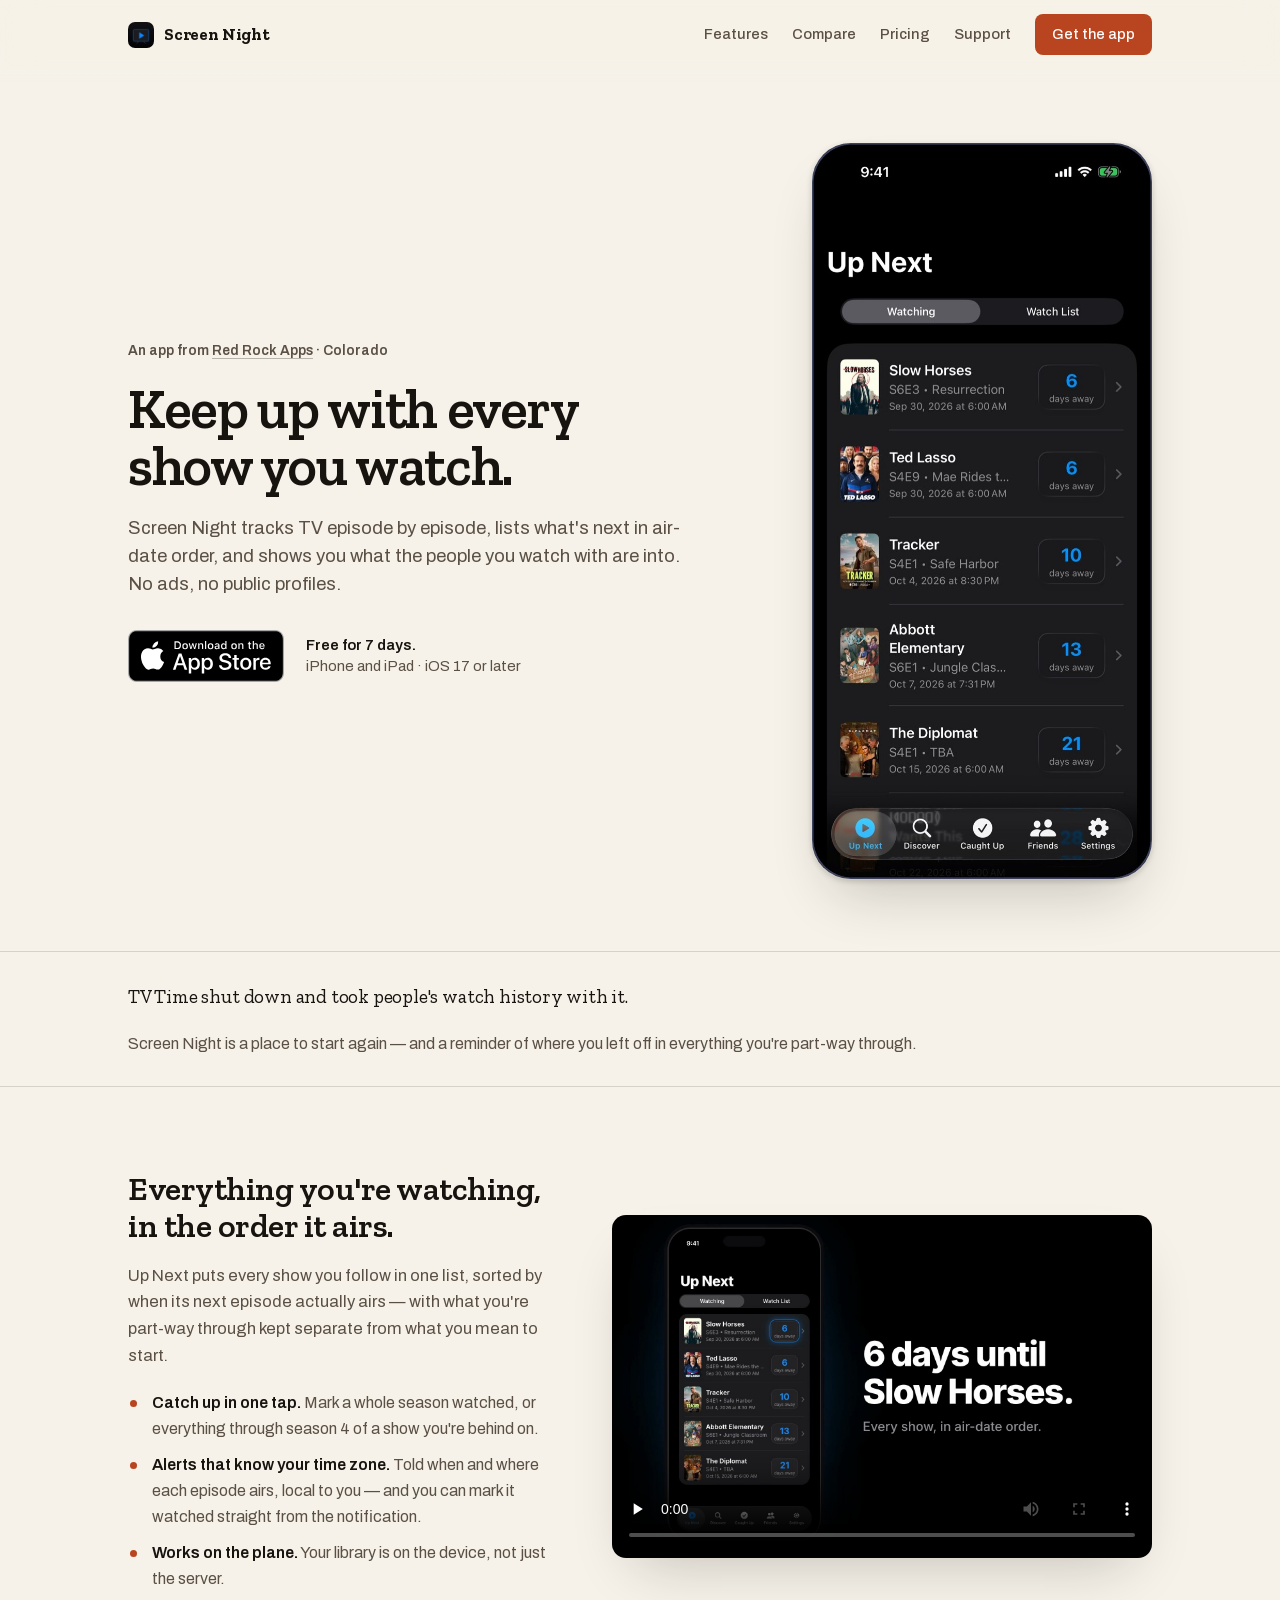
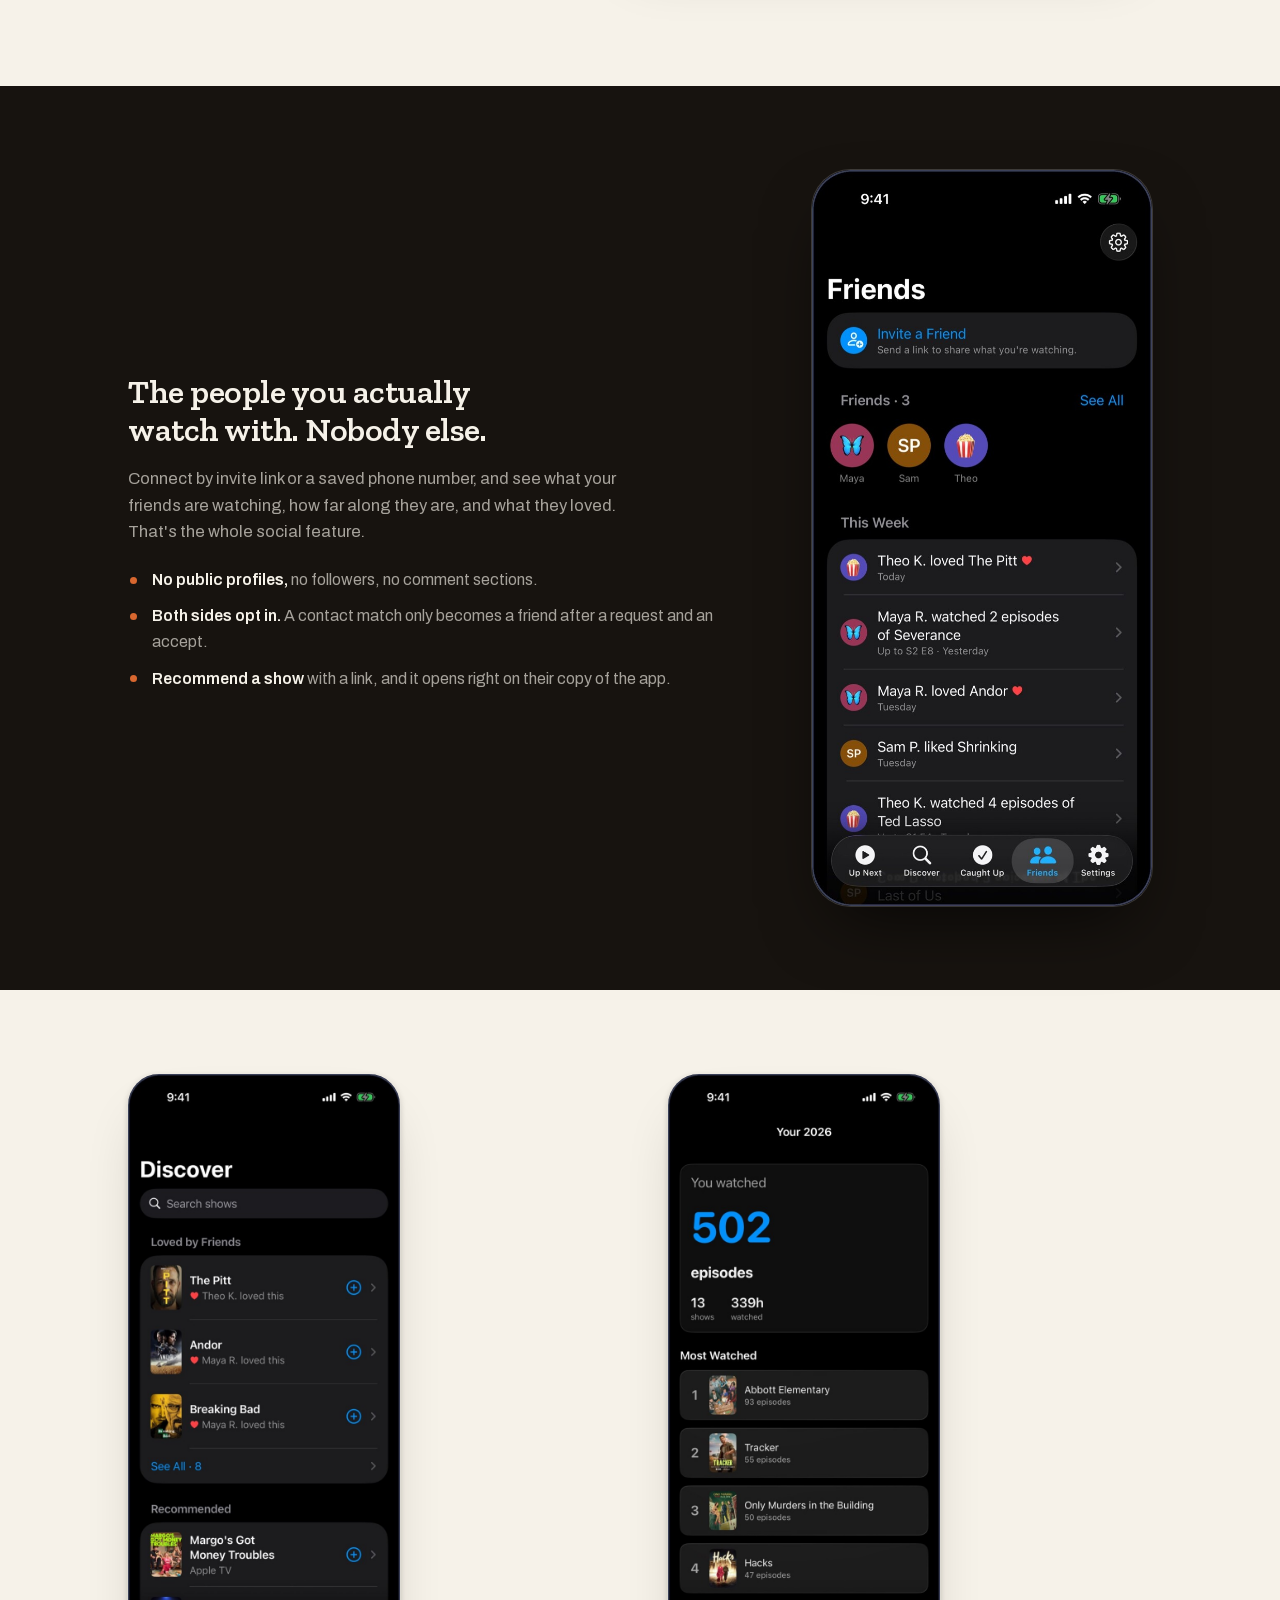
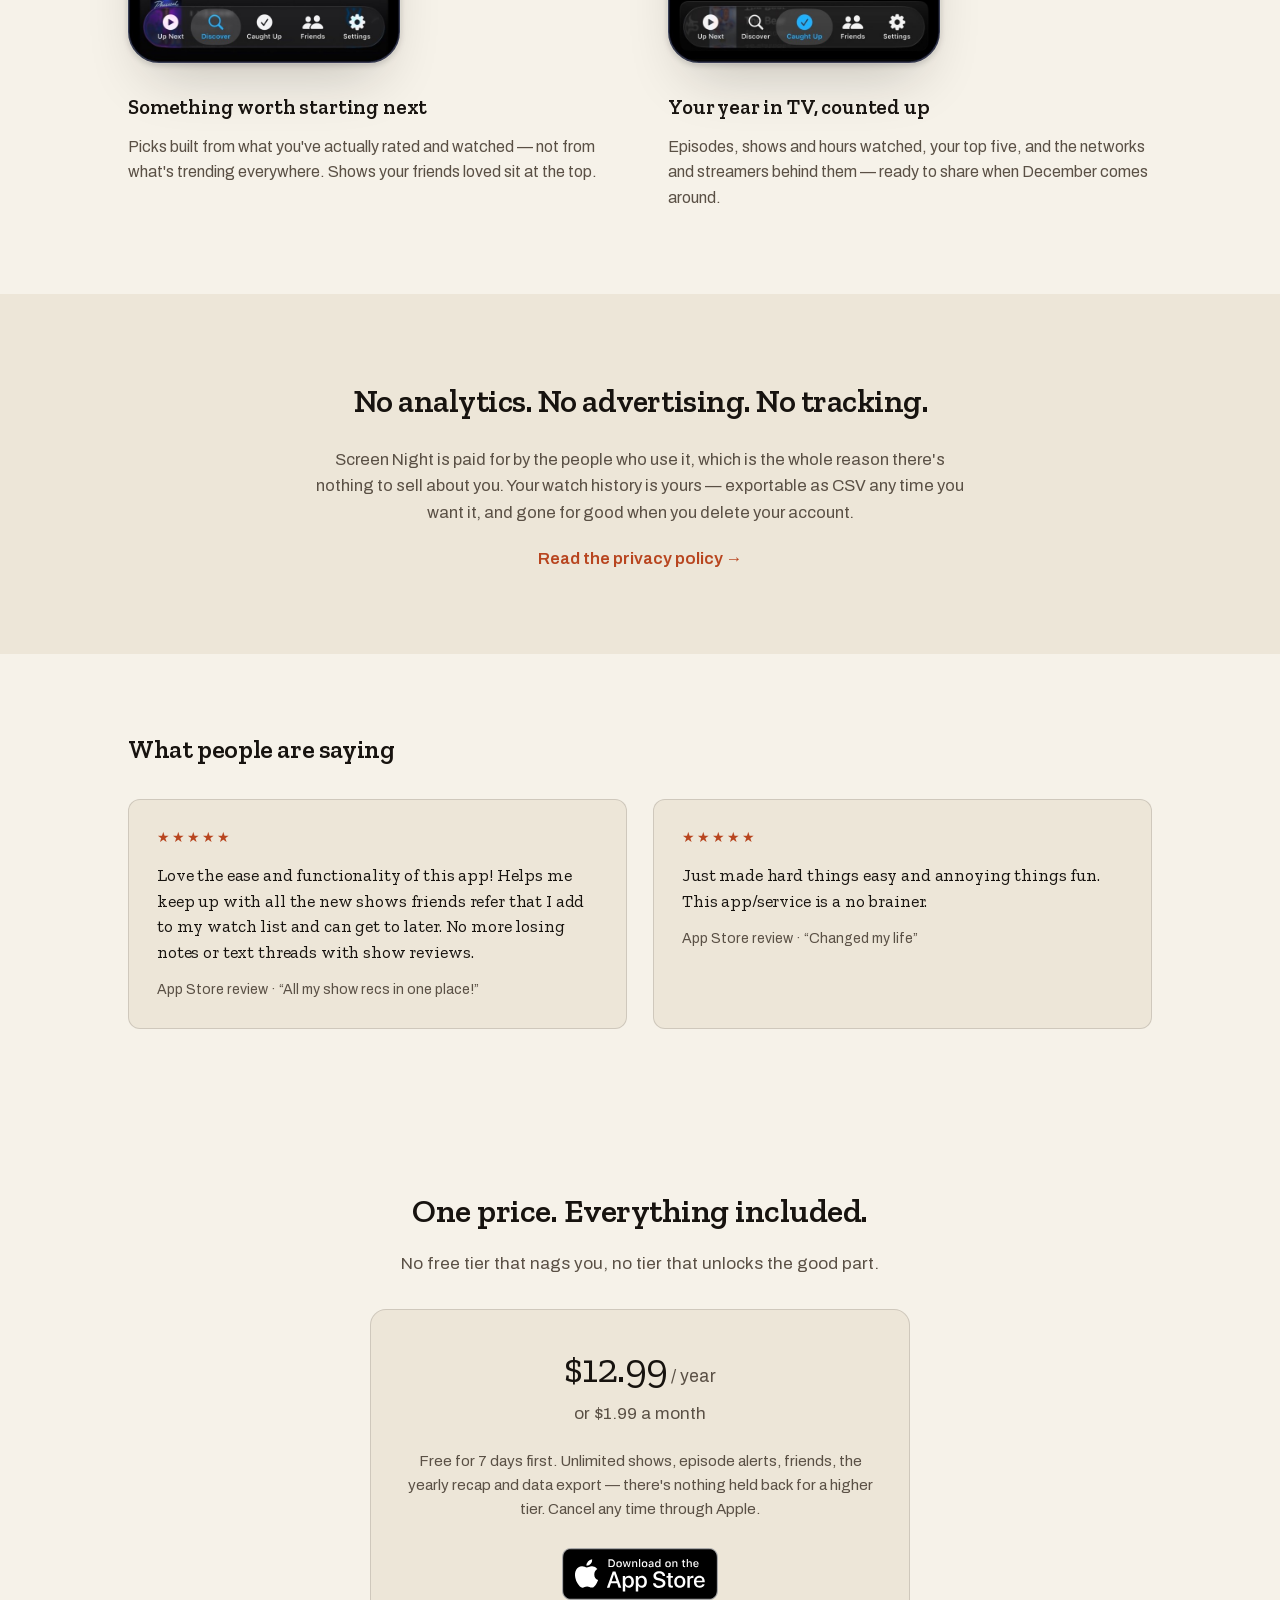
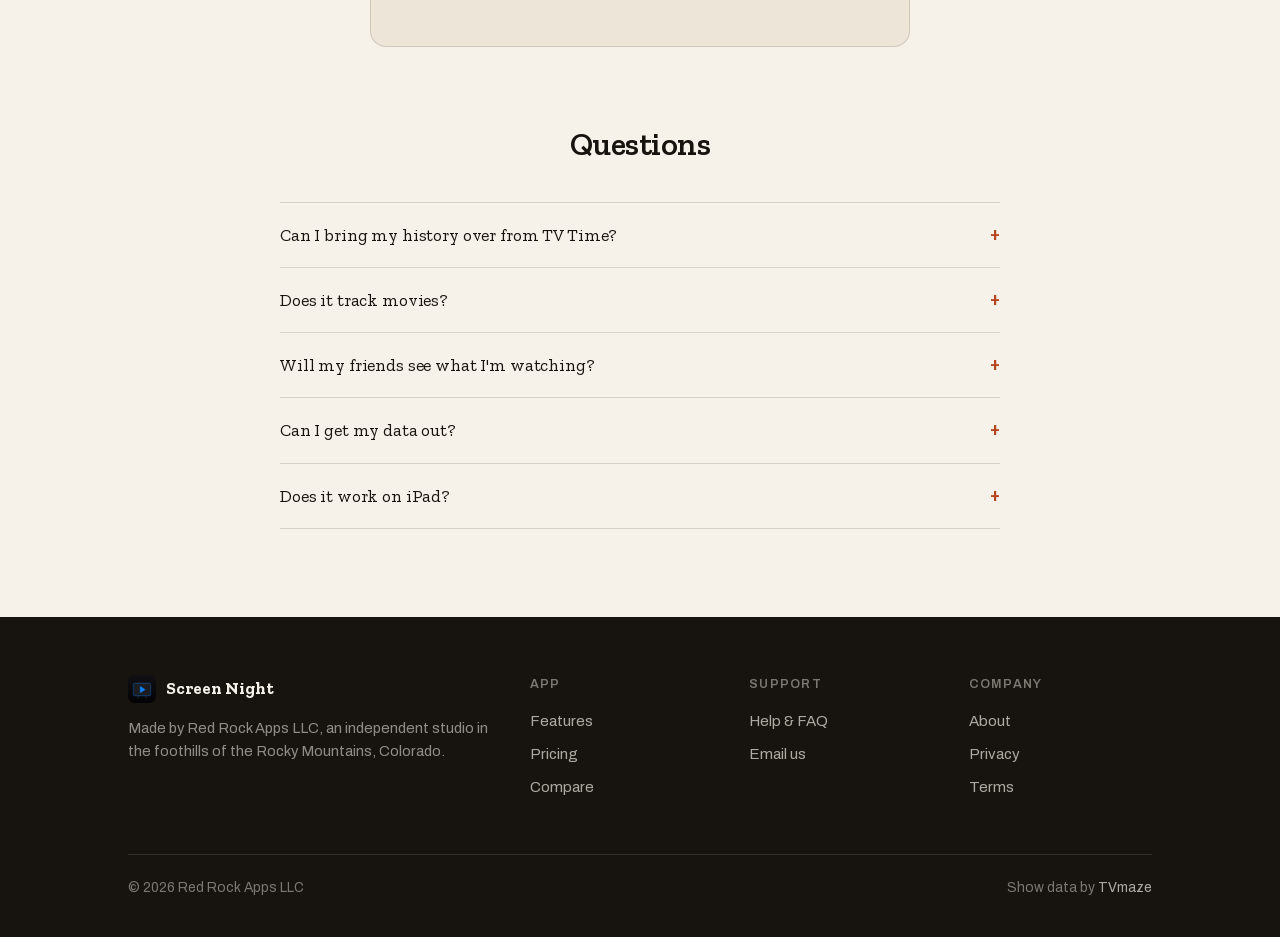
<file: index.html>
<!doctype html>
<html lang="en">
<head>
<meta charset="utf-8">
<meta name="viewport" content="width=device-width, initial-scale=1">
<title>Screen Night: TV show tracker for iPhone and iPad | Red Rock Apps</title>
<meta name="description" content="Screen Night is a TV show tracker for iPhone and iPad: Up Next, episode alerts and friends you choose. No ads. 7-day free trial, then $1.99 a month or $12.99 a year.">
<link rel="canonical" href="https://redrockappsllc.com/">
<meta name="apple-itunes-app" content="app-id=6811716971, affiliate-data=pt=129355858&amp;ct=web-home-banner&amp;mt=8">
<meta property="og:type" content="website">
<meta property="og:site_name" content="Red Rock Apps">
<meta property="og:url" content="https://redrockappsllc.com/">
<meta property="og:title" content="Screen Night: TV show tracker for iPhone and iPad">
<meta property="og:description" content="Every show's next episode in air-date order, episode-by-episode tracking, and what your friends are watching. No ads.">
<meta property="og:image" content="https://redrockappsllc.com/media/screen-night-launch.jpg">
<meta property="og:image:width" content="1920">
<meta property="og:image:height" content="1080">
<meta property="og:image:alt" content="Screen Night's Up Next screen on an iPhone.">
<meta name="twitter:card" content="summary_large_image">
<link rel="icon" type="image/png" sizes="32x32" href="/favicon-32.png">
<link rel="icon" type="image/png" sizes="16x16" href="/favicon-16.png">
<link rel="apple-touch-icon" href="/apple-touch-icon.png">
<link rel="stylesheet" href="/fonts/fonts.css">
<style>
  :root {
    --rock-950: #17130f;
    --rock-800: #2b241d;
    --rock-600: #5a5045;
    --sand-100: #ede6d8;
    --sand-50: #f6f2e9;
    --sienna: #b8451f;
    --sienna-dim: #9a3a19;
    --dusk: #47606c;

    --bg: var(--sand-50);
    --bg-raised: var(--sand-100);
    --ink: var(--rock-950);
    --ink-soft: var(--rock-600);
    --accent: var(--sienna);
    --accent-strong: var(--sienna-dim);
    --on-accent: #ffffff;
    --rule: color-mix(in srgb, var(--rock-950) 14%, transparent);
    --rule-strong: color-mix(in srgb, var(--rock-950) 28%, transparent);
    --shadow: color-mix(in srgb, var(--rock-950) 24%, transparent);
    /* the dark band: near-black on a light page, a lifted panel on a dark one */
    --band: var(--rock-950);
    --band-ink: var(--sand-50);
    --band-ink-soft: color-mix(in srgb, var(--sand-50) 64%, var(--rock-950));
    --band-accent: #d8672f;
  }

  @media (prefers-color-scheme: dark) {
    :root:not([data-theme="light"]) {
      --bg: var(--rock-950);
      --bg-raised: var(--rock-800);
      --ink: var(--sand-50);
      --ink-soft: color-mix(in srgb, var(--sand-50) 62%, var(--rock-950));
      --accent: #d8672f;
      --accent-strong: #e2814f;
      --on-accent: #17130f;
      --rule: color-mix(in srgb, var(--sand-50) 16%, transparent);
      --rule-strong: color-mix(in srgb, var(--sand-50) 30%, transparent);
      --shadow: color-mix(in srgb, black 55%, transparent);
      --band: var(--rock-800);
      --band-ink: var(--sand-50);
      --band-ink-soft: color-mix(in srgb, var(--sand-50) 62%, var(--rock-800));
      --band-accent: #e2814f;
    }
  }

  :root[data-theme="dark"] {
    --bg: var(--rock-950);
    --bg-raised: var(--rock-800);
    --ink: var(--sand-50);
    --ink-soft: color-mix(in srgb, var(--sand-50) 62%, var(--rock-950));
    --accent: #d8672f;
    --accent-strong: #e2814f;
    --on-accent: #17130f;
    --rule: color-mix(in srgb, var(--sand-50) 16%, transparent);
    --rule-strong: color-mix(in srgb, var(--sand-50) 30%, transparent);
    --shadow: color-mix(in srgb, black 55%, transparent);
    --band: var(--rock-800);
    --band-ink: var(--sand-50);
    --band-ink-soft: color-mix(in srgb, var(--sand-50) 62%, var(--rock-800));
    --band-accent: #e2814f;
  }

  * { box-sizing: border-box; }

  body {
    margin: 0;
    background: var(--bg);
    color: var(--ink);
    font-family: "Archivo", "Helvetica Neue", Arial, sans-serif;
    /* rem, not px, so the reader's own text-size setting still scales the page */
    font-size: 1.0625rem;
    line-height: 1.6;
    -webkit-font-smoothing: antialiased;
    font-optical-sizing: auto;
    /* no 300ms double-tap-zoom delay on the tap path */
    touch-action: manipulation;
  }

  h1, h2, h3 {
    font-family: "Zilla Slab", Georgia, serif;
    font-weight: 600;
    text-wrap: balance;
    margin: 0;
  }
  /* size-specific tracking: tighten as type grows, body stays at 0 */
  h1 { letter-spacing: -0.024em; }
  h2 { letter-spacing: -0.015em; }
  h3 { letter-spacing: -0.008em; }

  p { margin: 0; }
  a { color: var(--accent); }
  a:hover { color: var(--accent-strong); }
  a:focus-visible { outline: 2px solid var(--accent); outline-offset: 3px; }

  .wrap { max-width: 1080px; margin: 0 auto; padding: 0 28px; }
  .wrap-narrow { max-width: 720px; margin: 0 auto; padding: 0 28px; }

  /* ---------- Site nav: translucent chrome, content scrolls under ---------- */
  nav.site {
    position: sticky;
    top: 0;
    z-index: 20;
    background: color-mix(in srgb, var(--bg) 72%, transparent);
    backdrop-filter: blur(20px) saturate(180%);
    -webkit-backdrop-filter: blur(20px) saturate(180%);
  }
  /* scroll edge, not a hard rule: separation only where chrome overlaps content */
  nav.site::after {
    content: "";
    position: absolute;
    left: 0; right: 0; top: 100%;
    height: 14px;
    background: linear-gradient(to bottom, color-mix(in srgb, var(--bg) 65%, transparent), transparent);
    pointer-events: none;
  }
  nav.site .wrap { display: flex; align-items: center; gap: 26px; padding-top: 14px; padding-bottom: 14px; }
  .brand {
    display: flex; align-items: center; gap: 10px;
    font-family: "Zilla Slab", Georgia, serif; font-weight: 700; font-size: 1.05rem;
    color: var(--ink); text-decoration: none; letter-spacing: -0.01em;
  }
  .brand img { width: 26px; height: 26px; border-radius: 7px; display: block; }
  nav.site .links { margin-left: auto; display: flex; align-items: center; gap: 24px; }
  nav.site .links a {
    position: relative;
    font-size: 0.92rem; font-weight: 500; color: var(--ink-soft); text-decoration: none;
  }
  nav.site .links a:hover { color: var(--ink); }
  /* invisible hit padding: ~44px touch target without changing the visual box */
  nav.site .links a::before { content: ""; position: absolute; inset: -14px -8px; }
  .nav-cta {
    background: var(--accent); color: var(--on-accent) !important;
    padding: 9px 17px; border-radius: 8px; font-weight: 600; font-size: 0.9rem !important;
  }
  .nav-cta:hover { background: var(--accent-strong); color: var(--on-accent) !important; }
  @media (max-width: 760px) { nav.site .links a.hide-sm { display: none; } }

  /* ---------- Press feedback: instant, on press, not on release ---------- */
  .badge-link, nav.site .links a, .brand, .foot-col a, .faq summary {
    -webkit-tap-highlight-color: transparent;
  }
  @media (prefers-reduced-motion: no-preference) {
    .badge-link, nav.site .links a, .brand, .foot-col a {
      transition: transform 100ms ease-out, color 100ms ease-out, background 150ms ease;
    }
    .badge-link:active, nav.site .links a:active, .brand:active, .foot-col a:active {
      transform: scale(0.97);
    }
  }

  /* ---------- Hero ---------- */
  .hero { padding: 74px 0 0; }
  .hero-grid { display: flex; flex-wrap: wrap; gap: 56px; align-items: center; }
  .hero-copy { flex: 999 1 420px; min-width: 0; }
  .eyebrow { font-size: 0.86rem; font-weight: 600; color: var(--ink-soft); margin-bottom: 18px; }
  .eyebrow a { color: var(--ink-soft); text-decoration: none; border-bottom: 1px solid var(--rule-strong); }
  .eyebrow a:hover { color: var(--accent); border-bottom-color: var(--accent); }
  .hero h1 { font-size: clamp(2.4rem, 4.6vw, 3.5rem); line-height: 1.03; }
  .hero .lede { margin-top: 20px; font-size: 1.16rem; line-height: 1.5; color: var(--ink-soft); max-width: 30em; }
  .cta-row { margin-top: 32px; display: flex; align-items: center; gap: 22px; flex-wrap: wrap; }
  .cta-sub { font-size: 0.92rem; color: var(--ink-soft); line-height: 1.45; }
  .cta-sub strong { color: var(--ink); font-weight: 600; }

  /* App Store badge — Apple's own artwork, black on light, white on dark */
  .badge-link { display: inline-block; }
  .badge-link img { display: block; height: 52px; width: auto; }
  /* specificity must beat `.badge-link img`, hence img.badge-* */
  .badge-link img.badge-light { display: block; }
  .badge-link img.badge-dark { display: none; }
  @media (prefers-color-scheme: dark) {
    :root:not([data-theme="light"]) .badge-link img.badge-light { display: none; }
    :root:not([data-theme="light"]) .badge-link img.badge-dark { display: block; }
  }
  :root[data-theme="dark"] .badge-link img.badge-light { display: none; }
  :root[data-theme="dark"] .badge-link img.badge-dark { display: block; }

  /* Phone shots. The screenshots carry the device and its bezel themselves, so
     there is no CSS frame around them - a second frame around the first was
     what made the screens look small. The radius is a percentage pair so it
     stays circular and keeps matching the device's own corner at any width:
     the corner measures 75px on a 658x1424 image, so 75/658 by 75/1424. */
  .phone { width: 100%; max-width: 340px; margin: 0 auto; }
  .phone img {
    display: block; width: 100%; height: auto;
    border-radius: 11.4% / 5.3%;
    /* The hairline gives the device a silhouette wherever the background is as
       dark as its own bezel - on the dark band, and on the whole page in dark
       mode - where a drop shadow alone is invisible. box-shadow is used rather
       than outline because it reliably follows the border-radius. */
    box-shadow: 0 0 0 1px rgba(255,255,255,0.13),
                0 30px 60px -22px var(--shadow), 0 2px 6px rgba(0,0,0,0.18);
  }
  .hero-shot { flex: 1 1 340px; display: flex; justify-content: center; }

  /* ---------- Wedge strip ---------- */
  .wedge { margin-top: 72px; border-top: 1px solid var(--rule); border-bottom: 1px solid var(--rule); padding: 30px 0; }
  .wedge .wrap { display: flex; gap: 18px; align-items: baseline; flex-wrap: wrap; }
  .wedge .lead { font-family: "Zilla Slab", Georgia, serif; font-size: 1.2rem; letter-spacing: -0.01em; }
  .wedge .after { color: var(--ink-soft); font-size: 1rem; }

  /* ---------- Feature rows ---------- */
  .feature { padding: 84px 0; }
  /* clear the sticky nav when the #features / #pricing links jump here */
  #features, #pricing { scroll-margin-top: 84px; }
  .feature-grid { display: flex; flex-wrap: wrap; gap: 60px; align-items: center; }
  .feature-grid.flip { flex-wrap: wrap-reverse; }
  .feature-copy { flex: 999 1 400px; min-width: 0; }
  .feature-shot { flex: 1 1 340px; display: flex; justify-content: center; }
  .feature h2 { font-size: clamp(1.7rem, 2.6vw, 2.15rem); line-height: 1.12; }
  .feature .body { margin-top: 16px; font-size: 1.04rem; color: var(--ink-soft); max-width: 32em; }
  .feature ul { margin: 22px 0 0; padding: 0; list-style: none; }
  .feature li { position: relative; padding-left: 24px; margin-bottom: 11px; color: var(--ink-soft); font-size: 1rem; }
  .feature li::before {
    content: ""; position: absolute; left: 2px; top: 0.62em;
    width: 7px; height: 7px; border-radius: 50%; background: var(--accent);
  }
  .feature li strong { color: var(--ink); font-weight: 600; }

  /* dark band */
  .band-dark {
    background: var(--band);
    --ink: var(--band-ink);
    --ink-soft: var(--band-ink-soft);
    --accent: var(--band-accent);
    color: var(--band-ink);
  }
  .band-dark .phone img {
    box-shadow: 0 0 0 1px rgba(255,255,255,0.17), 0 30px 70px -24px rgba(0,0,0,0.75);
  }

  /* video */
  .video-frame {
    width: 100%; border-radius: 14px; overflow: hidden; background: #000;
    border: 1px solid var(--rule);
    box-shadow: 0 26px 56px -24px var(--shadow);
  }
  .video-frame video { display: block; width: 100%; height: auto; }
  .feature-video { flex: 1 1 540px; min-width: 0; }

  /* two-up */
  .twoup { display: flex; flex-wrap: wrap; gap: 56px; }
  .twoup-item { flex: 1 1 320px; min-width: 0; }
  .twoup-item .phone { max-width: 272px; margin: 0; }
  .twoup-item h3 { margin-top: 28px; font-size: 1.28rem; }
  .twoup-item p { margin-top: 10px; color: var(--ink-soft); font-size: 1rem; max-width: 30em; }

  /* ---------- Privacy band ---------- */
  .privacy-band { padding: 82px 0; background: var(--bg-raised); text-align: center; }
  .privacy-band h2 { font-size: clamp(1.6rem, 2.5vw, 2.05rem); }
  .privacy-band p { margin-top: 18px; color: var(--ink-soft); font-size: 1.04rem; }
  .privacy-band .more { margin-top: 20px; }
  .privacy-band .more a { text-decoration: none; font-weight: 600; }

  /* ---------- Reviews ---------- */
  .reviews { padding: 76px 0; }
  .reviews h2 { font-size: 1.6rem; margin-bottom: 28px; }
  .reviews-grid { display: flex; flex-wrap: wrap; gap: 26px; }
  .quote {
    flex: 1 1 320px; background: var(--bg-raised); border: 1px solid var(--rule);
    border-radius: 12px; padding: 26px 28px;
  }
  .stars { color: var(--accent); letter-spacing: 0.14em; font-size: 0.9rem; }
  .quote blockquote {
    margin: 14px 0 0; font-family: "Zilla Slab", Georgia, serif;
    font-size: 1.1rem; line-height: 1.45; letter-spacing: -0.008em;
  }
  .quote cite { display: block; margin-top: 14px; font-style: normal; font-size: 0.88rem; color: var(--ink-soft); }

  /* ---------- Pricing ---------- */
  .pricing { padding: 80px 0 56px; text-align: center; }
  .pricing h2 { font-size: clamp(1.7rem, 2.6vw, 2.1rem); }
  .pricing .sub { margin-top: 12px; color: var(--ink-soft); }
  .price-card {
    max-width: 540px; margin: 32px auto 0;
    border: 1px solid var(--rule); border-radius: 16px; padding: 38px 36px; background: var(--bg-raised);
  }
  .price-main { font-family: "Zilla Slab", Georgia, serif; font-size: 2.6rem; letter-spacing: -0.02em; line-height: 1; }
  .price-main .per { font-size: 1.1rem; letter-spacing: 0; font-family: "Archivo", sans-serif; color: var(--ink-soft); }
  .price-alt { margin-top: 10px; color: var(--ink-soft); }
  .price-note { margin-top: 22px; font-size: 0.95rem; color: var(--ink-soft); }
  .price-card .badge-link { margin-top: 26px; }
  .price-card .badge-link img { margin: 0 auto; }

  /* ---------- FAQ ---------- */
  .faq { padding: 16px 0 88px; }
  .faq h2 { font-size: clamp(1.6rem, 2.5vw, 2rem); text-align: center; }
  .faq-list { max-width: 720px; margin: 32px auto 0; border-top: 1px solid var(--rule); }
  .faq details { border-bottom: 1px solid var(--rule); }
  .faq summary {
    cursor: pointer; padding: 18px 0; list-style: none;
    font-family: "Zilla Slab", Georgia, serif; font-size: 1.1rem; letter-spacing: -0.008em;
    display: flex; justify-content: space-between; gap: 16px; align-items: center;
  }
  .faq summary::-webkit-details-marker { display: none; }
  .faq summary::after { content: "+"; color: var(--accent); font-family: "Archivo", sans-serif; font-weight: 600; }
  .faq details[open] summary::after { content: "\2013"; }
  .faq .answer { padding: 0 0 20px; color: var(--ink-soft); max-width: 62ch; }

  /* ---------- Footer ---------- */
  footer { background: var(--rock-950); color: var(--sand-50); padding: 58px 0 38px; }
  footer a { color: rgba(246,242,233,0.68); text-decoration: none; }
  footer a:hover { color: #d8672f; }
  .foot-grid { display: flex; flex-wrap: wrap; gap: 36px; }
  .foot-about { flex: 1.6 1 280px; min-width: 0; }
  .foot-brand { display: flex; align-items: center; gap: 10px; font-family: "Zilla Slab", Georgia, serif; font-weight: 700; color: var(--sand-50); }
  .foot-brand img { width: 28px; height: 28px; border-radius: 7px; }
  .foot-tag { margin-top: 14px; font-size: 0.92rem; color: rgba(246,242,233,0.55); max-width: 26em; line-height: 1.55; }
  .foot-col { flex: 1 1 130px; }
  .foot-col h2 {
    font-family: "Archivo", sans-serif; font-size: 0.78rem; text-transform: uppercase; letter-spacing: 0.1em;
    color: rgba(246,242,233,0.45); margin: 0 0 14px; font-weight: 600;
  }
  .foot-col ul { margin: 0; padding: 0; list-style: none; }
  .foot-col li { margin-bottom: 9px; font-size: 0.94rem; }
  .foot-col a { position: relative; }
  .foot-col a::before { content: ""; position: absolute; inset: -12px -8px; }
  .foot-bottom {
    margin-top: 46px; padding-top: 22px; border-top: 1px solid rgba(246,242,233,0.12);
    display: flex; justify-content: space-between; gap: 14px; flex-wrap: wrap;
    font-size: 0.86rem; color: rgba(246,242,233,0.45);
  }

  /* ---------- Transparency and contrast preferences ---------- */
  @media (prefers-reduced-transparency: reduce) {
    nav.site {
      background: var(--bg);
      backdrop-filter: none;
      -webkit-backdrop-filter: none;
      border-bottom: 1px solid var(--rule);
    }
    nav.site::after { display: none; }
  }
  @media (prefers-contrast: more) {
    nav.site {
      background: var(--bg);
      backdrop-filter: none;
      -webkit-backdrop-filter: none;
      border-bottom: 1px solid var(--ink);
    }
    nav.site::after { display: none; }
  }

  @media (max-width: 860px) {
    .hero { padding-top: 56px; }
    .feature { padding: 62px 0; }
    .feature-grid.flip { flex-wrap: wrap; }
  }
</style>
<script type="application/ld+json">
{
  "@context": "https://schema.org",
  "@graph": [
    {
      "@type": "Organization",
      "@id": "https://redrockappsllc.com/#organization",
      "name": "Red Rock Apps",
      "legalName": "Red Rock Apps LLC",
      "url": "https://redrockappsllc.com/",
      "logo": "https://redrockappsllc.com/apple-touch-icon.png",
      "email": "mike@redrockappsllc.com",
      "description": "An independent software studio in Colorado that makes Screen Night, a TV show tracker for iPhone and iPad.",
      "address": { "@type": "PostalAddress", "addressRegion": "CO", "addressCountry": "US" },
      "sameAs": [ "https://apps.apple.com/us/developer/red-rock-apps-llc/id6811716973" ]
    },
    {
      "@type": "WebSite",
      "@id": "https://redrockappsllc.com/#website",
      "name": "Red Rock Apps",
      "alternateName": "Red Rock Apps LLC",
      "url": "https://redrockappsllc.com/",
      "publisher": { "@id": "https://redrockappsllc.com/#organization" }
    },
    {
      "@type": "MobileApplication",
      "@id": "https://redrockappsllc.com/#screen-night",
      "name": "Screen Night",
      "alternateName": "Screen Night: TV Show Tracker",
      "description": "Track TV shows episode by episode on iPhone and iPad. Up Next lists every show's next episode in air-date order, Friends shows what the people you connect with are watching and loved, and a yearly recap counts your episodes and hours. No ads. 7-day free trial, then $1.99 a month or $12.99 a year.",
      "operatingSystem": "iOS 17.0 or later",
      "availableOnDevice": ["iPhone", "iPad"],
      "applicationCategory": "EntertainmentApplication",
      "contentRating": "13+",
      "url": "https://redrockappsllc.com/",
      "downloadUrl": "https://apps.apple.com/us/app/screen-night-tv-show-tracker/id6811716971",
      "sameAs": [ "https://apps.apple.com/us/app/screen-night-tv-show-tracker/id6811716971" ],
      "image": "https://redrockappsllc.com/media/screen-night-launch.jpg",
      "screenshot": [
        "https://redrockappsllc.com/media/screen-night-up-next.jpg",
        "https://redrockappsllc.com/media/screen-night-friends.jpg",
        "https://redrockappsllc.com/media/screen-night-discover.jpg",
        "https://redrockappsllc.com/media/screen-night-your-viewing.jpg"
      ],
      "publisher": { "@id": "https://redrockappsllc.com/#organization" },
      "author": { "@id": "https://redrockappsllc.com/#organization" },
      "offers": [
        {
          "@type": "Offer",
          "name": "Screen Night monthly subscription",
          "description": "7-day free trial, then $1.99 a month. Renews automatically until cancelled.",
          "price": "1.99",
          "priceCurrency": "USD",
          "url": "https://apps.apple.com/us/app/screen-night-tv-show-tracker/id6811716971"
        },
        {
          "@type": "Offer",
          "name": "Screen Night yearly subscription",
          "description": "7-day free trial, then $12.99 a year. Renews automatically until cancelled.",
          "price": "12.99",
          "priceCurrency": "USD",
          "url": "https://apps.apple.com/us/app/screen-night-tv-show-tracker/id6811716971"
        }
      ]
    }
  ]
}
</script>
</head>
<body>

<nav class="site">
  <div class="wrap">
    <a class="brand" href="/"><img src="/media/caught-up-icon-512.png" alt="">Screen Night</a>
    <div class="links">
      <a href="#features" class="hide-sm">Features</a>
      <a href="/compare/" class="hide-sm">Compare</a>
      <a href="#pricing" class="hide-sm">Pricing</a>
      <a href="/support/" class="hide-sm">Support</a>
      <a class="nav-cta" href="https://apps.apple.com/app/apple-store/id6811716971?pt=129355858&amp;ct=web-nav&amp;mt=8">Get the app</a>
    </div>
  </div>
</nav>

<header class="hero">
  <div class="wrap">
    <div class="hero-grid">
      <div class="hero-copy">
        <p class="eyebrow">An app from <a href="/about/">Red Rock Apps</a> &middot; Colorado</p>
        <h1>Keep up with every show you watch.</h1>
        <p class="lede">Screen Night tracks TV episode by episode, lists what's next in air-date order, and shows you what the people you watch with are into. No ads, no public profiles.</p>
        <div class="cta-row">
          <a class="badge-link" href="https://apps.apple.com/app/apple-store/id6811716971?pt=129355858&amp;ct=web-home&amp;mt=8">
            <img class="badge-light" src="/media/badge/app-store-badge-black.svg" width="166" height="52" alt="Download Screen Night on the App Store">
            <img class="badge-dark" src="/media/badge/app-store-badge-white.svg" width="166" height="52" alt="Download Screen Night on the App Store">
          </a>
          <p class="cta-sub"><strong>Free for 7 days.</strong><br>iPhone and iPad &middot; iOS 17 or later</p>
        </div>
      </div>
      <div class="hero-shot">
        <div class="phone">
          <img src="/media/screen-night-up-next.jpg" width="658" height="1424" alt="Screen Night's Up Next screen, listing each show with its next episode and how many days away it is.">
        </div>
      </div>
    </div>
  </div>
</header>

<div class="wedge">
  <div class="wrap">
    <p class="lead">TV Time shut down and took people's watch history with it.</p>
    <p class="after">Screen Night is a place to start again &mdash; and a reminder of where you left off in everything you're part-way through.</p>
  </div>
</div>

<section class="feature" id="features">
  <div class="wrap">
    <div class="feature-grid">
      <div class="feature-copy">
        <h2>Everything you're watching, in the order it airs.</h2>
        <p class="body">Up Next puts every show you follow in one list, sorted by when its next episode actually airs &mdash; with what you're part-way through kept separate from what you mean to start.</p>
        <ul>
          <li><strong>Catch up in one tap.</strong> Mark a whole season watched, or everything through season 4 of a show you're behind on.</li>
          <li><strong>Alerts that know your time zone.</strong> Told when and where each episode airs, local to you &mdash; and you can mark it watched straight from the notification.</li>
          <li><strong>Works on the plane.</strong> Your library is on the device, not just the server.</li>
        </ul>
      </div>
      <div class="feature-video">
        <div class="video-frame">
          <video controls playsinline preload="none" poster="/media/screen-night-launch-poster.jpg" width="1680" height="1066">
            <source src="/media/screen-night-launch.mp4" type="video/mp4">
            <a href="/media/screen-night-launch.mp4">Watch the Screen Night video</a>
          </video>
        </div>
      </div>
    </div>
  </div>
</section>

<section class="feature band-dark">
  <div class="wrap">
    <div class="feature-grid flip">
      <div class="feature-copy">
        <h2>The people you actually watch with. Nobody else.</h2>
        <p class="body">Connect by invite link or a saved phone number, and see what your friends are watching, how far along they are, and what they loved. That's the whole social feature.</p>
        <ul>
          <li><strong>No public profiles,</strong> no followers, no comment sections.</li>
          <li><strong>Both sides opt in.</strong> A contact match only becomes a friend after a request and an accept.</li>
          <li><strong>Recommend a show</strong> with a link, and it opens right on their copy of the app.</li>
        </ul>
      </div>
      <div class="feature-shot">
        <div class="phone">
          <img src="/media/screen-night-friends.jpg" width="658" height="1424" loading="lazy" alt="Screen Night's Friends tab, showing what friends watched and loved this week.">
        </div>
      </div>
    </div>
  </div>
</section>

<section class="feature">
  <div class="wrap">
    <div class="twoup">
      <div class="twoup-item">
        <div class="phone">
          <img src="/media/screen-night-discover.jpg" width="658" height="1424" loading="lazy" alt="Screen Night's Discover screen, showing shows friends loved and personal recommendations.">
        </div>
        <h3>Something worth starting next</h3>
        <p>Picks built from what you've actually rated and watched &mdash; not from what's trending everywhere. Shows your friends loved sit at the top.</p>
      </div>
      <div class="twoup-item">
        <div class="phone">
          <img src="/media/screen-night-your-viewing.jpg" width="658" height="1424" loading="lazy" alt="Screen Night's yearly recap, showing episodes, shows and hours watched this year.">
        </div>
        <h3>Your year in TV, counted up</h3>
        <p>Episodes, shows and hours watched, your top five, and the networks and streamers behind them &mdash; ready to share when December comes around.</p>
      </div>
    </div>
  </div>
</section>

<section class="privacy-band">
  <div class="wrap-narrow">
    <h2>No analytics. No advertising. No tracking.</h2>
    <p>Screen Night is paid for by the people who use it, which is the whole reason there's nothing to sell about you. Your watch history is yours &mdash; exportable as CSV any time you want it, and gone for good when you delete your account.</p>
    <p class="more"><a href="/privacy/">Read the privacy policy &rarr;</a></p>
  </div>
</section>

<section class="reviews">
  <div class="wrap">
    <h2>What people are saying</h2>
    <div class="reviews-grid">
      <div class="quote">
        <p class="stars" aria-label="Five out of five stars">&#9733;&#9733;&#9733;&#9733;&#9733;</p>
        <blockquote>Love the ease and functionality of this app! Helps me keep up with all the new shows friends refer that I add to my watch list and can get to later. No more losing notes or text threads with show reviews.</blockquote>
        <cite>App Store review &middot; &ldquo;All my show recs in one place!&rdquo;</cite>
      </div>
      <div class="quote">
        <p class="stars" aria-label="Five out of five stars">&#9733;&#9733;&#9733;&#9733;&#9733;</p>
        <blockquote>Just made hard things easy and annoying things fun. This app/service is a no brainer.</blockquote>
        <cite>App Store review &middot; &ldquo;Changed my life&rdquo;</cite>
      </div>
    </div>
  </div>
</section>

<section class="pricing" id="pricing">
  <div class="wrap">
    <h2>One price. Everything included.</h2>
    <p class="sub">No free tier that nags you, no tier that unlocks the good part.</p>
    <div class="price-card">
      <p class="price-main">$12.99<span class="per"> / year</span></p>
      <p class="price-alt">or $1.99 a month</p>
      <p class="price-note">Free for 7 days first. Unlimited shows, episode alerts, friends, the yearly recap and data export &mdash; there's nothing held back for a higher tier. Cancel any time through Apple.</p>
      <a class="badge-link" href="https://apps.apple.com/app/apple-store/id6811716971?pt=129355858&amp;ct=web-pricing&amp;mt=8">
        <img class="badge-light" src="/media/badge/app-store-badge-black.svg" width="160" height="50" alt="Download Screen Night on the App Store">
        <img class="badge-dark" src="/media/badge/app-store-badge-white.svg" width="160" height="50" alt="Download Screen Night on the App Store">
      </a>
    </div>
  </div>
</section>

<section class="faq">
  <div class="wrap">
    <h2>Questions</h2>
    <div class="faq-list">
      <details>
        <summary>Can I bring my history over from TV Time?</summary>
        <div class="answer">Not automatically &mdash; TV Time's export is gone. Add your shows, then use <strong>Mark Watched Through Season X</strong> to set where you are in each one. It takes a few minutes, not an evening.</div>
      </details>
      <details>
        <summary>Does it track movies?</summary>
        <div class="answer">No. Screen Night is TV only, deliberately. If you want both in one app, <a href="/compare/">the comparison page</a> says which one to use instead.</div>
      </details>
      <details>
        <summary>Will my friends see what I'm watching?</summary>
        <div class="answer">Only the people you've connected with by invite link or a mutual contact match, and only after you both agree. There are no public profiles, no followers, and you can pause sharing at any time.</div>
      </details>
      <details>
        <summary>Can I get my data out?</summary>
        <div class="answer">Yes. Settings &rarr; Your Data exports your watchlist, watched episodes and ratings as CSV files you can open in Numbers or Excel.</div>
      </details>
      <details>
        <summary>Does it work on iPad?</summary>
        <div class="answer">Yes &mdash; iPhone and iPad, one subscription, iOS 17 or later.</div>
      </details>
    </div>
  </div>
</section>

<footer>
  <div class="wrap">
    <div class="foot-grid">
      <div class="foot-about">
        <div class="foot-brand"><img src="/media/caught-up-icon-512.png" alt="">Screen Night</div>
        <p class="foot-tag">Made by Red Rock Apps LLC, an independent studio in the foothills of the Rocky Mountains, Colorado.</p>
      </div>
      <div class="foot-col">
        <h2>App</h2>
        <ul>
          <li><a href="#features">Features</a></li>
          <li><a href="#pricing">Pricing</a></li>
          <li><a href="/compare/">Compare</a></li>
        </ul>
      </div>
      <div class="foot-col">
        <h2>Support</h2>
        <ul>
          <li><a href="/support/">Help &amp; FAQ</a></li>
          <li><a href="mailto:mike@redrockappsllc.com">Email us</a></li>
        </ul>
      </div>
      <div class="foot-col">
        <h2>Company</h2>
        <ul>
          <li><a href="/about/">About</a></li>
          <li><a href="/privacy/">Privacy</a></li>
          <li><a href="/terms/">Terms</a></li>
        </ul>
      </div>
    </div>
    <div class="foot-bottom">
      <span>&copy; 2026 Red Rock Apps LLC</span>
      <span>Show data by <a href="https://www.tvmaze.com/">TVmaze</a></span>
    </div>
  </div>
</footer>

</body>
</html>
</file>
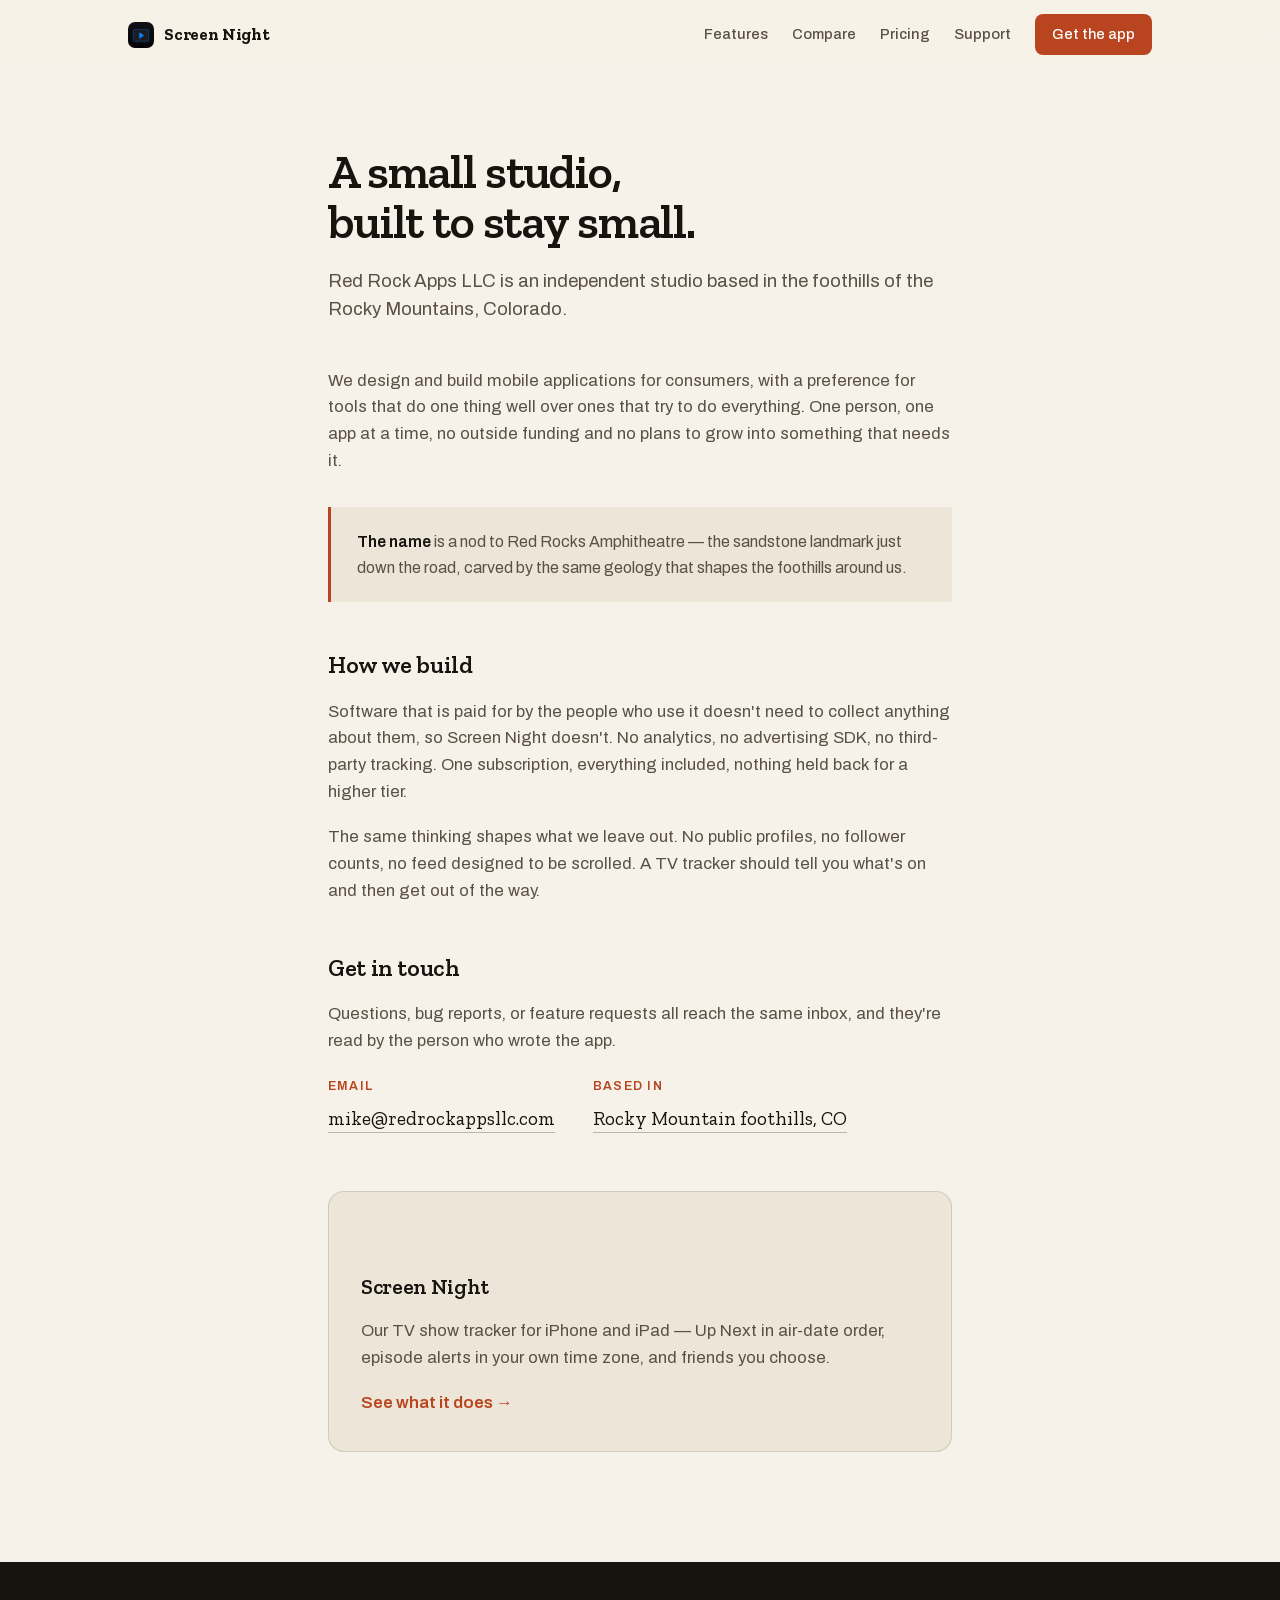
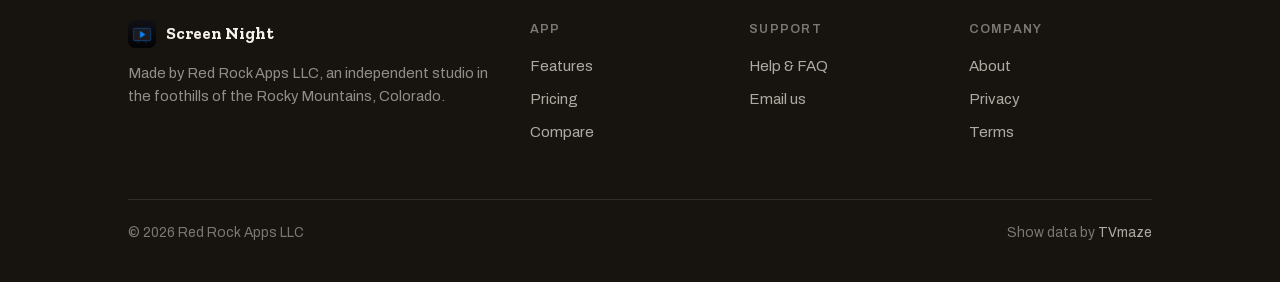
<file: about/index.html>
<!doctype html>
<html lang="en">
<head>
<meta charset="utf-8">
<meta name="viewport" content="width=device-width, initial-scale=1">
<title>About Red Rock Apps &mdash; the studio behind Screen Night</title>
<meta name="description" content="Red Rock Apps LLC is an independent software studio in the foothills of the Rocky Mountains, Colorado, and the maker of Screen Night.">
<link rel="canonical" href="https://redrockappsllc.com/about/">
<meta property="og:type" content="website">
<meta property="og:site_name" content="Red Rock Apps">
<meta property="og:url" content="https://redrockappsllc.com/about/">
<meta property="og:title" content="About Red Rock Apps">
<meta property="og:description" content="An independent software studio in the foothills of the Rocky Mountains, Colorado, and the maker of Screen Night.">
<meta property="og:image" content="https://redrockappsllc.com/media/screen-night-launch.jpg">
<meta name="twitter:card" content="summary_large_image">
<link rel="icon" type="image/png" sizes="32x32" href="/favicon-32.png">
<link rel="icon" type="image/png" sizes="16x16" href="/favicon-16.png">
<link rel="apple-touch-icon" href="/apple-touch-icon.png">
<link rel="stylesheet" href="/fonts/fonts.css">
<style>
  :root {
    --rock-950: #17130f;
    --rock-800: #2b241d;
    --rock-600: #5a5045;
    --sand-100: #ede6d8;
    --sand-50: #f6f2e9;
    --sienna: #b8451f;
    --sienna-dim: #9a3a19;

    --bg: var(--sand-50);
    --bg-raised: var(--sand-100);
    --ink: var(--rock-950);
    --ink-soft: var(--rock-600);
    --accent: var(--sienna);
    --accent-strong: var(--sienna-dim);
    --on-accent: #ffffff;
    --rule: color-mix(in srgb, var(--rock-950) 14%, transparent);
    --rule-strong: color-mix(in srgb, var(--rock-950) 28%, transparent);
  }

  @media (prefers-color-scheme: dark) {
    :root:not([data-theme="light"]) {
      --bg: var(--rock-950);
      --bg-raised: var(--rock-800);
      --ink: var(--sand-50);
      --ink-soft: color-mix(in srgb, var(--sand-50) 62%, var(--rock-950));
      --accent: #d8672f;
      --accent-strong: #e2814f;
      --on-accent: #17130f;
      --rule: color-mix(in srgb, var(--sand-50) 16%, transparent);
      --rule-strong: color-mix(in srgb, var(--sand-50) 30%, transparent);
    }
  }

  :root[data-theme="dark"] {
    --bg: var(--rock-950);
    --bg-raised: var(--rock-800);
    --ink: var(--sand-50);
    --ink-soft: color-mix(in srgb, var(--sand-50) 62%, var(--rock-950));
    --accent: #d8672f;
    --accent-strong: #e2814f;
    --on-accent: #17130f;
    --rule: color-mix(in srgb, var(--sand-50) 16%, transparent);
    --rule-strong: color-mix(in srgb, var(--sand-50) 30%, transparent);
  }

  * { box-sizing: border-box; }

  body {
    margin: 0;
    background: var(--bg);
    color: var(--ink);
    font-family: "Archivo", "Helvetica Neue", Arial, sans-serif;
    font-size: 1.0625rem;
    line-height: 1.6;
    -webkit-font-smoothing: antialiased;
    font-optical-sizing: auto;
    touch-action: manipulation;
  }

  h1, h2, h3 {
    font-family: "Zilla Slab", Georgia, serif;
    font-weight: 600;
    text-wrap: balance;
    margin: 0;
  }
  h1 { letter-spacing: -0.024em; }
  h2 { letter-spacing: -0.015em; }
  h3 { letter-spacing: -0.008em; }

  p { margin: 0; }
  a { color: var(--accent); }
  a:hover { color: var(--accent-strong); }
  a:focus-visible { outline: 2px solid var(--accent); outline-offset: 3px; }

  .wrap { max-width: 1080px; margin: 0 auto; padding: 0 28px; }
  .wrap-narrow { max-width: 680px; margin: 0 auto; padding: 0 28px; }

  /* ---------- Site nav ---------- */
  nav.site {
    position: sticky;
    top: 0;
    z-index: 20;
    background: color-mix(in srgb, var(--bg) 72%, transparent);
    backdrop-filter: blur(20px) saturate(180%);
    -webkit-backdrop-filter: blur(20px) saturate(180%);
  }
  nav.site::after {
    content: "";
    position: absolute;
    left: 0; right: 0; top: 100%;
    height: 14px;
    background: linear-gradient(to bottom, color-mix(in srgb, var(--bg) 65%, transparent), transparent);
    pointer-events: none;
  }
  nav.site .wrap { display: flex; align-items: center; gap: 26px; padding-top: 14px; padding-bottom: 14px; }
  .brand {
    display: flex; align-items: center; gap: 10px;
    font-family: "Zilla Slab", Georgia, serif; font-weight: 700; font-size: 1.05rem;
    color: var(--ink); text-decoration: none; letter-spacing: -0.01em;
  }
  .brand img { width: 26px; height: 26px; border-radius: 7px; display: block; }
  nav.site .links { margin-left: auto; display: flex; align-items: center; gap: 24px; }
  nav.site .links a {
    position: relative;
    font-size: 0.92rem; font-weight: 500; color: var(--ink-soft); text-decoration: none;
  }
  nav.site .links a:hover { color: var(--ink); }
  nav.site .links a::before { content: ""; position: absolute; inset: -14px -8px; }
  .nav-cta {
    background: var(--accent); color: var(--on-accent) !important;
    padding: 9px 17px; border-radius: 8px; font-weight: 600; font-size: 0.9rem !important;
  }
  .nav-cta:hover { background: var(--accent-strong); color: var(--on-accent) !important; }
  @media (max-width: 760px) { nav.site .links a.hide-sm { display: none; } }

  .brand, nav.site .links a, .foot-col a { -webkit-tap-highlight-color: transparent; }
  @media (prefers-reduced-motion: no-preference) {
    .brand, nav.site .links a, .foot-col a {
      transition: transform 100ms ease-out, color 100ms ease-out, background 150ms ease;
    }
    .brand:active, nav.site .links a:active, .foot-col a:active { transform: scale(0.97); }
  }

  /* ---------- Page ---------- */
  .page-head { padding: 78px 0 10px; }
  .page-head h1 { font-size: clamp(2.2rem, 4vw, 3rem); line-height: 1.05; }
  .page-head .lede { margin-top: 20px; font-size: 1.16rem; line-height: 1.5; color: var(--ink-soft); }

  .prose { padding: 34px 0 20px; }
  .prose p + p { margin-top: 18px; }
  .prose p { color: var(--ink-soft); font-size: 1.05rem; }
  .prose h2 { margin-top: 44px; font-size: 1.5rem; }
  .prose h2 + p { margin-top: 14px; }

  .pullout {
    margin: 32px 0; padding: 22px 26px;
    background: var(--bg-raised); border-left: 3px solid var(--accent);
    font-size: 1rem; color: var(--ink-soft);
  }
  .pullout strong { color: var(--ink); font-weight: 600; }

  .contact-row { display: flex; flex-wrap: wrap; gap: 38px; margin-top: 22px; }
  .contact-item .label {
    display: block; font-size: 0.78rem; text-transform: uppercase; letter-spacing: 0.1em;
    color: var(--accent); font-weight: 600; margin-bottom: 7px;
  }
  .contact-item a, .contact-item span.value {
    font-family: "Zilla Slab", Georgia, serif; font-size: 1.2rem; color: var(--ink);
    text-decoration: none; border-bottom: 1px solid var(--rule-strong); padding-bottom: 2px;
  }
  .contact-item a:hover { color: var(--accent); border-bottom-color: var(--accent); }

  .app-callout {
    margin: 56px 0 90px; padding: 34px 32px; border: 1px solid var(--rule); border-radius: 16px;
    background: var(--bg-raised);
  }
  .app-callout h2 { font-size: 1.35rem; }
  .app-callout p { margin-top: 10px; color: var(--ink-soft); }
  .app-callout .go { margin-top: 18px; }
  .app-callout .go a { font-weight: 600; text-decoration: none; }

  /* ---------- Footer ---------- */
  footer { background: var(--rock-950); color: var(--sand-50); padding: 58px 0 38px; }
  footer a { color: rgba(246,242,233,0.68); text-decoration: none; }
  footer a:hover { color: #d8672f; }
  .foot-grid { display: flex; flex-wrap: wrap; gap: 36px; }
  .foot-about { flex: 1.6 1 280px; min-width: 0; }
  .foot-brand { display: flex; align-items: center; gap: 10px; font-family: "Zilla Slab", Georgia, serif; font-weight: 700; color: var(--sand-50); }
  .foot-brand img { width: 28px; height: 28px; border-radius: 7px; }
  .foot-tag { margin-top: 14px; font-size: 0.92rem; color: rgba(246,242,233,0.55); max-width: 26em; line-height: 1.55; }
  .foot-col { flex: 1 1 130px; }
  .foot-col h2 {
    font-family: "Archivo", sans-serif; font-size: 0.78rem; text-transform: uppercase; letter-spacing: 0.1em;
    color: rgba(246,242,233,0.45); margin: 0 0 14px; font-weight: 600;
  }
  .foot-col ul { margin: 0; padding: 0; list-style: none; }
  .foot-col li { margin-bottom: 9px; font-size: 0.94rem; }
  .foot-col a { position: relative; }
  .foot-col a::before { content: ""; position: absolute; inset: -12px -8px; }
  .foot-bottom {
    margin-top: 46px; padding-top: 22px; border-top: 1px solid rgba(246,242,233,0.12);
    display: flex; justify-content: space-between; gap: 14px; flex-wrap: wrap;
    font-size: 0.86rem; color: rgba(246,242,233,0.45);
  }

  @media (prefers-reduced-transparency: reduce) {
    nav.site {
      background: var(--bg);
      backdrop-filter: none;
      -webkit-backdrop-filter: none;
      border-bottom: 1px solid var(--rule);
    }
    nav.site::after { display: none; }
  }
  @media (prefers-contrast: more) {
    nav.site {
      background: var(--bg);
      backdrop-filter: none;
      -webkit-backdrop-filter: none;
      border-bottom: 1px solid var(--ink);
    }
    nav.site::after { display: none; }
  }
</style>
<script type="application/ld+json">
{
  "@context": "https://schema.org",
  "@type": "AboutPage",
  "url": "https://redrockappsllc.com/about/",
  "name": "About Red Rock Apps",
  "mainEntity": { "@id": "https://redrockappsllc.com/#organization" },
  "isPartOf": { "@id": "https://redrockappsllc.com/#website" }
}
</script>
</head>
<body>

<nav class="site">
  <div class="wrap">
    <a class="brand" href="/"><img src="/media/caught-up-icon-512.png" alt="">Screen Night</a>
    <div class="links">
      <a href="/#features" class="hide-sm">Features</a>
      <a href="/compare/" class="hide-sm">Compare</a>
      <a href="/#pricing" class="hide-sm">Pricing</a>
      <a href="/support/" class="hide-sm">Support</a>
      <a class="nav-cta" href="https://apps.apple.com/app/apple-store/id6811716971?pt=129355858&amp;ct=web-about-nav&amp;mt=8">Get the app</a>
    </div>
  </div>
</nav>

<header class="page-head">
  <div class="wrap-narrow">
    <h1>A small studio, built to stay small.</h1>
    <p class="lede">Red Rock Apps LLC is an independent studio based in the foothills of the Rocky Mountains, Colorado.</p>
  </div>
</header>

<main class="prose">
  <div class="wrap-narrow">
    <p>We design and build mobile applications for consumers, with a preference for tools that do one thing well over ones that try to do everything. One person, one app at a time, no outside funding and no plans to grow into something that needs it.</p>

    <div class="pullout">
      <strong>The name</strong> is a nod to Red Rocks Amphitheatre &mdash; the sandstone landmark just down the road, carved by the same geology that shapes the foothills around us.
    </div>

    <h2>How we build</h2>
    <p>Software that is paid for by the people who use it doesn't need to collect anything about them, so Screen Night doesn't. No analytics, no advertising SDK, no third-party tracking. One subscription, everything included, nothing held back for a higher tier.</p>
    <p>The same thinking shapes what we leave out. No public profiles, no follower counts, no feed designed to be scrolled. A TV tracker should tell you what's on and then get out of the way.</p>

    <h2>Get in touch</h2>
    <p>Questions, bug reports, or feature requests all reach the same inbox, and they're read by the person who wrote the app.</p>
    <div class="contact-row">
      <div class="contact-item">
        <span class="label">Email</span>
        <a href="mailto:mike@redrockappsllc.com">mike@redrockappsllc.com</a>
      </div>
      <div class="contact-item">
        <span class="label">Based in</span>
        <span class="value">Rocky Mountain foothills, CO</span>
      </div>
    </div>

    <div class="app-callout">
      <h2>Screen Night</h2>
      <p>Our TV show tracker for iPhone and iPad &mdash; Up Next in air-date order, episode alerts in your own time zone, and friends you choose.</p>
      <p class="go"><a href="/">See what it does &rarr;</a></p>
    </div>
  </div>
</main>

<footer>
  <div class="wrap">
    <div class="foot-grid">
      <div class="foot-about">
        <div class="foot-brand"><img src="/media/caught-up-icon-512.png" alt="">Screen Night</div>
        <p class="foot-tag">Made by Red Rock Apps LLC, an independent studio in the foothills of the Rocky Mountains, Colorado.</p>
      </div>
      <div class="foot-col">
        <h2>App</h2>
        <ul>
          <li><a href="/#features">Features</a></li>
          <li><a href="/#pricing">Pricing</a></li>
          <li><a href="/compare/">Compare</a></li>
        </ul>
      </div>
      <div class="foot-col">
        <h2>Support</h2>
        <ul>
          <li><a href="/support/">Help &amp; FAQ</a></li>
          <li><a href="mailto:mike@redrockappsllc.com">Email us</a></li>
        </ul>
      </div>
      <div class="foot-col">
        <h2>Company</h2>
        <ul>
          <li><a href="/about/">About</a></li>
          <li><a href="/privacy/">Privacy</a></li>
          <li><a href="/terms/">Terms</a></li>
        </ul>
      </div>
    </div>
    <div class="foot-bottom">
      <span>&copy; 2026 Red Rock Apps LLC</span>
      <span>Show data by <a href="https://www.tvmaze.com/">TVmaze</a></span>
    </div>
  </div>
</footer>

</body>
</html>
</file>
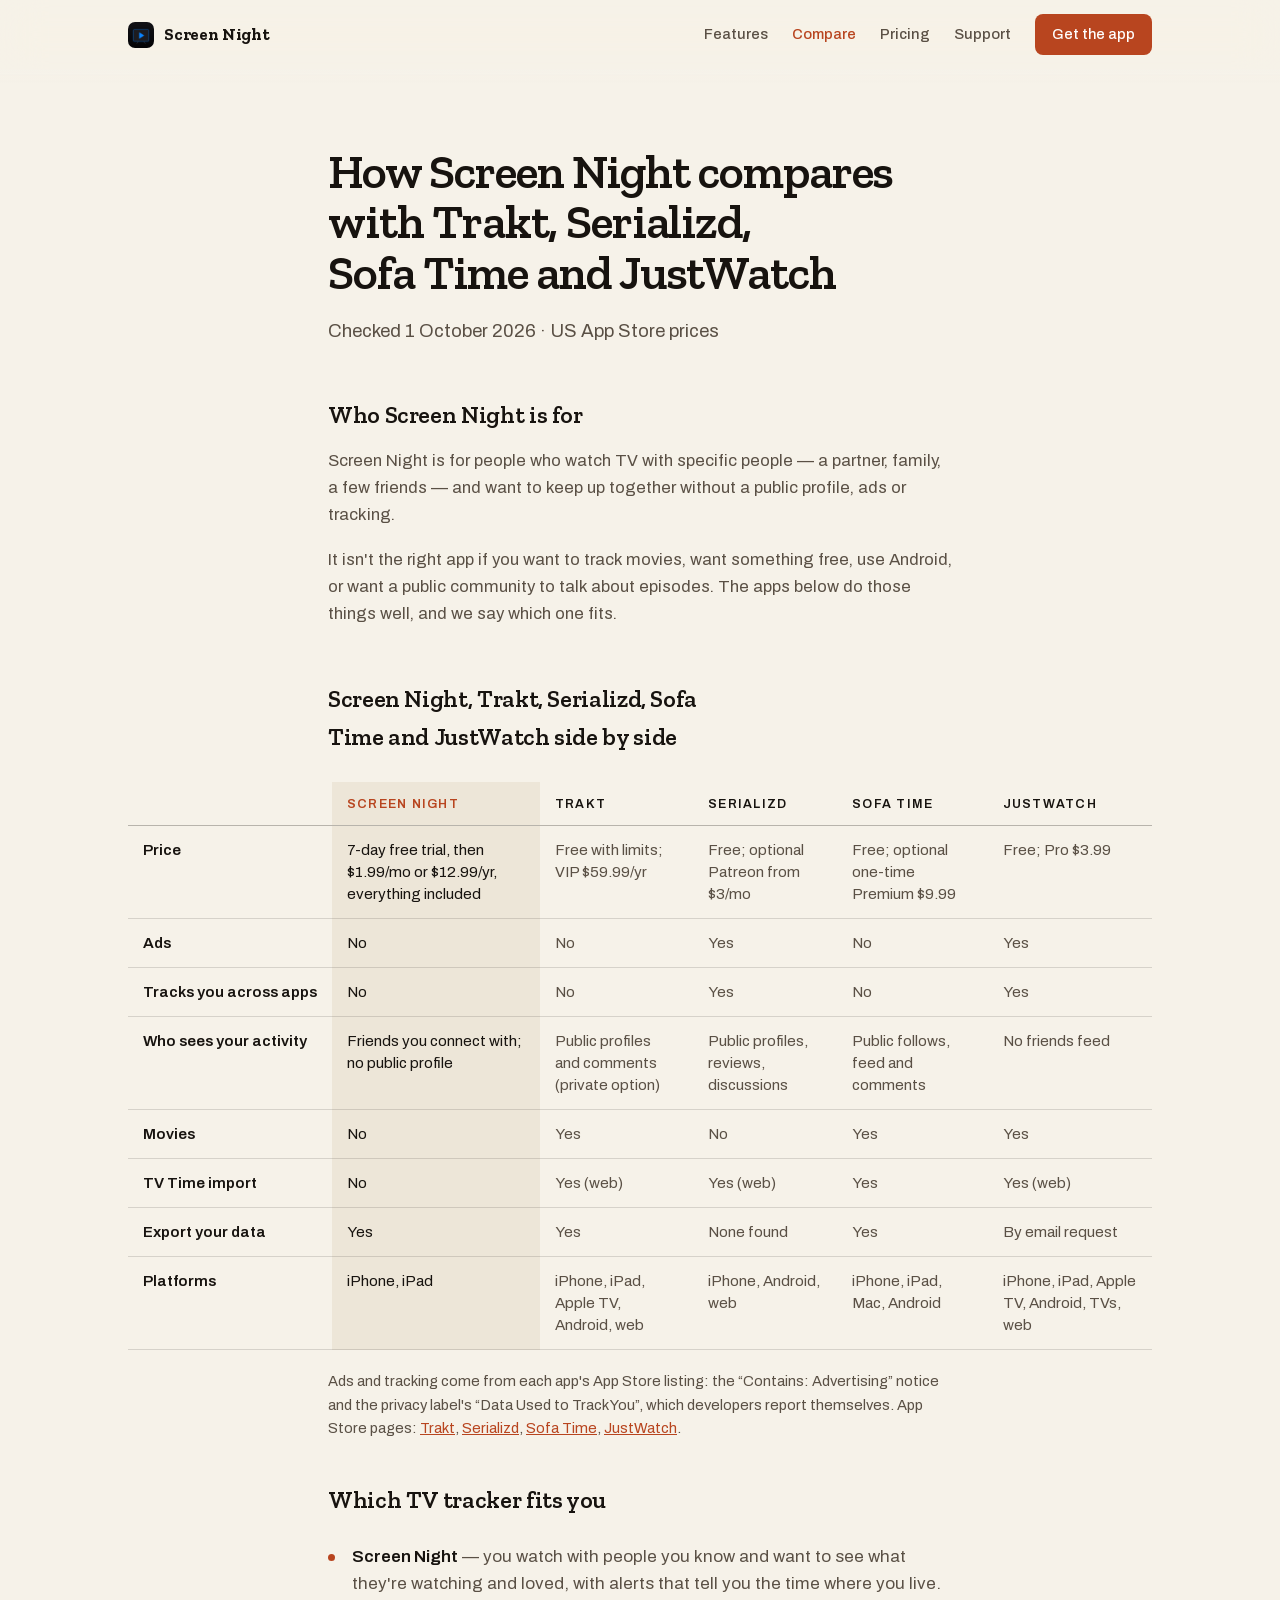
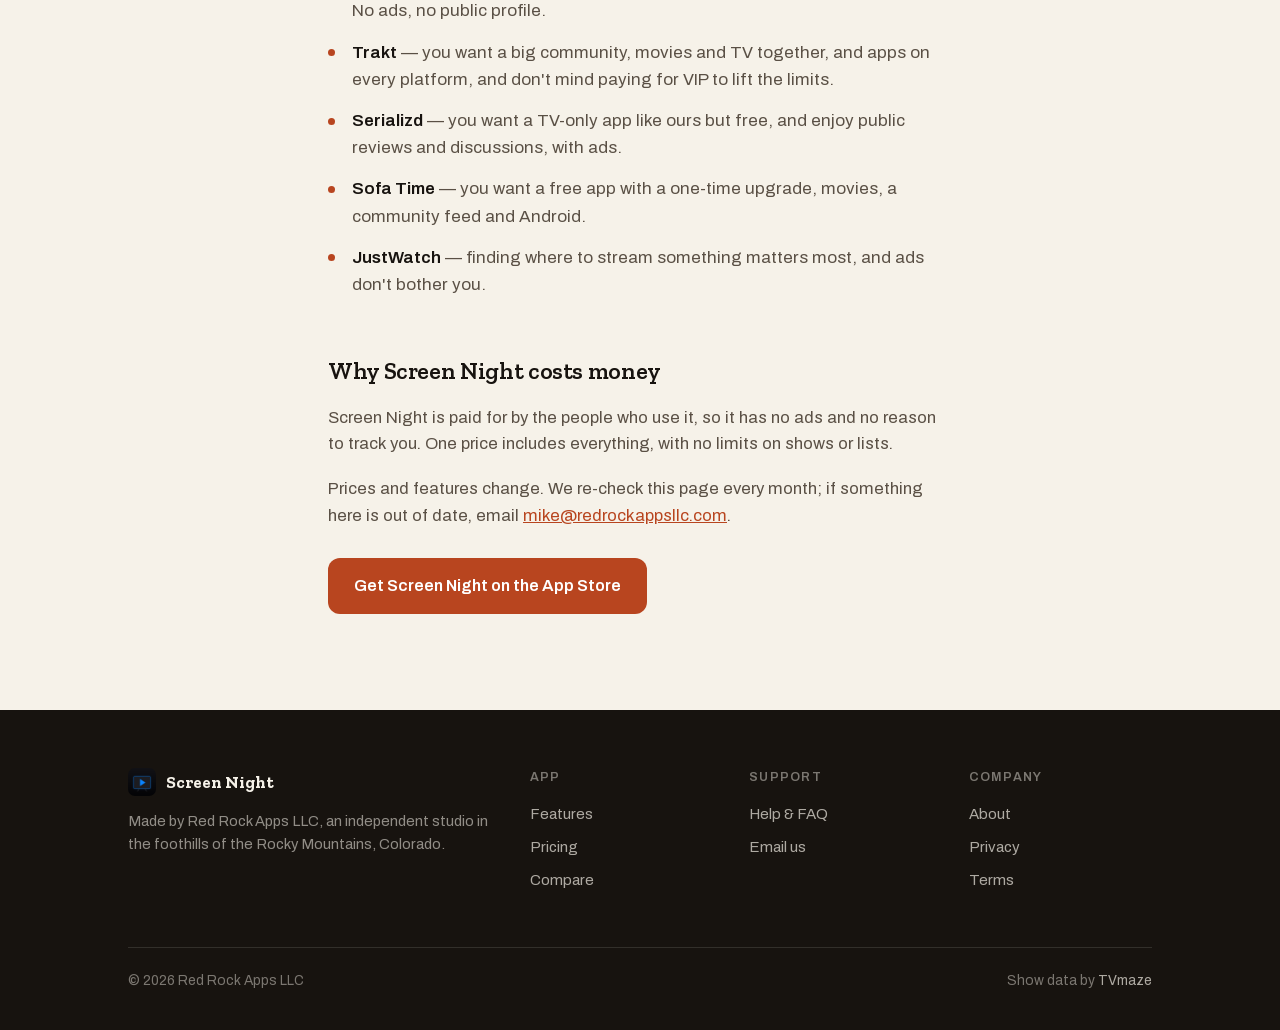
<file: compare/index.html>
<!doctype html>
<html lang="en">
<head>
<meta charset="utf-8">
<meta name="viewport" content="width=device-width, initial-scale=1">
<title>Screen Night vs Trakt, Serializd, Sofa Time and JustWatch</title>
<link rel="canonical" href="https://redrockappsllc.com/compare/">
<meta name="apple-itunes-app" content="app-id=6811716971, affiliate-data=pt=129355858&amp;ct=web-compare-banner&amp;mt=8">
<meta property="og:type" content="article">
<meta property="og:site_name" content="Red Rock Apps">
<meta property="og:url" content="https://redrockappsllc.com/compare/">
<meta name="description" content="Screen Night next to Trakt, Serializd, Sofa Time and JustWatch: price, ads, tracking, privacy, movies, import, export and platforms. Checked 1 October 2026.">
<meta property="og:title" content="How Screen Night compares">
<meta property="og:description" content="Price, ads, tracking and privacy next to Trakt, Serializd, Sofa Time and JustWatch.">
<meta property="og:image" content="https://redrockappsllc.com/media/screen-night-launch.jpg">
<meta property="og:image:alt" content="Screen Night's Up Next screen on an iPhone.">
<meta name="twitter:card" content="summary_large_image">
<link rel="icon" type="image/png" sizes="32x32" href="/favicon-32.png">
<link rel="icon" type="image/png" sizes="16x16" href="/favicon-16.png">
<link rel="apple-touch-icon" href="/apple-touch-icon.png">
<link rel="stylesheet" href="/fonts/fonts.css">
<style>
  :root {
    --rock-950: #17130f;
    --rock-800: #2b241d;
    --rock-600: #5a5045;
    --sand-100: #ede6d8;
    --sand-50: #f6f2e9;
    --sienna: #b8451f;
    --sienna-dim: #9a3a19;

    --bg: var(--sand-50);
    --bg-raised: var(--sand-100);
    --ink: var(--rock-950);
    --ink-soft: var(--rock-600);
    --accent: var(--sienna);
    --accent-strong: var(--sienna-dim);
    --on-accent: #ffffff;
    --rule: color-mix(in srgb, var(--rock-950) 14%, transparent);
    --rule-strong: color-mix(in srgb, var(--rock-950) 28%, transparent);
  }

  @media (prefers-color-scheme: dark) {
    :root:not([data-theme="light"]) {
      --bg: var(--rock-950);
      --bg-raised: var(--rock-800);
      --ink: var(--sand-50);
      --ink-soft: color-mix(in srgb, var(--sand-50) 62%, var(--rock-950));
      --accent: #d8672f;
      --accent-strong: #e2814f;
      --on-accent: #17130f;
      --rule: color-mix(in srgb, var(--sand-50) 16%, transparent);
      --rule-strong: color-mix(in srgb, var(--sand-50) 30%, transparent);
    }
  }

  :root[data-theme="dark"] {
    --bg: var(--rock-950);
    --bg-raised: var(--rock-800);
    --ink: var(--sand-50);
    --ink-soft: color-mix(in srgb, var(--sand-50) 62%, var(--rock-950));
    --accent: #d8672f;
    --accent-strong: #e2814f;
    --on-accent: #17130f;
    --rule: color-mix(in srgb, var(--sand-50) 16%, transparent);
    --rule-strong: color-mix(in srgb, var(--sand-50) 30%, transparent);
  }

  * { box-sizing: border-box; }

  body {
    margin: 0;
    background: var(--bg);
    color: var(--ink);
    font-family: "Archivo", "Helvetica Neue", Arial, sans-serif;
    font-size: 1.0625rem;
    line-height: 1.6;
    -webkit-font-smoothing: antialiased;
    font-optical-sizing: auto;
    touch-action: manipulation;
  }

  h1, h2, h3 {
    font-family: "Zilla Slab", Georgia, serif;
    font-weight: 600;
    text-wrap: balance;
    margin: 0;
  }
  h1 { letter-spacing: -0.024em; }
  h2 { letter-spacing: -0.015em; }
  h3 { letter-spacing: -0.008em; }

  p { margin: 0; }
  a { color: var(--accent); }
  a:hover { color: var(--accent-strong); }
  a:focus-visible { outline: 2px solid var(--accent); outline-offset: 3px; }

  .wrap { max-width: 1080px; margin: 0 auto; padding: 0 28px; }
  .wrap-narrow { max-width: 680px; margin: 0 auto; padding: 0 28px; }

  /* ---------- Site nav ---------- */
  nav.site {
    position: sticky;
    top: 0;
    z-index: 20;
    background: color-mix(in srgb, var(--bg) 72%, transparent);
    backdrop-filter: blur(20px) saturate(180%);
    -webkit-backdrop-filter: blur(20px) saturate(180%);
  }
  nav.site::after {
    content: "";
    position: absolute;
    left: 0; right: 0; top: 100%;
    height: 14px;
    background: linear-gradient(to bottom, color-mix(in srgb, var(--bg) 65%, transparent), transparent);
    pointer-events: none;
  }
  nav.site .wrap { display: flex; align-items: center; gap: 26px; padding-top: 14px; padding-bottom: 14px; }
  .brand {
    display: flex; align-items: center; gap: 10px;
    font-family: "Zilla Slab", Georgia, serif; font-weight: 700; font-size: 1.05rem;
    color: var(--ink); text-decoration: none; letter-spacing: -0.01em;
  }
  .brand img { width: 26px; height: 26px; border-radius: 7px; display: block; }
  nav.site .links { margin-left: auto; display: flex; align-items: center; gap: 24px; }
  nav.site .links a {
    position: relative;
    font-size: 0.92rem; font-weight: 500; color: var(--ink-soft); text-decoration: none;
  }
  nav.site .links a:hover { color: var(--ink); }
  nav.site .links a::before { content: ""; position: absolute; inset: -14px -8px; }
  .nav-cta {
    background: var(--accent); color: var(--on-accent) !important;
    padding: 9px 17px; border-radius: 8px; font-weight: 600; font-size: 0.9rem !important;
  }
  .nav-cta:hover { background: var(--accent-strong); color: var(--on-accent) !important; }
  @media (max-width: 760px) { nav.site .links a.hide-sm { display: none; } }

  .brand, nav.site .links a, .foot-col a { -webkit-tap-highlight-color: transparent; }
  @media (prefers-reduced-motion: no-preference) {
    .brand, nav.site .links a, .foot-col a {
      transition: transform 100ms ease-out, color 100ms ease-out, background 150ms ease;
    }
    .brand:active, nav.site .links a:active, .foot-col a:active { transform: scale(0.97); }
  }

  nav.site .links a[aria-current="page"] { color: var(--accent); }

  /* ---------- Page ---------- */
  .page-head { padding: 78px 0 10px; }
  .page-head h1 { font-size: clamp(2.2rem, 4vw, 3rem); line-height: 1.05; }
  .page-head .lede { margin-top: 20px; font-size: 1.16rem; line-height: 1.5; color: var(--ink-soft); }

  .prose p { color: var(--ink-soft); font-size: 1.05rem; }
  .prose p + p { margin-top: 18px; }
  .prose h2 { margin-top: 52px; font-size: 1.5rem; }
  .prose h2:first-child { margin-top: 0; }
  .prose h2 + p { margin-top: 14px; }
  .prose strong { color: var(--ink); font-weight: 600; }

  .prose { padding: 40px 0 0; }
  .prose-tail { padding-bottom: 96px; }

  /* ---------- Comparison table ---------- */
  /* text keeps the narrow measure; only the table itself breaks out wider */
  .table-sec { padding: 52px 0 0; }
  .table-sec h2 { font-size: 1.5rem; }
  .table-scroll {
    margin: 26px -28px 0;
    padding: 0 28px;
    overflow-x: auto;
    -webkit-overflow-scrolling: touch;
    overscroll-behavior-x: contain;
  }
  table.compare {
    border-collapse: collapse;
    min-width: 760px;
    width: 100%;
    font-size: 0.95rem;
    line-height: 1.45;
  }
  table.compare caption {
    position: absolute; width: 1px; height: 1px; overflow: hidden;
    clip: rect(0 0 0 0); white-space: nowrap;
  }
  table.compare th, table.compare td {
    text-align: left;
    vertical-align: top;
    padding: 13px 15px;
    border-bottom: 1px solid var(--rule);
    color: var(--ink-soft);
  }
  table.compare thead th {
    font-size: 0.78rem;
    font-weight: 600;
    letter-spacing: 0.1em;
    text-transform: uppercase;
    color: var(--ink);
    border-bottom: 1px solid var(--rule-strong);
    white-space: nowrap;
    padding-bottom: 11px;
  }
  table.compare tbody th {
    font-weight: 600;
    color: var(--ink);
    white-space: nowrap;
  }
  /* first column pins while the table scrolls sideways; below the nav's z-index 20 */
  table.compare th[scope="row"], table.compare thead th:first-child {
    position: sticky;
    left: 0;
    background: var(--bg);
    z-index: 1;
  }
  table.compare .ours { background: var(--bg-raised); color: var(--ink); }
  table.compare thead th.ours { color: var(--accent); }
  .table-note { margin-top: 20px; font-size: 0.92rem; color: var(--ink-soft); }

  .fits { margin: 24px 0 0; padding: 0; list-style: none; }
  .fits li { position: relative; padding-left: 24px; margin-bottom: 14px; color: var(--ink-soft); }
  .fits li::before {
    content: ""; position: absolute; left: 0; top: 0.62em;
    width: 7px; height: 7px; border-radius: 50%; background: var(--accent);
  }
  .fits li strong { color: var(--ink); font-weight: 600; }

  .cta {
    display: inline-block; margin-top: 28px; padding: 15px 26px; border-radius: 12px;
    background: var(--accent); color: var(--on-accent); text-decoration: none;
    font-weight: 600; font-size: 1.02rem;
  }
  .cta:hover { background: var(--accent-strong); color: var(--on-accent); }

  /* ---------- Press feedback, matching the chrome ---------- */
  .cta { -webkit-tap-highlight-color: transparent; }
  @media (prefers-reduced-motion: no-preference) {
    .cta { transition: transform 100ms ease-out, color 100ms ease-out, background 150ms ease; }
    .cta:active { transform: scale(0.97); }
  }

  @media (max-width: 620px) {
    .page-head { padding-top: 54px; }
    table.compare { min-width: 660px; font-size: 0.9rem; }
    table.compare th, table.compare td { padding: 11px 11px; }
    table.compare tbody th { white-space: normal; width: 6.5em; }
    .table-scroll { margin-left: -20px; margin-right: -20px; padding: 0 20px; }
  }

  /* ---------- Footer ---------- */
  footer { background: var(--rock-950); color: var(--sand-50); padding: 58px 0 38px; }
  footer a { color: rgba(246,242,233,0.68); text-decoration: none; }
  footer a:hover { color: #d8672f; }
  .foot-grid { display: flex; flex-wrap: wrap; gap: 36px; }
  .foot-about { flex: 1.6 1 280px; min-width: 0; }
  .foot-brand { display: flex; align-items: center; gap: 10px; font-family: "Zilla Slab", Georgia, serif; font-weight: 700; color: var(--sand-50); }
  .foot-brand img { width: 28px; height: 28px; border-radius: 7px; }
  .foot-tag { margin-top: 14px; font-size: 0.92rem; color: rgba(246,242,233,0.55); max-width: 26em; line-height: 1.55; }
  .foot-col { flex: 1 1 130px; }
  .foot-col h2 {
    font-family: "Archivo", sans-serif; font-size: 0.78rem; text-transform: uppercase; letter-spacing: 0.1em;
    color: rgba(246,242,233,0.45); margin: 0 0 14px; font-weight: 600;
  }
  .foot-col ul { margin: 0; padding: 0; list-style: none; }
  .foot-col li { margin-bottom: 9px; font-size: 0.94rem; }
  .foot-col a { position: relative; }
  .foot-col a::before { content: ""; position: absolute; inset: -12px -8px; }
  .foot-bottom {
    margin-top: 46px; padding-top: 22px; border-top: 1px solid rgba(246,242,233,0.12);
    display: flex; justify-content: space-between; gap: 14px; flex-wrap: wrap;
    font-size: 0.86rem; color: rgba(246,242,233,0.45);
  }

  @media (prefers-reduced-transparency: reduce) {
    nav.site {
      background: var(--bg);
      backdrop-filter: none;
      -webkit-backdrop-filter: none;
      border-bottom: 1px solid var(--rule);
    }
    nav.site::after { display: none; }
  }
  @media (prefers-contrast: more) {
    nav.site {
      background: var(--bg);
      backdrop-filter: none;
      -webkit-backdrop-filter: none;
      border-bottom: 1px solid var(--ink);
    }
    nav.site::after { display: none; }
  }
</style>
</head>
<body>

<nav class="site">
  <div class="wrap">
    <a class="brand" href="/"><img src="/media/caught-up-icon-512.png" alt="">Screen Night</a>
    <div class="links">
      <a href="/#features" class="hide-sm">Features</a>
      <a href="/compare/" class="hide-sm" aria-current="page">Compare</a>
      <a href="/#pricing" class="hide-sm">Pricing</a>
      <a href="/support/" class="hide-sm">Support</a>
      <a class="nav-cta" href="https://apps.apple.com/app/apple-store/id6811716971?pt=129355858&amp;ct=web-compare-nav&amp;mt=8">Get the app</a>
    </div>
  </div>
</nav>

<header class="page-head">
  <div class="wrap-narrow">
    <h1>How Screen Night compares with Trakt, Serializd, Sofa Time and JustWatch</h1>
    <p class="lede">Checked 1 October 2026 &middot; US App Store prices</p>
  </div>
</header>

<main>
  <section class="prose">
    <div class="wrap-narrow">
      <h2>Who Screen Night is for</h2>
      <p>Screen Night is for people who watch TV with specific people &mdash; a partner, family, a few friends &mdash; and want to keep up together without a public profile, ads or tracking.</p>
      <p>It isn't the right app if you want to track movies, want something free, use Android, or want a public community to talk about episodes. The apps below do those things well, and we say which one fits.</p>
    </div>
  </section>

  <section class="table-sec">
    <div class="wrap-narrow">
      <h2>Screen Night, Trakt, Serializd, Sofa Time and JustWatch side by side</h2>
    </div>
    <div class="wrap">
      <div class="table-scroll">
        <table class="compare">
          <caption>Screen Night compared with Trakt, Serializd, Sofa Time and JustWatch</caption>
          <thead>
            <tr>
              <th aria-hidden="true"></th>
              <th scope="col" class="ours">Screen Night</th>
              <th scope="col">Trakt</th>
              <th scope="col">Serializd</th>
              <th scope="col">Sofa Time</th>
              <th scope="col">JustWatch</th>
            </tr>
          </thead>
          <tbody>
            <tr>
              <th scope="row">Price</th>
              <td class="ours">7-day free trial, then $1.99/mo or $12.99/yr, everything included</td>
              <td>Free with limits; VIP $59.99/yr</td>
              <td>Free; optional Patreon from $3/mo</td>
              <td>Free; optional one-time Premium $9.99</td>
              <td>Free; Pro $3.99</td>
            </tr>
            <tr>
              <th scope="row">Ads</th>
              <td class="ours">No</td>
              <td>No</td>
              <td>Yes</td>
              <td>No</td>
              <td>Yes</td>
            </tr>
            <tr>
              <th scope="row">Tracks you across apps</th>
              <td class="ours">No</td>
              <td>No</td>
              <td>Yes</td>
              <td>No</td>
              <td>Yes</td>
            </tr>
            <tr>
              <th scope="row">Who sees your activity</th>
              <td class="ours">Friends you connect with; no public profile</td>
              <td>Public profiles and comments (private option)</td>
              <td>Public profiles, reviews, discussions</td>
              <td>Public follows, feed and comments</td>
              <td>No friends feed</td>
            </tr>
            <tr>
              <th scope="row">Movies</th>
              <td class="ours">No</td>
              <td>Yes</td>
              <td>No</td>
              <td>Yes</td>
              <td>Yes</td>
            </tr>
            <tr>
              <th scope="row">TV Time import</th>
              <td class="ours">No</td>
              <td>Yes (web)</td>
              <td>Yes (web)</td>
              <td>Yes</td>
              <td>Yes (web)</td>
            </tr>
            <tr>
              <th scope="row">Export your data</th>
              <td class="ours">Yes</td>
              <td>Yes</td>
              <td>None found</td>
              <td>Yes</td>
              <td>By email request</td>
            </tr>
            <tr>
              <th scope="row">Platforms</th>
              <td class="ours">iPhone, iPad</td>
              <td>iPhone, iPad, Apple TV, Android, web</td>
              <td>iPhone, Android, web</td>
              <td>iPhone, iPad, Mac, Android</td>
              <td>iPhone, iPad, Apple TV, Android, TVs, web</td>
            </tr>
          </tbody>
        </table>
      </div>
    </div>
    <div class="wrap-narrow">
      <p class="table-note">Ads and tracking come from each app's App Store listing: the &ldquo;Contains: Advertising&rdquo; notice and the privacy label's &ldquo;Data Used to Track You&rdquo;, which developers report themselves. App Store pages: <a href="https://apps.apple.com/us/app/id1514873602" target="_blank" rel="noopener">Trakt</a>, <a href="https://apps.apple.com/us/app/id1581244120" target="_blank" rel="noopener">Serializd</a>, <a href="https://apps.apple.com/us/app/id1491037404" target="_blank" rel="noopener">Sofa Time</a>, <a href="https://apps.apple.com/us/app/id979227482" target="_blank" rel="noopener">JustWatch</a>.</p>
    </div>
  </section>

  <section class="prose">
    <div class="wrap-narrow">
      <h2>Which TV tracker fits you</h2>
      <ul class="fits">
        <li><strong>Screen Night</strong> &mdash; you watch with people you know and want to see what they're watching and loved, with alerts that tell you the time where you live. No ads, no public profile.</li>
        <li><strong>Trakt</strong> &mdash; you want a big community, movies and TV together, and apps on every platform, and don't mind paying for VIP to lift the limits.</li>
        <li><strong>Serializd</strong> &mdash; you want a TV-only app like ours but free, and enjoy public reviews and discussions, with ads.</li>
        <li><strong>Sofa Time</strong> &mdash; you want a free app with a one-time upgrade, movies, a community feed and Android.</li>
        <li><strong>JustWatch</strong> &mdash; finding where to stream something matters most, and ads don't bother you.</li>
      </ul>
    </div>
  </section>

  <section class="prose prose-tail">
    <div class="wrap-narrow">
      <h2>Why Screen Night costs money</h2>
      <p>Screen Night is paid for by the people who use it, so it has no ads and no reason to track you. One price includes everything, with no limits on shows or lists.</p>
      <p>Prices and features change. We re-check this page every month; if something here is out of date, email <a href="mailto:mike@redrockappsllc.com">mike@redrockappsllc.com</a>.</p>
      <a class="cta" href="https://apps.apple.com/app/apple-store/id6811716971?pt=129355858&amp;ct=web-compare&amp;mt=8">Get Screen Night on the App Store</a>
    </div>
  </section>
</main>

<footer>
  <div class="wrap">
    <div class="foot-grid">
      <div class="foot-about">
        <div class="foot-brand"><img src="/media/caught-up-icon-512.png" alt="">Screen Night</div>
        <p class="foot-tag">Made by Red Rock Apps LLC, an independent studio in the foothills of the Rocky Mountains, Colorado.</p>
      </div>
      <div class="foot-col">
        <h2>App</h2>
        <ul>
          <li><a href="/#features">Features</a></li>
          <li><a href="/#pricing">Pricing</a></li>
          <li><a href="/compare/">Compare</a></li>
        </ul>
      </div>
      <div class="foot-col">
        <h2>Support</h2>
        <ul>
          <li><a href="/support/">Help &amp; FAQ</a></li>
          <li><a href="mailto:mike@redrockappsllc.com">Email us</a></li>
        </ul>
      </div>
      <div class="foot-col">
        <h2>Company</h2>
        <ul>
          <li><a href="/about/">About</a></li>
          <li><a href="/privacy/">Privacy</a></li>
          <li><a href="/terms/">Terms</a></li>
        </ul>
      </div>
    </div>
    <div class="foot-bottom">
      <span>&copy; 2026 Red Rock Apps LLC</span>
      <span>Show data by <a href="https://www.tvmaze.com/">TVmaze</a></span>
    </div>
  </div>
</footer>

</body>
</html>
</file>
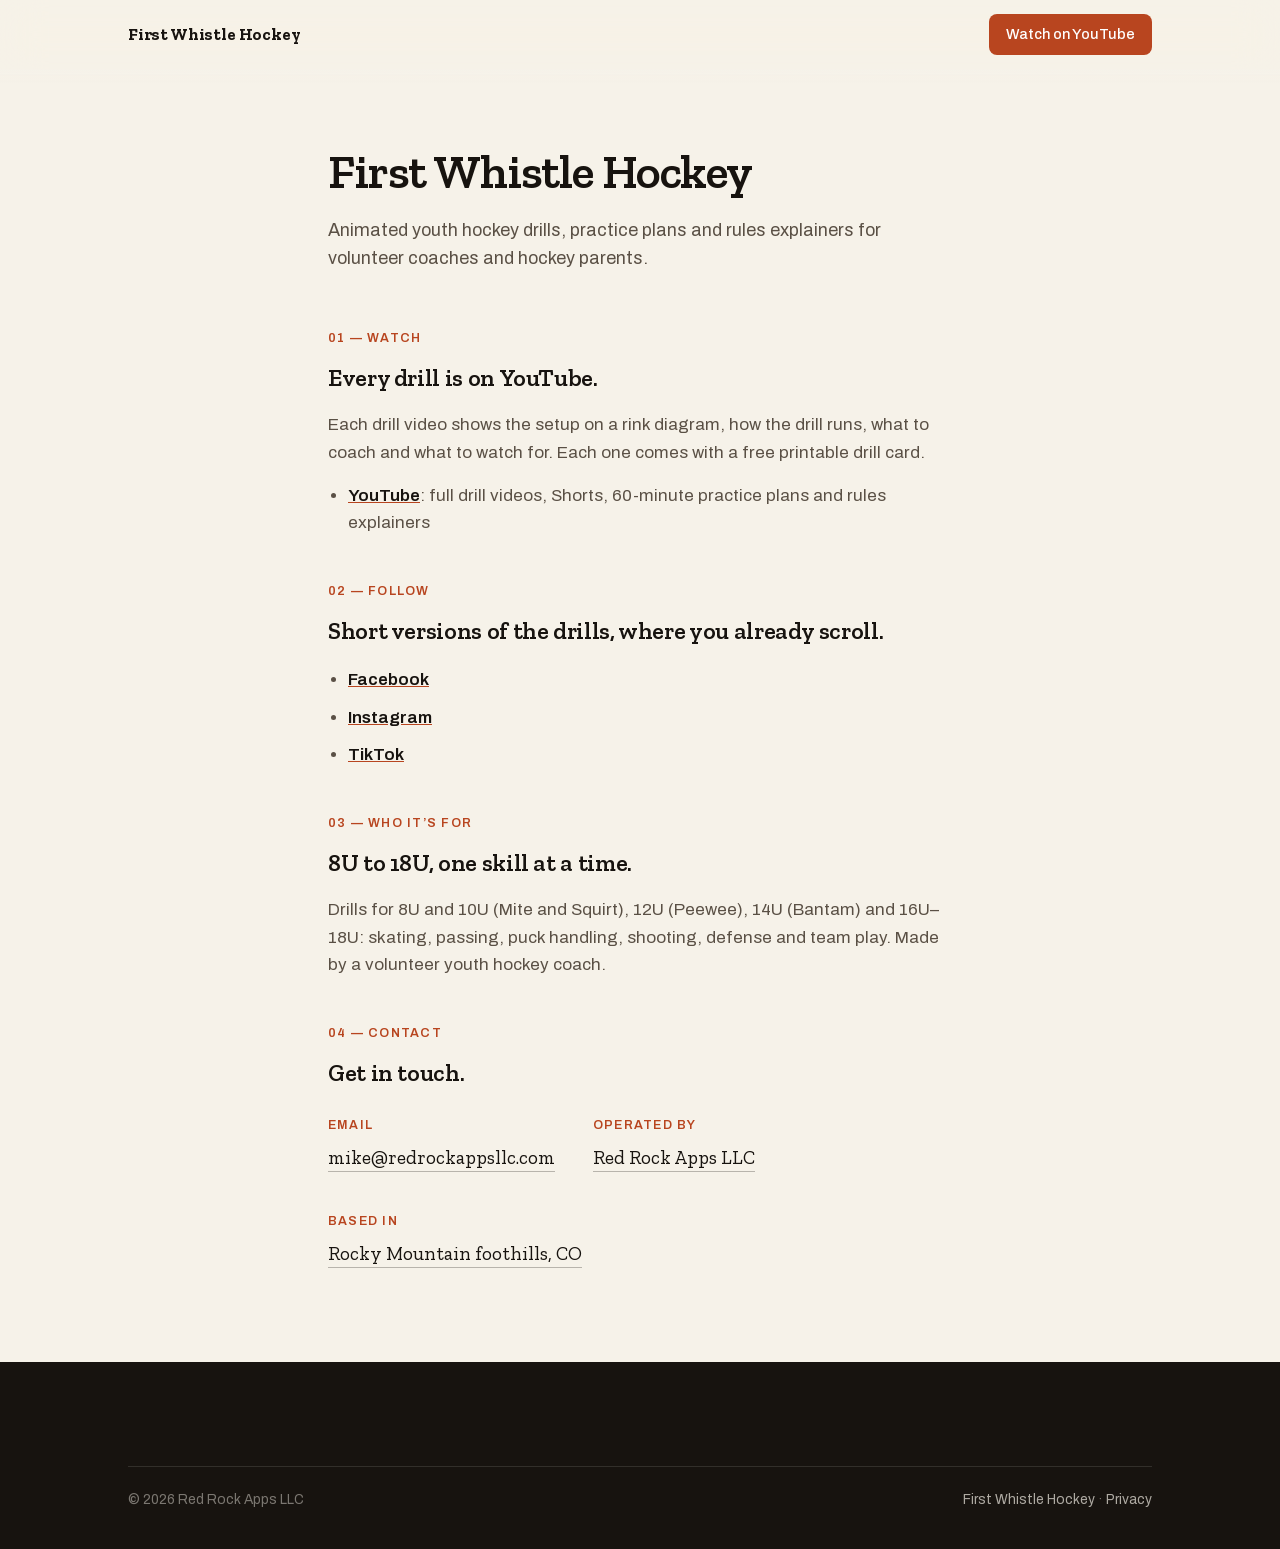
<file: first-whistle-hockey/index.html>
<!doctype html>
<html lang="en">
<head>
<meta charset="utf-8">
<meta name="viewport" content="width=device-width, initial-scale=1">
<title>First Whistle Hockey &mdash; animated youth hockey drills</title>
<meta name="description" content="First Whistle Hockey: animated youth hockey drills, practice plans and rules explainers for volunteer coaches and hockey parents. Find it on YouTube, Facebook, Instagram and TikTok.">
<meta name="robots" content="noindex">
<link rel="canonical" href="https://redrockappsllc.com/first-whistle-hockey/">
<link rel="icon" type="image/png" sizes="32x32" href="/favicon-32.png">
<link rel="icon" type="image/png" sizes="16x16" href="/favicon-16.png">
<link rel="apple-touch-icon" href="/apple-touch-icon.png">
<link rel="stylesheet" href="/fonts/fonts.css">
<style>
  :root {
    --rock-950: #17130f;
    --rock-800: #2b241d;
    --rock-600: #5a5045;
    --sand-100: #ede6d8;
    --sand-50: #f6f2e9;
    --sienna: #b8451f;
    --sienna-dim: #9a3a19;

    --bg: var(--sand-50);
    --bg-raised: var(--sand-100);
    --ink: var(--rock-950);
    --ink-soft: var(--rock-600);
    --accent: var(--sienna);
    --accent-strong: var(--sienna-dim);
    --on-accent: #ffffff;
    --rule: color-mix(in srgb, var(--rock-950) 14%, transparent);
    --rule-strong: color-mix(in srgb, var(--rock-950) 28%, transparent);
  }

  @media (prefers-color-scheme: dark) {
    :root:not([data-theme="light"]) {
      --bg: var(--rock-950);
      --bg-raised: var(--rock-800);
      --ink: var(--sand-50);
      --ink-soft: color-mix(in srgb, var(--sand-50) 62%, var(--rock-950));
      --accent: #d8672f;
      --accent-strong: #e2814f;
      --on-accent: #17130f;
      --rule: color-mix(in srgb, var(--sand-50) 16%, transparent);
      --rule-strong: color-mix(in srgb, var(--sand-50) 30%, transparent);
    }
  }

  :root[data-theme="dark"] {
    --bg: var(--rock-950);
    --bg-raised: var(--rock-800);
    --ink: var(--sand-50);
    --ink-soft: color-mix(in srgb, var(--sand-50) 62%, var(--rock-950));
    --accent: #d8672f;
    --accent-strong: #e2814f;
    --on-accent: #17130f;
    --rule: color-mix(in srgb, var(--sand-50) 16%, transparent);
    --rule-strong: color-mix(in srgb, var(--sand-50) 30%, transparent);
  }

  * { box-sizing: border-box; }

  body {
    margin: 0;
    background: var(--bg);
    color: var(--ink);
    font-family: "Archivo", "Helvetica Neue", Arial, sans-serif;
    font-size: 1.0625rem;
    line-height: 1.6;
    -webkit-font-smoothing: antialiased;
    font-optical-sizing: auto;
    touch-action: manipulation;
  }

  h1, h2, h3 {
    font-family: "Zilla Slab", Georgia, serif;
    font-weight: 600;
    text-wrap: balance;
    margin: 0;
  }
  h1 { letter-spacing: -0.024em; }
  h2 { letter-spacing: -0.015em; }
  h3 { letter-spacing: -0.008em; }

  p { margin: 0; }
  a { color: var(--accent); }
  a:hover { color: var(--accent-strong); }
  a:focus-visible { outline: 2px solid var(--accent); outline-offset: 3px; }

  .wrap { max-width: 1080px; margin: 0 auto; padding: 0 28px; }
  .wrap-narrow { max-width: 680px; margin: 0 auto; padding: 0 28px; }

  /* ---------- Site nav ---------- */
  nav.site {
    position: sticky;
    top: 0;
    z-index: 20;
    background: color-mix(in srgb, var(--bg) 72%, transparent);
    backdrop-filter: blur(20px) saturate(180%);
    -webkit-backdrop-filter: blur(20px) saturate(180%);
  }
  nav.site::after {
    content: "";
    position: absolute;
    left: 0; right: 0; top: 100%;
    height: 14px;
    background: linear-gradient(to bottom, color-mix(in srgb, var(--bg) 65%, transparent), transparent);
    pointer-events: none;
  }
  nav.site .wrap { display: flex; align-items: center; gap: 26px; padding-top: 14px; padding-bottom: 14px; }
  .brand {
    display: flex; align-items: center; gap: 10px;
    font-family: "Zilla Slab", Georgia, serif; font-weight: 700; font-size: 1.05rem;
    color: var(--ink); text-decoration: none; letter-spacing: -0.01em;
  }
  .brand img { width: 26px; height: 26px; border-radius: 7px; display: block; }
  nav.site .links { margin-left: auto; display: flex; align-items: center; gap: 24px; }
  nav.site .links a {
    position: relative;
    font-size: 0.92rem; font-weight: 500; color: var(--ink-soft); text-decoration: none;
  }
  nav.site .links a:hover { color: var(--ink); }
  nav.site .links a::before { content: ""; position: absolute; inset: -14px -8px; }
  .nav-cta {
    background: var(--accent); color: var(--on-accent) !important;
    padding: 9px 17px; border-radius: 8px; font-weight: 600; font-size: 0.9rem !important;
  }
  .nav-cta:hover { background: var(--accent-strong); color: var(--on-accent) !important; }
  @media (max-width: 760px) { nav.site .links a.hide-sm { display: none; } }

  .brand, nav.site .links a, .foot-col a { -webkit-tap-highlight-color: transparent; }
  @media (prefers-reduced-motion: no-preference) {
    .brand, nav.site .links a, .foot-col a {
      transition: transform 100ms ease-out, color 100ms ease-out, background 150ms ease;
    }
    .brand:active, nav.site .links a:active, .foot-col a:active { transform: scale(0.97); }
  }

  /* ---------- Page ---------- */
  .page-head { padding: 78px 0 10px; }
  .page-head h1 { font-size: clamp(2.2rem, 4vw, 3rem); line-height: 1.05; }
  .page-head .lede { margin-top: 20px; font-size: 1.12rem; line-height: 1.55; color: var(--ink-soft); }
  .page-head .effective {
    margin-top: 22px; font-size: 0.82rem; text-transform: uppercase; letter-spacing: 0.1em;
    color: var(--ink-soft); font-weight: 600;
  }

  /* a legal section: its NAME as a micro-label, its summary as the heading */
  /* scroll-margin clears the sticky nav when a #clause link jumps here */
  section { padding: 46px 0 0; scroll-margin-top: 84px; }
  section:last-of-type { padding-bottom: 92px; }
  .sec-label {
    font-size: 0.78rem; text-transform: uppercase; letter-spacing: 0.1em;
    color: var(--accent); font-weight: 600; margin-bottom: 10px;
  }
  section h2 { font-size: 1.5rem; }
  section h3 { font-size: 1.12rem; margin-top: 30px; }
  section h2 + p, section h3 + p { margin-top: 14px; }
  section p + p, section p + ul, section ul + p { margin-top: 16px; }
  section p, section li { color: var(--ink-soft); }
  section li strong, section p strong { color: var(--ink); font-weight: 600; }
  section ul { margin: 16px 0 0; padding-left: 20px; }
  section li + li { margin-top: 10px; }

  /* ---------- Tables: text keeps the narrow measure, these break out ---------- */
  .table-scroll {
    margin: 22px -28px 0;
    padding: 0 28px;
    overflow-x: auto;
    -webkit-overflow-scrolling: touch;
    overscroll-behavior-x: contain;
  }
  .table-scroll table {
    border-collapse: collapse;
    min-width: 640px;
    width: 100%;
    font-size: 0.95rem;
    line-height: 1.5;
  }
  .table-scroll th, .table-scroll td {
    text-align: left;
    vertical-align: top;
    padding: 13px 15px;
    border-bottom: 1px solid var(--rule);
    color: var(--ink-soft);
  }
  .table-scroll thead th {
    font-size: 0.78rem;
    font-weight: 600;
    letter-spacing: 0.1em;
    text-transform: uppercase;
    color: var(--ink);
    border-bottom: 1px solid var(--rule-strong);
    padding-bottom: 11px;
  }
  .table-scroll tbody td:first-child {
    color: var(--ink);
    font-weight: 600;
    width: 13em;
  }

  .contact-row { display: flex; flex-wrap: wrap; gap: 38px; margin-top: 24px; }
  .contact-item .label {
    display: block; font-size: 0.78rem; text-transform: uppercase; letter-spacing: 0.1em;
    color: var(--accent); font-weight: 600; margin-bottom: 7px;
  }
  .contact-item a, .contact-item span.value {
    font-family: "Zilla Slab", Georgia, serif; font-size: 1.2rem; color: var(--ink);
    text-decoration: none; border-bottom: 1px solid var(--rule-strong); padding-bottom: 2px;
  }
  .contact-item a:hover { color: var(--accent); border-bottom-color: var(--accent); }

  .contact-item a { -webkit-tap-highlight-color: transparent; }
  @media (prefers-reduced-motion: no-preference) {
    .contact-item a { transition: transform 100ms ease-out, color 100ms ease-out; }
    .contact-item a:active { transform: scale(0.97); }
  }

  @media (max-width: 620px) {
    .page-head { padding-top: 54px; }
    .table-scroll { margin-left: -20px; margin-right: -20px; padding: 0 20px; }
    .table-scroll tbody td:first-child { width: 8em; }
  }

  /* ---------- On this page ---------- */
  .toc { margin-top: 36px; padding: 24px 26px; background: var(--bg-raised); border-radius: 14px; }
  .toc h2 {
    font-family: "Archivo", "Helvetica Neue", Arial, sans-serif;
    font-size: 0.78rem; text-transform: uppercase; letter-spacing: 0.1em;
    color: var(--ink-soft); font-weight: 600; margin-bottom: 16px;
  }
  /* columns, not grid: a numbered list must read DOWN the first column
     (01-06, then 07-11), and grid would fill across rows (01, 02 / 03, 04) */
  .toc ol { margin: 0; padding: 0; list-style: none; }
  @media (min-width: 640px) { .toc ol { columns: 2; column-gap: 34px; } }
  .toc li { margin: 0 0 11px; break-inside: avoid; }
  .toc li:last-child { margin-bottom: 0; }
  .toc a {
    position: relative; display: inline-flex; gap: 10px; align-items: baseline;
    color: var(--ink); text-decoration: none; font-size: 0.98rem; line-height: 1.4;
  }
  .toc a .n { color: var(--accent); font-weight: 600; font-variant-numeric: tabular-nums; flex: none; }
  .toc a:hover, .toc a:hover .n { color: var(--accent); }
  .toc a::before { content: ""; position: absolute; inset: -9px -6px; }
  .toc a { -webkit-tap-highlight-color: transparent; }
  @media (prefers-reduced-motion: no-preference) {
    .toc a { transition: transform 100ms ease-out, color 100ms ease-out; }
    .toc a:active { transform: scale(0.97); }
    html { scroll-behavior: smooth; }
  }

  /* ---------- Footer ---------- */
  footer { background: var(--rock-950); color: var(--sand-50); padding: 58px 0 38px; }
  footer a { color: rgba(246,242,233,0.68); text-decoration: none; }
  footer a:hover { color: #d8672f; }
  .foot-grid { display: flex; flex-wrap: wrap; gap: 36px; }
  .foot-about { flex: 1.6 1 280px; min-width: 0; }
  .foot-brand { display: flex; align-items: center; gap: 10px; font-family: "Zilla Slab", Georgia, serif; font-weight: 700; color: var(--sand-50); }
  .foot-brand img { width: 28px; height: 28px; border-radius: 7px; }
  .foot-tag { margin-top: 14px; font-size: 0.92rem; color: rgba(246,242,233,0.55); max-width: 26em; line-height: 1.55; }
  .foot-col { flex: 1 1 130px; }
  .foot-col h2 {
    font-family: "Archivo", sans-serif; font-size: 0.78rem; text-transform: uppercase; letter-spacing: 0.1em;
    color: rgba(246,242,233,0.45); margin: 0 0 14px; font-weight: 600;
  }
  .foot-col ul { margin: 0; padding: 0; list-style: none; }
  .foot-col li { margin-bottom: 9px; font-size: 0.94rem; }
  .foot-col a { position: relative; }
  .foot-col a::before { content: ""; position: absolute; inset: -12px -8px; }
  .foot-bottom {
    margin-top: 46px; padding-top: 22px; border-top: 1px solid rgba(246,242,233,0.12);
    display: flex; justify-content: space-between; gap: 14px; flex-wrap: wrap;
    font-size: 0.86rem; color: rgba(246,242,233,0.45);
  }

  @media (prefers-reduced-transparency: reduce) {
    nav.site {
      background: var(--bg);
      backdrop-filter: none;
      -webkit-backdrop-filter: none;
      border-bottom: 1px solid var(--rule);
    }
    nav.site::after { display: none; }
  }
  @media (prefers-contrast: more) {
    nav.site {
      background: var(--bg);
      backdrop-filter: none;
      -webkit-backdrop-filter: none;
      border-bottom: 1px solid var(--ink);
    }
    nav.site::after { display: none; }
  }
</style>
</head>
<body>

<nav class="site">
  <div class="wrap">
    <a class="brand" href="/first-whistle-hockey/">First Whistle Hockey</a>
    <div class="links">
      <a class="nav-cta" href="https://www.youtube.com/@firstwhistlehockey">Watch on YouTube</a>
    </div>
  </div>
</nav>

<header class="page-head">
  <div class="wrap-narrow">
    <h1>First Whistle Hockey</h1>
    <p class="lede">Animated youth hockey drills, practice plans and rules explainers for volunteer coaches and hockey parents.</p>
  </div>
</header>

<main>

<section id="watch">
  <div class="wrap-narrow">
    <p class="sec-label">01 &mdash; Watch</p>
    <h2>Every drill is on YouTube.</h2>
    <p>Each drill video shows the setup on a rink diagram, how the drill runs, what to coach and what to watch for. Each one comes with a free printable drill card.</p>
    <ul>
      <li><a href="https://www.youtube.com/@firstwhistlehockey"><strong>YouTube</strong></a>: full drill videos, Shorts, 60-minute practice plans and rules explainers</li>
    </ul>
  </div>
</section>

<section id="follow">
  <div class="wrap-narrow">
    <p class="sec-label">02 &mdash; Follow</p>
    <h2>Short versions of the drills, where you already scroll.</h2>
    <ul>
      <li><a href="https://www.facebook.com/firstwhistlehockey"><strong>Facebook</strong></a></li>
      <li><a href="https://www.instagram.com/firstwhistlehockey"><strong>Instagram</strong></a></li>
      <li><a href="https://www.tiktok.com/@firstwhistlehockey"><strong>TikTok</strong></a></li>
    </ul>
  </div>
</section>

<section id="ages">
  <div class="wrap-narrow">
    <p class="sec-label">03 &mdash; Who it&rsquo;s for</p>
    <h2>8U to 18U, one skill at a time.</h2>
    <p>Drills for 8U and 10U (Mite and Squirt), 12U (Peewee), 14U (Bantam) and 16U&ndash;18U: skating, passing, puck handling, shooting, defense and team play. Made by a volunteer youth hockey coach.</p>
  </div>
</section>

<section id="contact">
  <div class="wrap-narrow">
    <p class="sec-label">04 &mdash; Contact</p>
    <h2>Get in touch.</h2>
    <div class="contact-row">
      <div class="contact-item">
        <span class="label">Email</span>
        <a href="mailto:mike@redrockappsllc.com">mike@redrockappsllc.com</a>
      </div>
      <div class="contact-item">
        <span class="label">Operated by</span>
        <span class="value">Red Rock Apps LLC</span>
      </div>
      <div class="contact-item">
        <span class="label">Based in</span>
        <span class="value">Rocky Mountain foothills, CO</span>
      </div>
    </div>
  </div>
</section>

</main>

<footer>
  <div class="wrap">
    <div class="foot-bottom">
      <span>&copy; 2026 Red Rock Apps LLC</span>
      <span><a href="/first-whistle-hockey/">First Whistle Hockey</a> &middot; <a href="/first-whistle-hockey/privacy/">Privacy</a></span>
    </div>
  </div>
</footer>

</body>
</html>
</file>
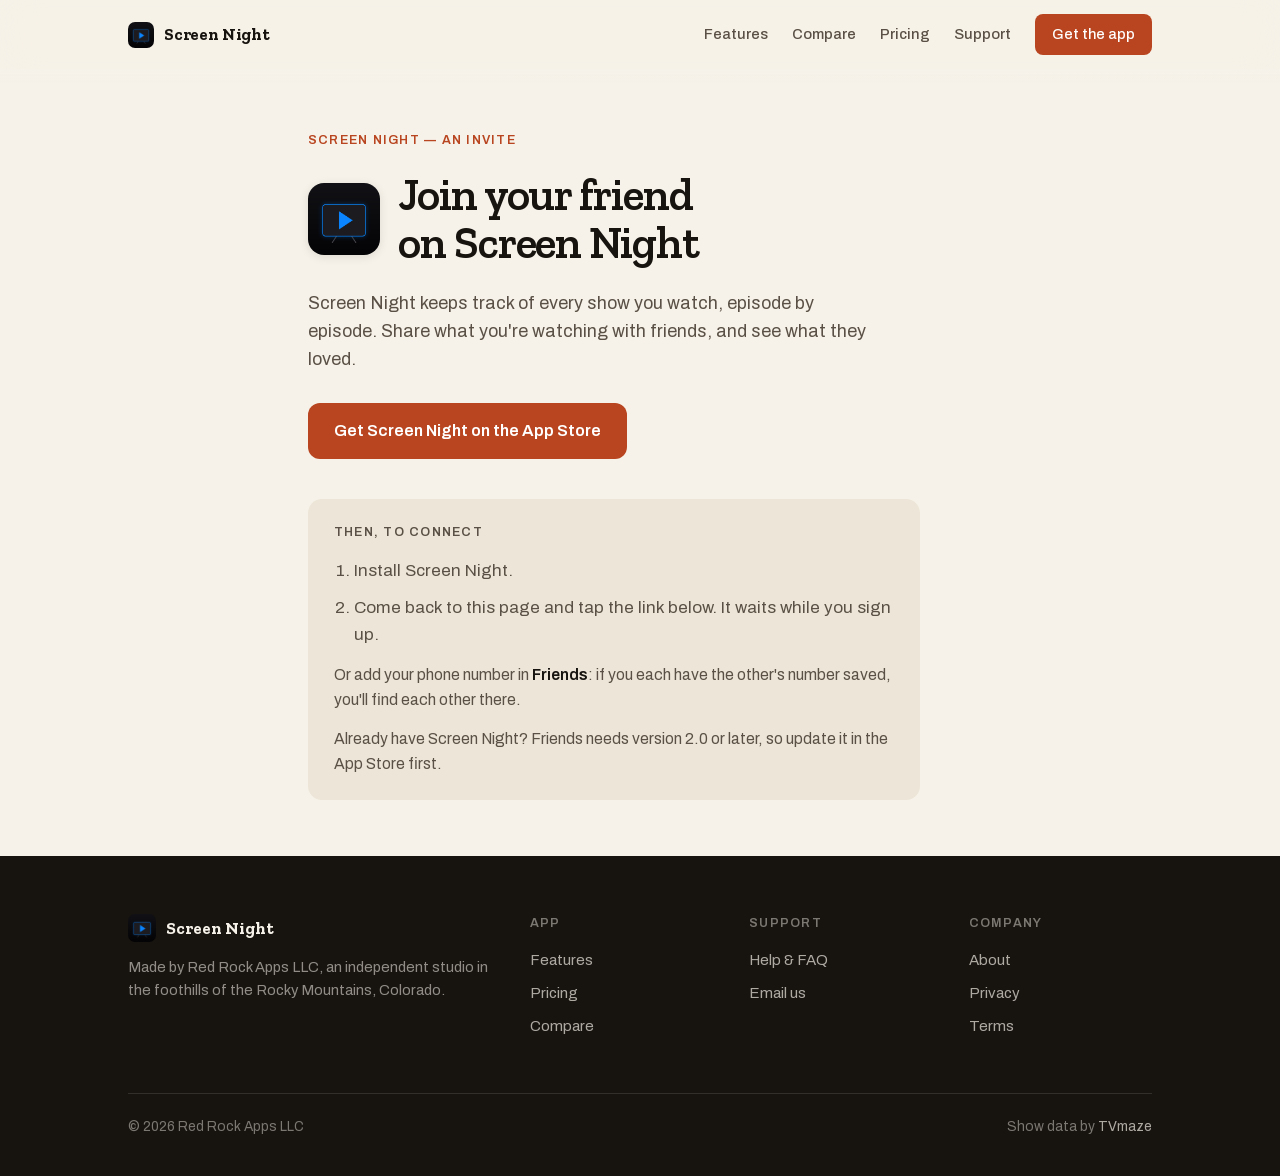
<file: i/index.html>
<!doctype html>
<html lang="en">
<head>
<meta charset="utf-8">
<meta name="viewport" content="width=device-width, initial-scale=1">
<meta name="robots" content="noindex">
<title>Join your friend on Screen Night</title>
<meta property="og:title" content="Join your friend on Screen Night">
<meta property="og:description" content="Share what you're watching, and see what your friends loved.">
<meta property="og:image" content="https://redrockappsllc.com/media/caught-up-icon-512.png">
<meta property="og:site_name" content="Screen Night">
<link rel="icon" type="image/png" sizes="32x32" href="/favicon-32.png">
<link rel="icon" type="image/png" sizes="16x16" href="/favicon-16.png">
<link rel="apple-touch-icon" href="/apple-touch-icon.png">
<link rel="stylesheet" href="/fonts/fonts.css">
<style>
  :root {
    --rock-950: #17130f;
    --rock-800: #2b241d;
    --rock-600: #5a5045;
    --sand-100: #ede6d8;
    --sand-50: #f6f2e9;
    --sienna: #b8451f;
    --sienna-dim: #9a3a19;

    --bg: var(--sand-50);
    --bg-raised: var(--sand-100);
    --ink: var(--rock-950);
    --ink-soft: var(--rock-600);
    --accent: var(--sienna);
    --accent-strong: var(--sienna-dim);
    --on-accent: #ffffff;
    --rule: color-mix(in srgb, var(--rock-950) 14%, transparent);
    --rule-strong: color-mix(in srgb, var(--rock-950) 28%, transparent);
  }

  @media (prefers-color-scheme: dark) {
    :root:not([data-theme="light"]) {
      --bg: var(--rock-950);
      --bg-raised: var(--rock-800);
      --ink: var(--sand-50);
      --ink-soft: color-mix(in srgb, var(--sand-50) 62%, var(--rock-950));
      --accent: #d8672f;
      --accent-strong: #e2814f;
      --on-accent: #17130f;
      --rule: color-mix(in srgb, var(--sand-50) 16%, transparent);
      --rule-strong: color-mix(in srgb, var(--sand-50) 30%, transparent);
    }
  }

  :root[data-theme="dark"] {
    --bg: var(--rock-950);
    --bg-raised: var(--rock-800);
    --ink: var(--sand-50);
    --ink-soft: color-mix(in srgb, var(--sand-50) 62%, var(--rock-950));
    --accent: #d8672f;
    --accent-strong: #e2814f;
    --on-accent: #17130f;
    --rule: color-mix(in srgb, var(--sand-50) 16%, transparent);
    --rule-strong: color-mix(in srgb, var(--sand-50) 30%, transparent);
  }

  * { box-sizing: border-box; }

  body {
    margin: 0;
    background: var(--bg);
    color: var(--ink);
    font-family: "Archivo", "Helvetica Neue", Arial, sans-serif;
    font-size: 1.0625rem;
    line-height: 1.6;
    -webkit-font-smoothing: antialiased;
    font-optical-sizing: auto;
    touch-action: manipulation;
  }

  h1, h2, h3 {
    font-family: "Zilla Slab", Georgia, serif;
    font-weight: 600;
    text-wrap: balance;
    margin: 0;
  }
  h1 { letter-spacing: -0.024em; }
  h2 { letter-spacing: -0.015em; }
  h3 { letter-spacing: -0.008em; }

  p { margin: 0; }
  a { color: var(--accent); }
  a:hover { color: var(--accent-strong); }
  a:focus-visible { outline: 2px solid var(--accent); outline-offset: 3px; }

  .wrap { max-width: 1080px; margin: 0 auto; padding: 0 28px; }
  .wrap-narrow { max-width: 680px; margin: 0 auto; padding: 0 28px; }

  /* ---------- Site nav ---------- */
  nav.site {
    position: sticky;
    top: 0;
    z-index: 20;
    background: color-mix(in srgb, var(--bg) 72%, transparent);
    backdrop-filter: blur(20px) saturate(180%);
    -webkit-backdrop-filter: blur(20px) saturate(180%);
  }
  nav.site::after {
    content: "";
    position: absolute;
    left: 0; right: 0; top: 100%;
    height: 14px;
    background: linear-gradient(to bottom, color-mix(in srgb, var(--bg) 65%, transparent), transparent);
    pointer-events: none;
  }
  nav.site .wrap { display: flex; align-items: center; gap: 26px; padding-top: 14px; padding-bottom: 14px; }
  .brand {
    display: flex; align-items: center; gap: 10px;
    font-family: "Zilla Slab", Georgia, serif; font-weight: 700; font-size: 1.05rem;
    color: var(--ink); text-decoration: none; letter-spacing: -0.01em;
  }
  .brand img { width: 26px; height: 26px; border-radius: 7px; display: block; }
  nav.site .links { margin-left: auto; display: flex; align-items: center; gap: 24px; }
  nav.site .links a {
    position: relative;
    font-size: 0.92rem; font-weight: 500; color: var(--ink-soft); text-decoration: none;
  }
  nav.site .links a:hover { color: var(--ink); }
  nav.site .links a::before { content: ""; position: absolute; inset: -14px -8px; }
  .nav-cta {
    background: var(--accent); color: var(--on-accent) !important;
    padding: 9px 17px; border-radius: 8px; font-weight: 600; font-size: 0.9rem !important;
  }
  .nav-cta:hover { background: var(--accent-strong); color: var(--on-accent) !important; }
  @media (max-width: 760px) { nav.site .links a.hide-sm { display: none; } }

  .brand, nav.site .links a, .foot-col a { -webkit-tap-highlight-color: transparent; }
  @media (prefers-reduced-motion: no-preference) {
    .brand, nav.site .links a, .foot-col a {
      transition: transform 100ms ease-out, color 100ms ease-out, background 150ms ease;
    }
    .brand:active, nav.site .links a:active, .foot-col a:active { transform: scale(0.97); }
  }

  /* ---------- Extra tokens these two link pages need ---------- */
  :root {
    --dusk: #47606c;
    --secondary: var(--dusk);
    --frame-bg: var(--sand-100);
    --shadow: color-mix(in srgb, var(--rock-950) 10%, transparent);
  }
  @media (prefers-color-scheme: dark) {
    :root:not([data-theme="light"]) {
      --secondary: #8fb2c2;
      --frame-bg: var(--rock-800);
      --shadow: color-mix(in srgb, black 40%, transparent);
    }
  }
  :root[data-theme="dark"] {
    --secondary: #8fb2c2;
    --frame-bg: var(--rock-800);
    --shadow: color-mix(in srgb, black 40%, transparent);
  }

  /* ---------- Link landing page ---------- */
  /* This page's script shows and hides nearly everything with the hidden
     attribute, and ANY display rule silently beats it. One guard for the whole
     page, so a later rule can't reintroduce that bug. */
  [hidden] { display: none !important; }

  main { padding: 62px 0 56px; }
  main .wrap { max-width: 720px; }

  .eyebrow {
    display: block; font-size: 0.78rem; text-transform: uppercase; letter-spacing: 0.1em;
    color: var(--accent); font-weight: 600; margin-bottom: 20px;
  }
  .eyebrow-soft { color: var(--ink-soft); margin-bottom: 14px; }

  .title-row { display: flex; align-items: center; gap: 18px; }
  .app-icon { width: 72px; height: 72px; border-radius: 16px; flex: none; box-shadow: 0 2px 10px var(--shadow); }
  .poster {
    width: 96px; aspect-ratio: 2 / 3; border-radius: 10px; object-fit: cover; flex: none;
    background: var(--frame-bg); box-shadow: 0 2px 10px var(--shadow);
  }
  h1 { font-size: clamp(2rem, 5.2vw, 2.8rem); line-height: 1.06; }
  .meta { margin-top: 8px; color: var(--ink-soft); font-size: 0.98rem; }
  .lede { margin: 24px 0 0; max-width: 32em; font-size: 1.12rem; line-height: 1.55; color: var(--ink-soft); }

  .cta {
    display: inline-block; margin-top: 30px; padding: 15px 26px; border-radius: 12px;
    background: var(--accent); color: var(--on-accent); text-decoration: none;
    font-weight: 600; font-size: 1.02rem;
  }
  .cta:hover { background: var(--accent-strong); color: var(--on-accent); }
  .cta:focus-visible { outline: 2px solid var(--accent); outline-offset: 3px; }
  .copy-note { margin: 14px 0 0; max-width: 32em; font-size: 0.95rem; color: var(--ink-soft); }

  .steps {
    margin-top: 40px; padding: 24px 26px; border-radius: 14px;
    background: var(--bg-raised); max-width: 36em;
  }
  .steps ol { margin: 0; padding-left: 20px; color: var(--ink-soft); }
  .steps li + li { margin-top: 9px; }
  /* no :first-of-type reset here: on /i/ the first <p> follows the <ol> and
     needs the gap. Against the eyebrow on /s/ the two margins collapse. */
  .steps p { color: var(--ink-soft); margin: 14px 0 0; font-size: 0.98rem; }
  .steps strong { color: var(--ink); font-weight: 600; }

  .open-app { display: inline-block; margin-top: 26px; color: var(--secondary); font-weight: 600; }
  .credit { margin-top: 22px; font-size: 0.85rem; color: var(--ink-soft); }

  .cta, .open-app { -webkit-tap-highlight-color: transparent; }
  @media (prefers-reduced-motion: no-preference) {
    .cta, .open-app { transition: transform 100ms ease-out, color 100ms ease-out, background 150ms ease; }
    .cta:active, .open-app:active { transform: scale(0.97); }
  }

  @media (max-width: 620px) {
    main { padding-top: 44px; }
    .title-row { gap: 14px; }
    .app-icon { width: 60px; height: 60px; }
    .steps { padding: 20px 20px; }
  }

  /* ---------- Footer ---------- */
  footer { background: var(--rock-950); color: var(--sand-50); padding: 58px 0 38px; }
  footer a { color: rgba(246,242,233,0.68); text-decoration: none; }
  footer a:hover { color: #d8672f; }
  .foot-grid { display: flex; flex-wrap: wrap; gap: 36px; }
  .foot-about { flex: 1.6 1 280px; min-width: 0; }
  .foot-brand { display: flex; align-items: center; gap: 10px; font-family: "Zilla Slab", Georgia, serif; font-weight: 700; color: var(--sand-50); }
  .foot-brand img { width: 28px; height: 28px; border-radius: 7px; }
  .foot-tag { margin-top: 14px; font-size: 0.92rem; color: rgba(246,242,233,0.55); max-width: 26em; line-height: 1.55; }
  .foot-col { flex: 1 1 130px; }
  .foot-col h2 {
    font-family: "Archivo", sans-serif; font-size: 0.78rem; text-transform: uppercase; letter-spacing: 0.1em;
    color: rgba(246,242,233,0.45); margin: 0 0 14px; font-weight: 600;
  }
  .foot-col ul { margin: 0; padding: 0; list-style: none; }
  .foot-col li { margin-bottom: 9px; font-size: 0.94rem; }
  .foot-col a { position: relative; }
  .foot-col a::before { content: ""; position: absolute; inset: -12px -8px; }
  .foot-bottom {
    margin-top: 46px; padding-top: 22px; border-top: 1px solid rgba(246,242,233,0.12);
    display: flex; justify-content: space-between; gap: 14px; flex-wrap: wrap;
    font-size: 0.86rem; color: rgba(246,242,233,0.45);
  }

  @media (prefers-reduced-transparency: reduce) {
    nav.site {
      background: var(--bg);
      backdrop-filter: none;
      -webkit-backdrop-filter: none;
      border-bottom: 1px solid var(--rule);
    }
    nav.site::after { display: none; }
  }
  @media (prefers-contrast: more) {
    nav.site {
      background: var(--bg);
      backdrop-filter: none;
      -webkit-backdrop-filter: none;
      border-bottom: 1px solid var(--ink);
    }
    nav.site::after { display: none; }
  }
</style>
</head>
<body>

<nav class="site">
  <div class="wrap">
    <a class="brand" href="/"><img src="/media/caught-up-icon-512.png" alt="">Screen Night</a>
    <div class="links">
      <a href="/#features" class="hide-sm">Features</a>
      <a href="/compare/" class="hide-sm">Compare</a>
      <a href="/#pricing" class="hide-sm">Pricing</a>
      <a href="/support/" class="hide-sm">Support</a>
      <a class="nav-cta" href="https://apps.apple.com/app/apple-store/id6811716971?pt=129355858&amp;ct=web-i-nav&amp;mt=8">Get the app</a>
    </div>
  </div>
</nav>

<!-- An invite link: https://redrockappsllc.com/i/?c=<invite code>. With Screen Night installed, iOS
     opens the app instead of this page (applinks in /.well-known/apple-app-site-association). This
     page is for everyone else, and it can't say who sent the link: it's one static page for every
     invite, and the message the link arrived in already names the sender. Its App Store button
     also copies the invite, for the app to paste after sign-up. There's no Smart App Banner: its
     Get button would install without running this page's script, so nothing would be copied. -->
<main>
  <div class="wrap">
    <span class="eyebrow">Screen Night &mdash; an invite</span>
    <div class="title-row">
      <img class="app-icon" src="/media/caught-up-icon.png" alt="" width="72" height="72">
      <h1>Join your friend on Screen Night</h1>
    </div>
    <p class="lede">Screen Night keeps track of every show you watch, episode by episode. Share what you're watching with friends, and see what they loved.</p>
    <a class="cta" id="get-app" href="https://apps.apple.com/app/apple-store/id6811716971?pt=129355858&amp;ct=invite&amp;mt=8">Get Screen Night on the App Store</a>
    <p class="copy-note" id="copy-note" role="status" hidden>Tapping this also copies your invite, so you can paste it into Screen Night.</p>

    <div class="steps">
      <span class="eyebrow eyebrow-soft">Then, to connect</span>
      <ol>
        <li>Install Screen Night.</li>
        <li id="step-paste" hidden>After you sign up, tap Paste beside &ldquo;Invited by a friend?&rdquo;. If Paste doesn&rsquo;t work, come back here and tap the link below.</li>
        <li id="step-return">Come back to this page and tap the link below. It waits while you sign up.</li>
      </ol>
      <p>Or add your phone number in <strong>Friends</strong>: if you each have the other's number saved, you'll find each other there.</p>
      <p>Already have Screen Night? Friends needs version 2.0 or later, so update it in the App Store first.</p>
    </div>

    <a class="open-app" id="open-app" href="#" hidden>Already have the app? Open the invite</a>
  </div>
</main>

<footer>
  <div class="wrap">
    <div class="foot-grid">
      <div class="foot-about">
        <div class="foot-brand"><img src="/media/caught-up-icon-512.png" alt="">Screen Night</div>
        <p class="foot-tag">Made by Red Rock Apps LLC, an independent studio in the foothills of the Rocky Mountains, Colorado.</p>
      </div>
      <div class="foot-col">
        <h2>App</h2>
        <ul>
          <li><a href="/#features">Features</a></li>
          <li><a href="/#pricing">Pricing</a></li>
          <li><a href="/compare/">Compare</a></li>
        </ul>
      </div>
      <div class="foot-col">
        <h2>Support</h2>
        <ul>
          <li><a href="/support/">Help &amp; FAQ</a></li>
          <li><a href="mailto:mike@redrockappsllc.com">Email us</a></li>
        </ul>
      </div>
      <div class="foot-col">
        <h2>Company</h2>
        <ul>
          <li><a href="/about/">About</a></li>
          <li><a href="/privacy/">Privacy</a></li>
          <li><a href="/terms/">Terms</a></li>
        </ul>
      </div>
    </div>
    <div class="foot-bottom">
      <span>&copy; 2026 Red Rock Apps LLC</span>
      <span>Show data by <a href="https://www.tvmaze.com/">TVmaze</a></span>
    </div>
  </div>
</footer>

<script>
  // The App Store button also copies the invite, for "Invited by a friend?" at the top of the
  // app's first screen after sign-up to paste: an install carries nothing through. Only when the
  // browser can copy; otherwise the page stays as it was. The link is built from a code already
  // checked, never location.href. The copy is the first thing the tap does, with nothing awaited
  // before it (Safari allows a clipboard write only while it handles the tap itself), and the tap
  // is never held up, so the App Store opens exactly as it always has.
  function offerCopy(link, onFailure) {
    var clipboard = navigator.clipboard;
    if (!clipboard || typeof clipboard.writeText !== "function") return false;
    document.getElementById("get-app").addEventListener("click", function () {
      var writing;
      try {
        writing = clipboard.writeText(link);
      } catch (error) {
        onFailure();
        return;
      }
      if (writing && typeof writing.then === "function") writing.then(null, onFailure);
    });
    return true;
  }

  // "Open the invite" is for someone who has the app but landed here anyway (a link opened inside
  // another app's browser, say). It uses the app's own scheme, which the app treats exactly like
  // the https link. Shown, and the invite offered for copying, only for a well-formed code, so a
  // mangled link offers nothing broken.
  (function () {
    var code = new URLSearchParams(location.search).get("c") || "";
    if (!/^[0-9a-f]{8}-[0-9a-f]{4}-[0-9a-f]{4}-[0-9a-f]{4}-[0-9a-f]{12}$/i.test(code)) return;
    code = code.toLowerCase();
    var link = document.getElementById("open-app");
    link.href = "tvtracker://invite/" + code;
    link.hidden = false;

    var note = document.getElementById("copy-note");
    var offered = offerCopy("https://redrockappsllc.com/i/?c=" + code, function () {
      note.textContent = "Couldn\u2019t copy your invite. Once Screen Night is installed, come back here and tap Open the invite.";
      document.getElementById("step-paste").hidden = true;
      document.getElementById("step-return").hidden = false;
    });
    if (offered) {
      note.hidden = false;
      document.getElementById("step-paste").hidden = false;
      document.getElementById("step-return").hidden = true;
    }
  })();
</script>

</body>
</html>
</file>
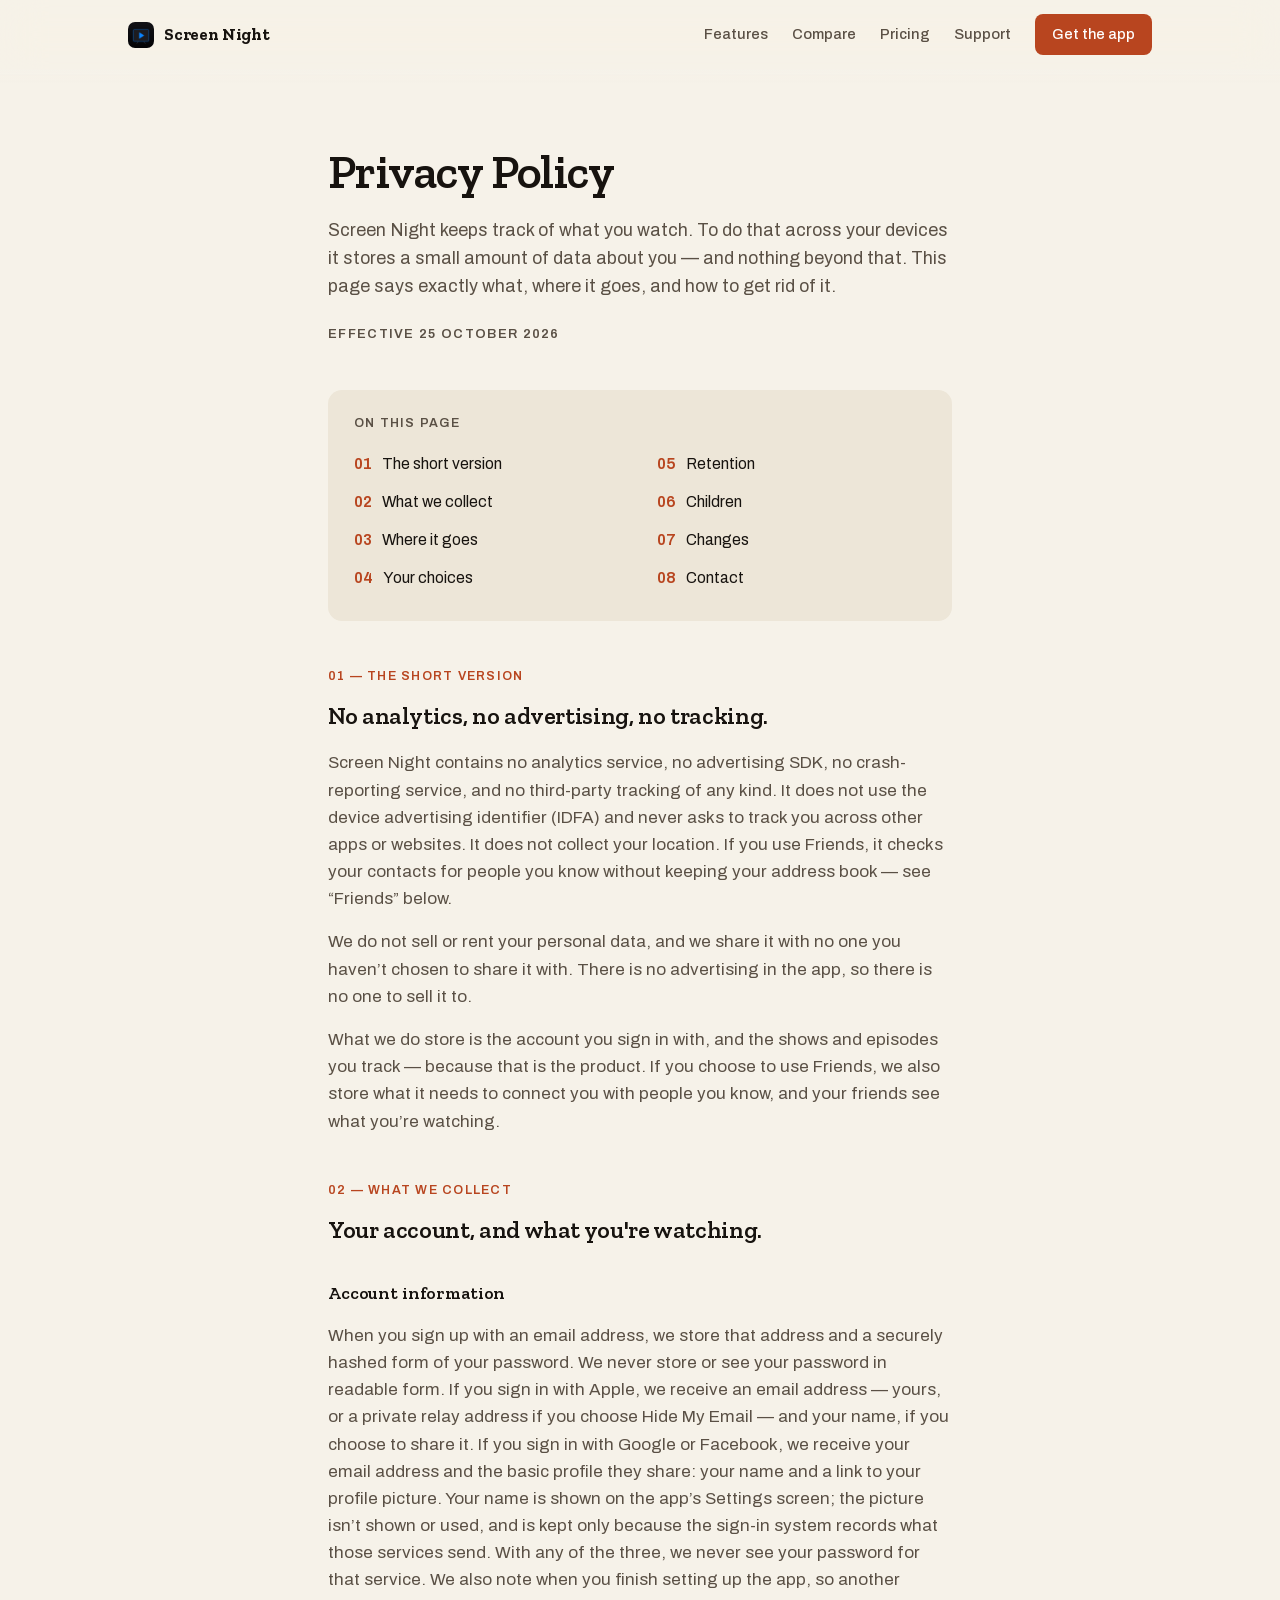
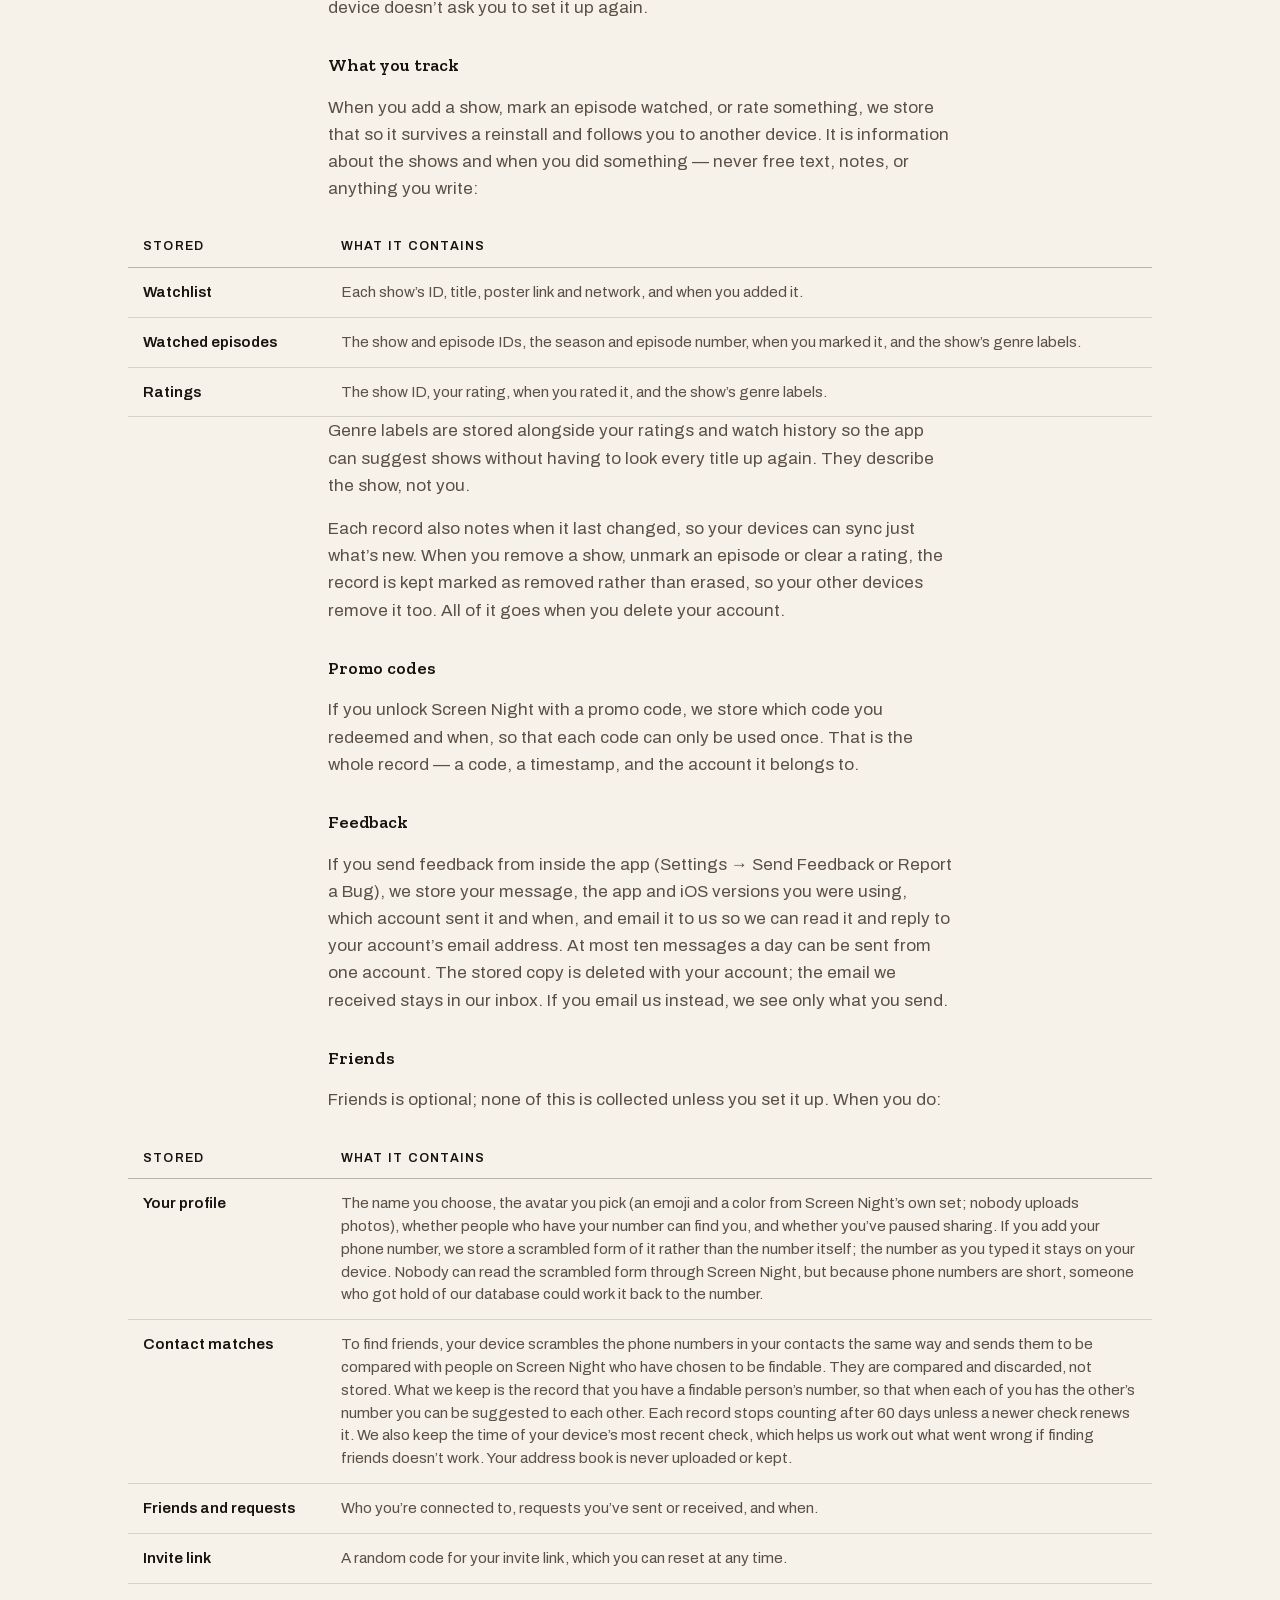
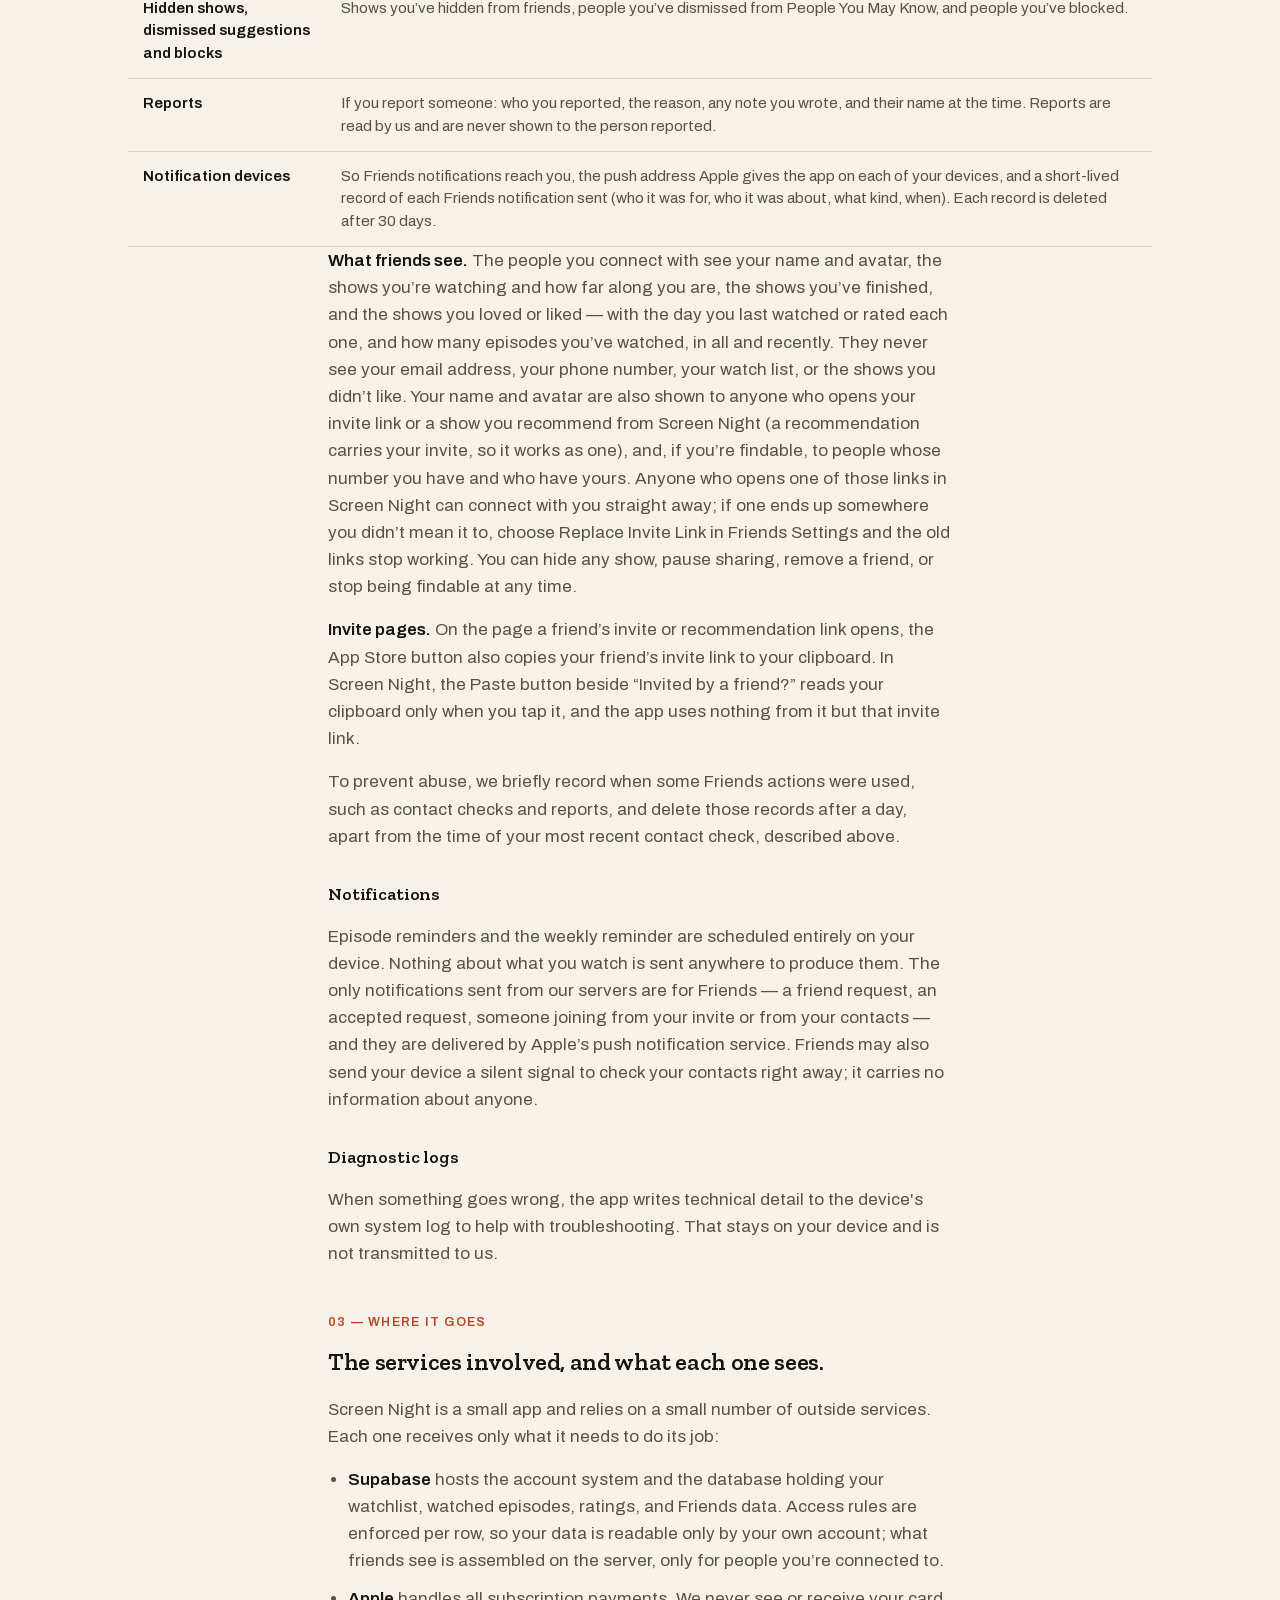
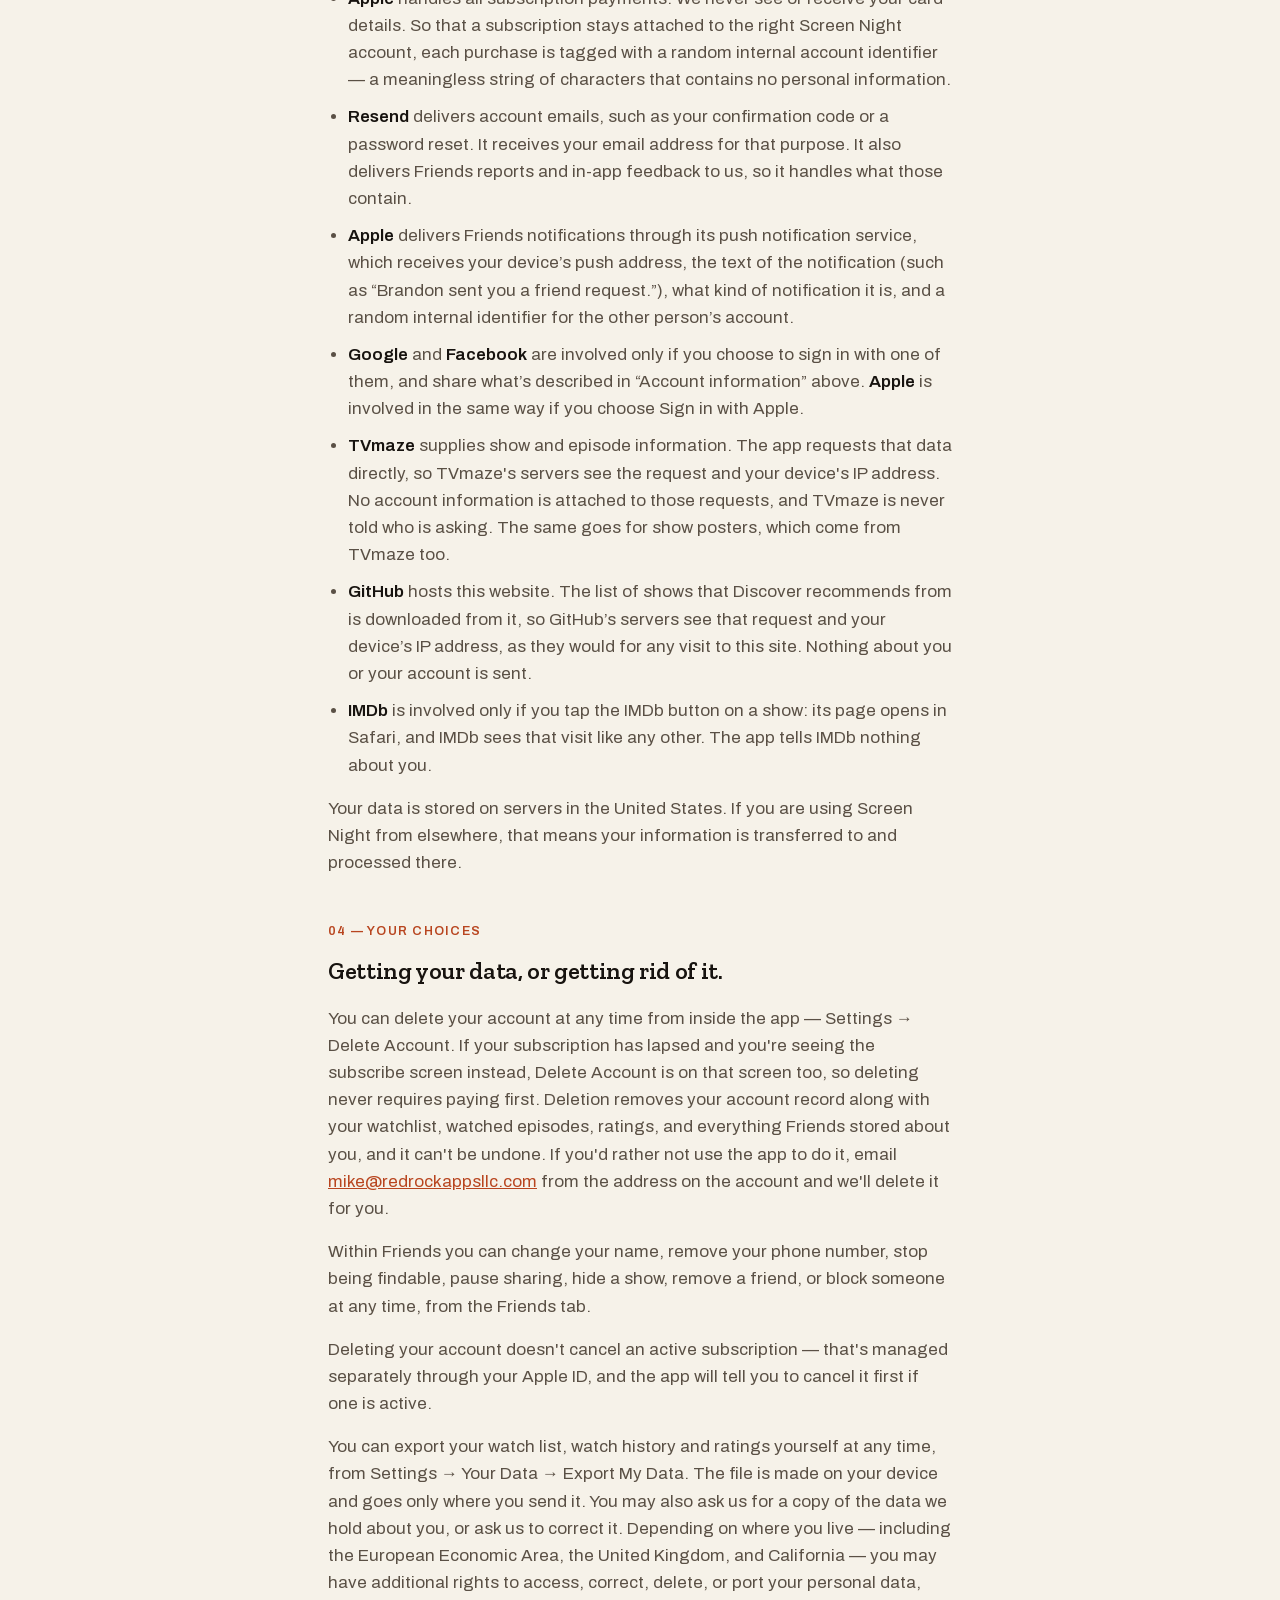
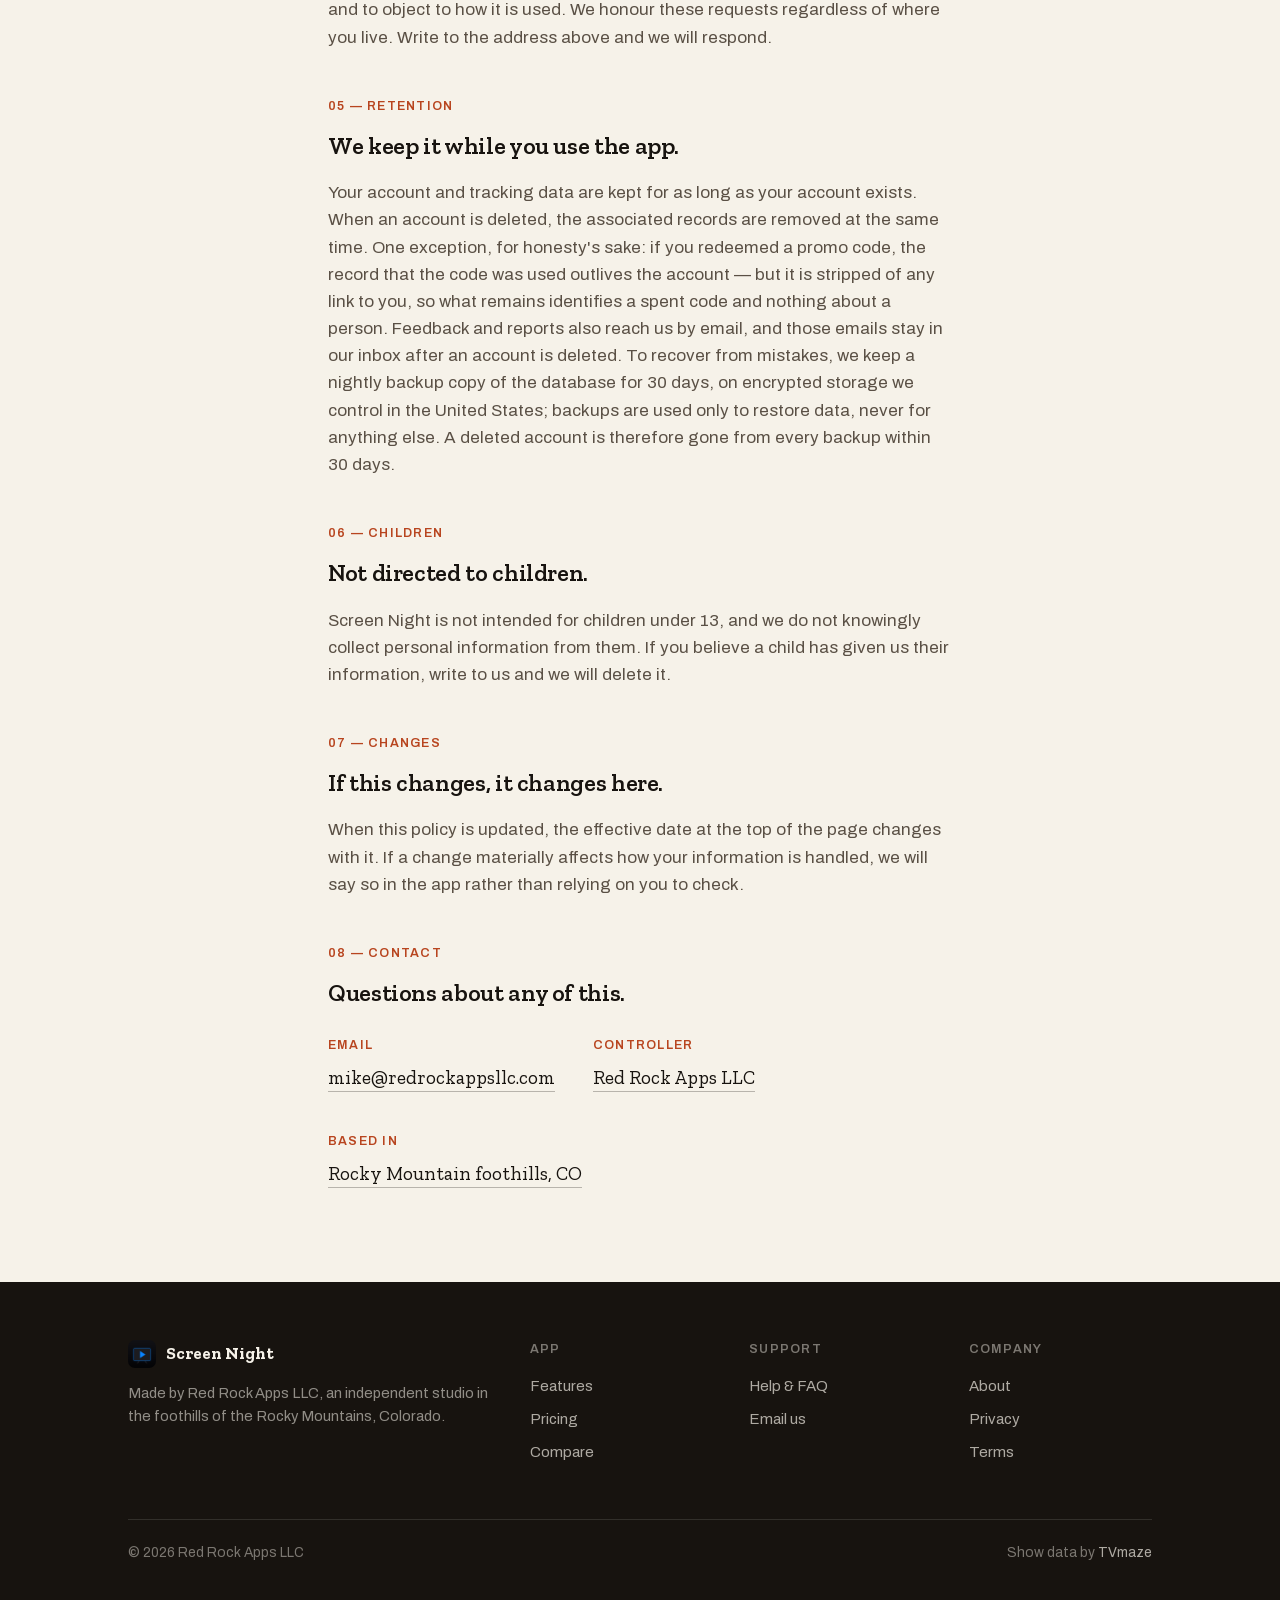
<file: privacy/index.html>
<!doctype html>
<html lang="en">
<head>
<meta charset="utf-8">
<meta name="viewport" content="width=device-width, initial-scale=1">
<title>Privacy Policy &mdash; Screen Night</title>
<meta name="description" content="What Screen Night stores, where it goes and how to delete it. No analytics, advertising or crash-reporting services.">
<link rel="canonical" href="https://redrockappsllc.com/privacy/">
<link rel="icon" type="image/png" sizes="32x32" href="/favicon-32.png">
<link rel="icon" type="image/png" sizes="16x16" href="/favicon-16.png">
<link rel="apple-touch-icon" href="/apple-touch-icon.png">
<link rel="stylesheet" href="/fonts/fonts.css">
<style>
  :root {
    --rock-950: #17130f;
    --rock-800: #2b241d;
    --rock-600: #5a5045;
    --sand-100: #ede6d8;
    --sand-50: #f6f2e9;
    --sienna: #b8451f;
    --sienna-dim: #9a3a19;

    --bg: var(--sand-50);
    --bg-raised: var(--sand-100);
    --ink: var(--rock-950);
    --ink-soft: var(--rock-600);
    --accent: var(--sienna);
    --accent-strong: var(--sienna-dim);
    --on-accent: #ffffff;
    --rule: color-mix(in srgb, var(--rock-950) 14%, transparent);
    --rule-strong: color-mix(in srgb, var(--rock-950) 28%, transparent);
  }

  @media (prefers-color-scheme: dark) {
    :root:not([data-theme="light"]) {
      --bg: var(--rock-950);
      --bg-raised: var(--rock-800);
      --ink: var(--sand-50);
      --ink-soft: color-mix(in srgb, var(--sand-50) 62%, var(--rock-950));
      --accent: #d8672f;
      --accent-strong: #e2814f;
      --on-accent: #17130f;
      --rule: color-mix(in srgb, var(--sand-50) 16%, transparent);
      --rule-strong: color-mix(in srgb, var(--sand-50) 30%, transparent);
    }
  }

  :root[data-theme="dark"] {
    --bg: var(--rock-950);
    --bg-raised: var(--rock-800);
    --ink: var(--sand-50);
    --ink-soft: color-mix(in srgb, var(--sand-50) 62%, var(--rock-950));
    --accent: #d8672f;
    --accent-strong: #e2814f;
    --on-accent: #17130f;
    --rule: color-mix(in srgb, var(--sand-50) 16%, transparent);
    --rule-strong: color-mix(in srgb, var(--sand-50) 30%, transparent);
  }

  * { box-sizing: border-box; }

  body {
    margin: 0;
    background: var(--bg);
    color: var(--ink);
    font-family: "Archivo", "Helvetica Neue", Arial, sans-serif;
    font-size: 1.0625rem;
    line-height: 1.6;
    -webkit-font-smoothing: antialiased;
    font-optical-sizing: auto;
    touch-action: manipulation;
  }

  h1, h2, h3 {
    font-family: "Zilla Slab", Georgia, serif;
    font-weight: 600;
    text-wrap: balance;
    margin: 0;
  }
  h1 { letter-spacing: -0.024em; }
  h2 { letter-spacing: -0.015em; }
  h3 { letter-spacing: -0.008em; }

  p { margin: 0; }
  a { color: var(--accent); }
  a:hover { color: var(--accent-strong); }
  a:focus-visible { outline: 2px solid var(--accent); outline-offset: 3px; }

  .wrap { max-width: 1080px; margin: 0 auto; padding: 0 28px; }
  .wrap-narrow { max-width: 680px; margin: 0 auto; padding: 0 28px; }

  /* ---------- Site nav ---------- */
  nav.site {
    position: sticky;
    top: 0;
    z-index: 20;
    background: color-mix(in srgb, var(--bg) 72%, transparent);
    backdrop-filter: blur(20px) saturate(180%);
    -webkit-backdrop-filter: blur(20px) saturate(180%);
  }
  nav.site::after {
    content: "";
    position: absolute;
    left: 0; right: 0; top: 100%;
    height: 14px;
    background: linear-gradient(to bottom, color-mix(in srgb, var(--bg) 65%, transparent), transparent);
    pointer-events: none;
  }
  nav.site .wrap { display: flex; align-items: center; gap: 26px; padding-top: 14px; padding-bottom: 14px; }
  .brand {
    display: flex; align-items: center; gap: 10px;
    font-family: "Zilla Slab", Georgia, serif; font-weight: 700; font-size: 1.05rem;
    color: var(--ink); text-decoration: none; letter-spacing: -0.01em;
  }
  .brand img { width: 26px; height: 26px; border-radius: 7px; display: block; }
  nav.site .links { margin-left: auto; display: flex; align-items: center; gap: 24px; }
  nav.site .links a {
    position: relative;
    font-size: 0.92rem; font-weight: 500; color: var(--ink-soft); text-decoration: none;
  }
  nav.site .links a:hover { color: var(--ink); }
  nav.site .links a::before { content: ""; position: absolute; inset: -14px -8px; }
  .nav-cta {
    background: var(--accent); color: var(--on-accent) !important;
    padding: 9px 17px; border-radius: 8px; font-weight: 600; font-size: 0.9rem !important;
  }
  .nav-cta:hover { background: var(--accent-strong); color: var(--on-accent) !important; }
  @media (max-width: 760px) { nav.site .links a.hide-sm { display: none; } }

  .brand, nav.site .links a, .foot-col a { -webkit-tap-highlight-color: transparent; }
  @media (prefers-reduced-motion: no-preference) {
    .brand, nav.site .links a, .foot-col a {
      transition: transform 100ms ease-out, color 100ms ease-out, background 150ms ease;
    }
    .brand:active, nav.site .links a:active, .foot-col a:active { transform: scale(0.97); }
  }

  /* ---------- Page ---------- */
  .page-head { padding: 78px 0 10px; }
  .page-head h1 { font-size: clamp(2.2rem, 4vw, 3rem); line-height: 1.05; }
  .page-head .lede { margin-top: 20px; font-size: 1.12rem; line-height: 1.55; color: var(--ink-soft); }
  .page-head .effective {
    margin-top: 22px; font-size: 0.82rem; text-transform: uppercase; letter-spacing: 0.1em;
    color: var(--ink-soft); font-weight: 600;
  }

  /* a legal section: its NAME as a micro-label, its summary as the heading */
  /* scroll-margin clears the sticky nav when a #clause link jumps here */
  section { padding: 46px 0 0; scroll-margin-top: 84px; }
  section:last-of-type { padding-bottom: 92px; }
  .sec-label {
    font-size: 0.78rem; text-transform: uppercase; letter-spacing: 0.1em;
    color: var(--accent); font-weight: 600; margin-bottom: 10px;
  }
  section h2 { font-size: 1.5rem; }
  section h3 { font-size: 1.12rem; margin-top: 30px; }
  section h2 + p, section h3 + p { margin-top: 14px; }
  section p + p, section p + ul, section ul + p { margin-top: 16px; }
  section p, section li { color: var(--ink-soft); }
  section li strong, section p strong { color: var(--ink); font-weight: 600; }
  section ul { margin: 16px 0 0; padding-left: 20px; }
  section li + li { margin-top: 10px; }

  /* ---------- Tables: text keeps the narrow measure, these break out ---------- */
  .table-scroll {
    margin: 22px -28px 0;
    padding: 0 28px;
    overflow-x: auto;
    -webkit-overflow-scrolling: touch;
    overscroll-behavior-x: contain;
  }
  .table-scroll table {
    border-collapse: collapse;
    min-width: 640px;
    width: 100%;
    font-size: 0.95rem;
    line-height: 1.5;
  }
  .table-scroll th, .table-scroll td {
    text-align: left;
    vertical-align: top;
    padding: 13px 15px;
    border-bottom: 1px solid var(--rule);
    color: var(--ink-soft);
  }
  .table-scroll thead th {
    font-size: 0.78rem;
    font-weight: 600;
    letter-spacing: 0.1em;
    text-transform: uppercase;
    color: var(--ink);
    border-bottom: 1px solid var(--rule-strong);
    padding-bottom: 11px;
  }
  .table-scroll tbody td:first-child {
    color: var(--ink);
    font-weight: 600;
    width: 13em;
  }

  .contact-row { display: flex; flex-wrap: wrap; gap: 38px; margin-top: 24px; }
  .contact-item .label {
    display: block; font-size: 0.78rem; text-transform: uppercase; letter-spacing: 0.1em;
    color: var(--accent); font-weight: 600; margin-bottom: 7px;
  }
  .contact-item a, .contact-item span.value {
    font-family: "Zilla Slab", Georgia, serif; font-size: 1.2rem; color: var(--ink);
    text-decoration: none; border-bottom: 1px solid var(--rule-strong); padding-bottom: 2px;
  }
  .contact-item a:hover { color: var(--accent); border-bottom-color: var(--accent); }

  .contact-item a { -webkit-tap-highlight-color: transparent; }
  @media (prefers-reduced-motion: no-preference) {
    .contact-item a { transition: transform 100ms ease-out, color 100ms ease-out; }
    .contact-item a:active { transform: scale(0.97); }
  }

  @media (max-width: 620px) {
    .page-head { padding-top: 54px; }
    .table-scroll { margin-left: -20px; margin-right: -20px; padding: 0 20px; }
    .table-scroll tbody td:first-child { width: 8em; }
  }

  /* ---------- On this page ---------- */
  .toc { margin-top: 36px; padding: 24px 26px; background: var(--bg-raised); border-radius: 14px; }
  .toc h2 {
    font-family: "Archivo", "Helvetica Neue", Arial, sans-serif;
    font-size: 0.78rem; text-transform: uppercase; letter-spacing: 0.1em;
    color: var(--ink-soft); font-weight: 600; margin-bottom: 16px;
  }
  /* columns, not grid: a numbered list must read DOWN the first column
     (01-06, then 07-11), and grid would fill across rows (01, 02 / 03, 04) */
  .toc ol { margin: 0; padding: 0; list-style: none; }
  @media (min-width: 640px) { .toc ol { columns: 2; column-gap: 34px; } }
  .toc li { margin: 0 0 11px; break-inside: avoid; }
  .toc li:last-child { margin-bottom: 0; }
  .toc a {
    position: relative; display: inline-flex; gap: 10px; align-items: baseline;
    color: var(--ink); text-decoration: none; font-size: 0.98rem; line-height: 1.4;
  }
  .toc a .n { color: var(--accent); font-weight: 600; font-variant-numeric: tabular-nums; flex: none; }
  .toc a:hover, .toc a:hover .n { color: var(--accent); }
  .toc a::before { content: ""; position: absolute; inset: -9px -6px; }
  .toc a { -webkit-tap-highlight-color: transparent; }
  @media (prefers-reduced-motion: no-preference) {
    .toc a { transition: transform 100ms ease-out, color 100ms ease-out; }
    .toc a:active { transform: scale(0.97); }
    html { scroll-behavior: smooth; }
  }

  /* ---------- Footer ---------- */
  footer { background: var(--rock-950); color: var(--sand-50); padding: 58px 0 38px; }
  footer a { color: rgba(246,242,233,0.68); text-decoration: none; }
  footer a:hover { color: #d8672f; }
  .foot-grid { display: flex; flex-wrap: wrap; gap: 36px; }
  .foot-about { flex: 1.6 1 280px; min-width: 0; }
  .foot-brand { display: flex; align-items: center; gap: 10px; font-family: "Zilla Slab", Georgia, serif; font-weight: 700; color: var(--sand-50); }
  .foot-brand img { width: 28px; height: 28px; border-radius: 7px; }
  .foot-tag { margin-top: 14px; font-size: 0.92rem; color: rgba(246,242,233,0.55); max-width: 26em; line-height: 1.55; }
  .foot-col { flex: 1 1 130px; }
  .foot-col h2 {
    font-family: "Archivo", sans-serif; font-size: 0.78rem; text-transform: uppercase; letter-spacing: 0.1em;
    color: rgba(246,242,233,0.45); margin: 0 0 14px; font-weight: 600;
  }
  .foot-col ul { margin: 0; padding: 0; list-style: none; }
  .foot-col li { margin-bottom: 9px; font-size: 0.94rem; }
  .foot-col a { position: relative; }
  .foot-col a::before { content: ""; position: absolute; inset: -12px -8px; }
  .foot-bottom {
    margin-top: 46px; padding-top: 22px; border-top: 1px solid rgba(246,242,233,0.12);
    display: flex; justify-content: space-between; gap: 14px; flex-wrap: wrap;
    font-size: 0.86rem; color: rgba(246,242,233,0.45);
  }

  @media (prefers-reduced-transparency: reduce) {
    nav.site {
      background: var(--bg);
      backdrop-filter: none;
      -webkit-backdrop-filter: none;
      border-bottom: 1px solid var(--rule);
    }
    nav.site::after { display: none; }
  }
  @media (prefers-contrast: more) {
    nav.site {
      background: var(--bg);
      backdrop-filter: none;
      -webkit-backdrop-filter: none;
      border-bottom: 1px solid var(--ink);
    }
    nav.site::after { display: none; }
  }
</style>
</head>
<body>

<nav class="site">
  <div class="wrap">
    <a class="brand" href="/"><img src="/media/caught-up-icon-512.png" alt="">Screen Night</a>
    <div class="links">
      <a href="/#features" class="hide-sm">Features</a>
      <a href="/compare/" class="hide-sm">Compare</a>
      <a href="/#pricing" class="hide-sm">Pricing</a>
      <a href="/support/" class="hide-sm">Support</a>
      <a class="nav-cta" href="https://apps.apple.com/app/apple-store/id6811716971?pt=129355858&amp;ct=web-privacy-nav&amp;mt=8">Get the app</a>
    </div>
  </div>
</nav>

<header class="page-head">
  <div class="wrap-narrow">
    <h1>Privacy Policy</h1>
    <p class="lede">Screen Night keeps track of what you watch. To do that across your devices it stores a small amount of data about you &mdash; and nothing beyond that. This page says exactly what, where it goes, and how to get rid of it.</p>
    <p class="effective">Effective 25 October 2026</p>
  </div>
</header>

<main>

  <div class="wrap-narrow">
    <nav class="toc" aria-label="On this page">
      <h2>On this page</h2>
      <ol>
        <li><a href="#the-short-version"><span class="n">01</span><span>The short version</span></a></li>
        <li><a href="#what-we-collect"><span class="n">02</span><span>What we collect</span></a></li>
        <li><a href="#where-it-goes"><span class="n">03</span><span>Where it goes</span></a></li>
        <li><a href="#your-choices"><span class="n">04</span><span>Your choices</span></a></li>
        <li><a href="#retention"><span class="n">05</span><span>Retention</span></a></li>
        <li><a href="#children"><span class="n">06</span><span>Children</span></a></li>
        <li><a href="#changes"><span class="n">07</span><span>Changes</span></a></li>
        <li><a href="#contact"><span class="n">08</span><span>Contact</span></a></li>
      </ol>
    </nav>
  </div>

<section id="the-short-version">
  <div class="wrap-narrow">
    <p class="sec-label">01 &mdash; The short version</p>
    <h2>No analytics, no advertising, no tracking.</h2>
    <p>Screen Night contains no analytics service, no advertising SDK, no crash-reporting service, and no third-party tracking of any kind. It does not use the device advertising identifier (IDFA) and never asks to track you across other apps or websites. It does not collect your location. If you use Friends, it checks your contacts for people you know without keeping your address book &mdash; see &ldquo;Friends&rdquo; below.</p>
    <p>We do not sell or rent your personal data, and we share it with no one you haven&rsquo;t chosen to share it with. There is no advertising in the app, so there is no one to sell it to.</p>
    <p>What we do store is the account you sign in with, and the shows and episodes you track &mdash; because that is the product. If you choose to use Friends, we also store what it needs to connect you with people you know, and your friends see what you&rsquo;re watching.</p>
  </div>
</section>

<section id="what-we-collect">
  <div class="wrap-narrow">
    <p class="sec-label">02 &mdash; What we collect</p>
    <h2>Your account, and what you're watching.</h2>

    <h3>Account information</h3>
    <p>When you sign up with an email address, we store that address and a securely hashed form of your password. We never store or see your password in readable form. If you sign in with Apple, we receive an email address &mdash; yours, or a private relay address if you choose Hide My Email &mdash; and your name, if you choose to share it. If you sign in with Google or Facebook, we receive your email address and the basic profile they share: your name and a link to your profile picture. Your name is shown on the app&rsquo;s Settings screen; the picture isn&rsquo;t shown or used, and is kept only because the sign-in system records what those services send. With any of the three, we never see your password for that service. We also note when you finish setting up the app, so another device doesn&rsquo;t ask you to set it up again.</p>

    <h3>What you track</h3>
    <p>When you add a show, mark an episode watched, or rate something, we store that so it survives a reinstall and follows you to another device. It is information about the shows and when you did something &mdash; never free text, notes, or anything you write:</p>
    </div>
    <div class="wrap">
      <div class="table-scroll">
      <table>
        <thead>
          <tr><th>Stored</th><th>What it contains</th></tr>
        </thead>
        <tbody>
          <tr><td>Watchlist</td><td>Each show&rsquo;s ID, title, poster link and network, and when you added it.</td></tr>
          <tr><td>Watched episodes</td><td>The show and episode IDs, the season and episode number, when you marked it, and the show&rsquo;s genre labels.</td></tr>
          <tr><td>Ratings</td><td>The show ID, your rating, when you rated it, and the show&rsquo;s genre labels.</td></tr>
        </tbody>
      </table>
    </div>
    </div>
    <div class="wrap-narrow">
    <p>Genre labels are stored alongside your ratings and watch history so the app can suggest shows without having to look every title up again. They describe the show, not you.</p>
    <p>Each record also notes when it last changed, so your devices can sync just what&rsquo;s new. When you remove a show, unmark an episode or clear a rating, the record is kept marked as removed rather than erased, so your other devices remove it too. All of it goes when you delete your account.</p>

    <h3>Promo codes</h3>
    <p>If you unlock Screen Night with a promo code, we store which code you redeemed and when, so that each code can only be used once. That is the whole record &mdash; a code, a timestamp, and the account it belongs to.</p>

    <h3>Feedback</h3>
    <p>If you send feedback from inside the app (Settings &rarr; Send Feedback or Report a Bug), we store your message, the app and iOS versions you were using, which account sent it and when, and email it to us so we can read it and reply to your account&rsquo;s email address. At most ten messages a day can be sent from one account. The stored copy is deleted with your account; the email we received stays in our inbox. If you email us instead, we see only what you send.</p>

    <h3>Friends</h3>
    <p>Friends is optional; none of this is collected unless you set it up. When you do:</p>
    </div>
    <div class="wrap">
      <div class="table-scroll">
      <table>
        <thead>
          <tr><th>Stored</th><th>What it contains</th></tr>
        </thead>
        <tbody>
          <tr><td>Your profile</td><td>The name you choose, the avatar you pick (an emoji and a color from Screen Night&rsquo;s own set; nobody uploads photos), whether people who have your number can find you, and whether you&rsquo;ve paused sharing. If you add your phone number, we store a scrambled form of it rather than the number itself; the number as you typed it stays on your device. Nobody can read the scrambled form through Screen Night, but because phone numbers are short, someone who got hold of our database could work it back to the number.</td></tr>
          <tr><td>Contact matches</td><td>To find friends, your device scrambles the phone numbers in your contacts the same way and sends them to be compared with people on Screen Night who have chosen to be findable. They are compared and discarded, not stored. What we keep is the record that you have a findable person&rsquo;s number, so that when each of you has the other&rsquo;s number you can be suggested to each other. Each record stops counting after 60 days unless a newer check renews it. We also keep the time of your device&rsquo;s most recent check, which helps us work out what went wrong if finding friends doesn&rsquo;t work. Your address book is never uploaded or kept.</td></tr>
          <tr><td>Friends and requests</td><td>Who you&rsquo;re connected to, requests you&rsquo;ve sent or received, and when.</td></tr>
          <tr><td>Invite link</td><td>A random code for your invite link, which you can reset at any time.</td></tr>
          <tr><td>Hidden shows, dismissed suggestions and blocks</td><td>Shows you&rsquo;ve hidden from friends, people you&rsquo;ve dismissed from People You May Know, and people you&rsquo;ve blocked.</td></tr>
          <tr><td>Reports</td><td>If you report someone: who you reported, the reason, any note you wrote, and their name at the time. Reports are read by us and are never shown to the person reported.</td></tr>
          <tr><td>Notification devices</td><td>So Friends notifications reach you, the push address Apple gives the app on each of your devices, and a short-lived record of each Friends notification sent (who it was for, who it was about, what kind, when). Each record is deleted after 30 days.</td></tr>
        </tbody>
      </table>
    </div>
    </div>
    <div class="wrap-narrow">
    <p><strong>What friends see.</strong> The people you connect with see your name and avatar, the shows you&rsquo;re watching and how far along you are, the shows you&rsquo;ve finished, and the shows you loved or liked &mdash; with the day you last watched or rated each one, and how many episodes you&rsquo;ve watched, in all and recently. They never see your email address, your phone number, your watch list, or the shows you didn&rsquo;t like. Your name and avatar are also shown to anyone who opens your invite link or a show you recommend from Screen Night (a recommendation carries your invite, so it works as one), and, if you&rsquo;re findable, to people whose number you have and who have yours. Anyone who opens one of those links in Screen Night can connect with you straight away; if one ends up somewhere you didn&rsquo;t mean it to, choose Replace Invite Link in Friends Settings and the old links stop working. You can hide any show, pause sharing, remove a friend, or stop being findable at any time.</p>
    <p><strong>Invite pages.</strong> On the page a friend&rsquo;s invite or recommendation link opens, the App Store button also copies your friend&rsquo;s invite link to your clipboard. In Screen Night, the Paste button beside &ldquo;Invited by a friend?&rdquo; reads your clipboard only when you tap it, and the app uses nothing from it but that invite link.</p>
    <p>To prevent abuse, we briefly record when some Friends actions were used, such as contact checks and reports, and delete those records after a day, apart from the time of your most recent contact check, described above.</p>

    <h3>Notifications</h3>
    <p>Episode reminders and the weekly reminder are scheduled entirely on your device. Nothing about what you watch is sent anywhere to produce them. The only notifications sent from our servers are for Friends &mdash; a friend request, an accepted request, someone joining from your invite or from your contacts &mdash; and they are delivered by Apple&rsquo;s push notification service. Friends may also send your device a silent signal to check your contacts right away; it carries no information about anyone.</p>

    <h3>Diagnostic logs</h3>
    <p>When something goes wrong, the app writes technical detail to the device's own system log to help with troubleshooting. That stays on your device and is not transmitted to us.</p>
  </div>
</section>

<section id="where-it-goes">
  <div class="wrap-narrow">
    <p class="sec-label">03 &mdash; Where it goes</p>
    <h2>The services involved, and what each one sees.</h2>
    <p>Screen Night is a small app and relies on a small number of outside services. Each one receives only what it needs to do its job:</p>
    <ul>
      <li><strong>Supabase</strong> hosts the account system and the database holding your watchlist, watched episodes, ratings, and Friends data. Access rules are enforced per row, so your data is readable only by your own account; what friends see is assembled on the server, only for people you&rsquo;re connected to.</li>
      <li><strong>Apple</strong> handles all subscription payments. We never see or receive your card details. So that a subscription stays attached to the right Screen Night account, each purchase is tagged with a random internal account identifier &mdash; a meaningless string of characters that contains no personal information.</li>
      <li><strong>Resend</strong> delivers account emails, such as your confirmation code or a password reset. It receives your email address for that purpose. It also delivers Friends reports and in-app feedback to us, so it handles what those contain.</li>
      <li><strong>Apple</strong> delivers Friends notifications through its push notification service, which receives your device&rsquo;s push address, the text of the notification (such as &ldquo;Brandon sent you a friend request.&rdquo;), what kind of notification it is, and a random internal identifier for the other person&rsquo;s account.</li>
      <li><strong>Google</strong> and <strong>Facebook</strong> are involved only if you choose to sign in with one of them, and share what&rsquo;s described in &ldquo;Account information&rdquo; above. <strong>Apple</strong> is involved in the same way if you choose Sign in with Apple.</li>
      <li><strong>TVmaze</strong> supplies show and episode information. The app requests that data directly, so TVmaze's servers see the request and your device's IP address. No account information is attached to those requests, and TVmaze is never told who is asking. The same goes for show posters, which come from TVmaze too.</li>
      <li><strong>GitHub</strong> hosts this website. The list of shows that Discover recommends from is downloaded from it, so GitHub&rsquo;s servers see that request and your device&rsquo;s IP address, as they would for any visit to this site. Nothing about you or your account is sent.</li>
      <li><strong>IMDb</strong> is involved only if you tap the IMDb button on a show: its page opens in Safari, and IMDb sees that visit like any other. The app tells IMDb nothing about you.</li>
    </ul>
    <p>Your data is stored on servers in the United States. If you are using Screen Night from elsewhere, that means your information is transferred to and processed there.</p>
  </div>
</section>

<section id="your-choices">
  <div class="wrap-narrow">
    <p class="sec-label">04 &mdash; Your choices</p>
    <h2>Getting your data, or getting rid of it.</h2>
    <p>You can delete your account at any time from inside the app &mdash; Settings &rarr; Delete Account. If your subscription has lapsed and you're seeing the subscribe screen instead, Delete Account is on that screen too, so deleting never requires paying first. Deletion removes your account record along with your watchlist, watched episodes, ratings, and everything Friends stored about you, and it can't be undone. If you'd rather not use the app to do it, email <a href="mailto:mike@redrockappsllc.com">mike@redrockappsllc.com</a> from the address on the account and we'll delete it for you.</p>
    <p>Within Friends you can change your name, remove your phone number, stop being findable, pause sharing, hide a show, remove a friend, or block someone at any time, from the Friends tab.</p>
    <p>Deleting your account doesn't cancel an active subscription — that's managed separately through your Apple ID, and the app will tell you to cancel it first if one is active.</p>
    <p>You can export your watch list, watch history and ratings yourself at any time, from Settings &rarr; Your Data &rarr; Export My Data. The file is made on your device and goes only where you send it. You may also ask us for a copy of the data we hold about you, or ask us to correct it. Depending on where you live &mdash; including the European Economic Area, the United Kingdom, and California &mdash; you may have additional rights to access, correct, delete, or port your personal data, and to object to how it is used. We honour these requests regardless of where you live. Write to the address above and we will respond.</p>
  </div>
</section>

<section id="retention">
  <div class="wrap-narrow">
    <p class="sec-label">05 &mdash; Retention</p>
    <h2>We keep it while you use the app.</h2>
    <p>Your account and tracking data are kept for as long as your account exists. When an account is deleted, the associated records are removed at the same time. One exception, for honesty's sake: if you redeemed a promo code, the record that the code was used outlives the account &mdash; but it is stripped of any link to you, so what remains identifies a spent code and nothing about a person. Feedback and reports also reach us by email, and those emails stay in our inbox after an account is deleted. To recover from mistakes, we keep a nightly backup copy of the database for 30 days, on encrypted storage we control in the United States; backups are used only to restore data, never for anything else. A deleted account is therefore gone from every backup within 30 days.</p>
  </div>
</section>

<section id="children">
  <div class="wrap-narrow">
    <p class="sec-label">06 &mdash; Children</p>
    <h2>Not directed to children.</h2>
    <p>Screen Night is not intended for children under 13, and we do not knowingly collect personal information from them. If you believe a child has given us their information, write to us and we will delete it.</p>
  </div>
</section>

<section id="changes">
  <div class="wrap-narrow">
    <p class="sec-label">07 &mdash; Changes</p>
    <h2>If this changes, it changes here.</h2>
    <p>When this policy is updated, the effective date at the top of the page changes with it. If a change materially affects how your information is handled, we will say so in the app rather than relying on you to check.</p>
  </div>
</section>

<section id="contact">
  <div class="wrap-narrow">
    <p class="sec-label">08 &mdash; Contact</p>
    <h2>Questions about any of this.</h2>
    <div class="contact-row">
      <div class="contact-item">
        <span class="label">Email</span>
        <a href="mailto:mike@redrockappsllc.com">mike@redrockappsllc.com</a>
      </div>
      <div class="contact-item">
        <span class="label">Controller</span>
        <span class="value">Red Rock Apps LLC</span>
      </div>
      <div class="contact-item">
        <span class="label">Based in</span>
        <span class="value">Rocky Mountain foothills, CO</span>
      </div>
    </div>
  </div>
</section>

</main>

<footer>
  <div class="wrap">
    <div class="foot-grid">
      <div class="foot-about">
        <div class="foot-brand"><img src="/media/caught-up-icon-512.png" alt="">Screen Night</div>
        <p class="foot-tag">Made by Red Rock Apps LLC, an independent studio in the foothills of the Rocky Mountains, Colorado.</p>
      </div>
      <div class="foot-col">
        <h2>App</h2>
        <ul>
          <li><a href="/#features">Features</a></li>
          <li><a href="/#pricing">Pricing</a></li>
          <li><a href="/compare/">Compare</a></li>
        </ul>
      </div>
      <div class="foot-col">
        <h2>Support</h2>
        <ul>
          <li><a href="/support/">Help &amp; FAQ</a></li>
          <li><a href="mailto:mike@redrockappsllc.com">Email us</a></li>
        </ul>
      </div>
      <div class="foot-col">
        <h2>Company</h2>
        <ul>
          <li><a href="/about/">About</a></li>
          <li><a href="/privacy/">Privacy</a></li>
          <li><a href="/terms/">Terms</a></li>
        </ul>
      </div>
    </div>
    <div class="foot-bottom">
      <span>&copy; 2026 Red Rock Apps LLC</span>
      <span>Show data by <a href="https://www.tvmaze.com/">TVmaze</a></span>
    </div>
  </div>
</footer>

</body>
</html>
</file>
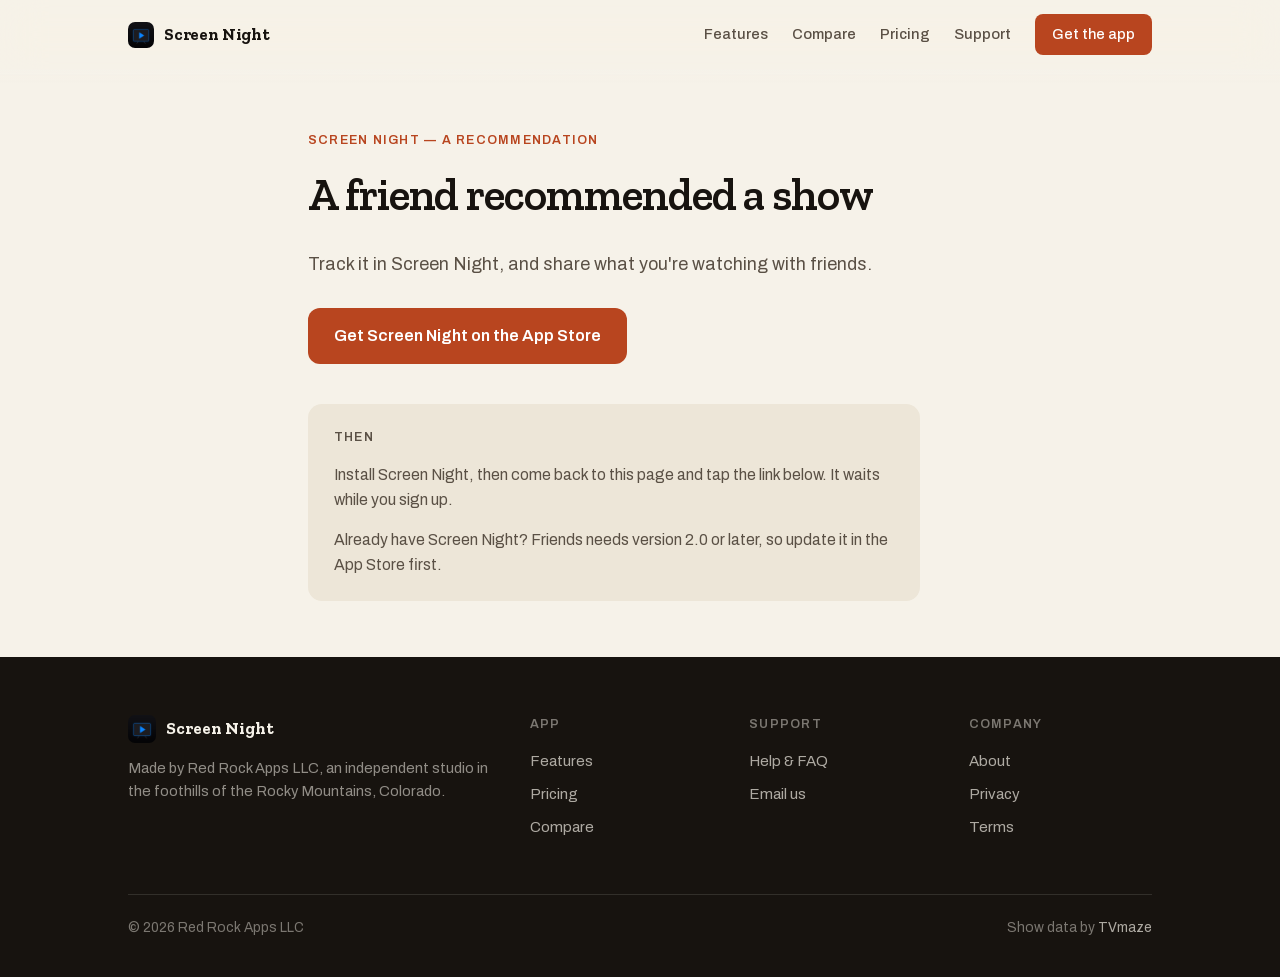
<file: s/index.html>
<!doctype html>
<html lang="en">
<head>
<meta charset="utf-8">
<meta name="viewport" content="width=device-width, initial-scale=1">
<meta name="robots" content="noindex">
<title>A friend recommended a show — Screen Night</title>
<meta property="og:title" content="A friend thinks you should watch this">
<meta property="og:description" content="Track it in Screen Night, and share what you're watching with friends.">
<meta property="og:image" content="https://redrockappsllc.com/media/caught-up-icon-512.png">
<meta property="og:site_name" content="Screen Night">
<link rel="icon" type="image/png" sizes="32x32" href="/favicon-32.png">
<link rel="icon" type="image/png" sizes="16x16" href="/favicon-16.png">
<link rel="apple-touch-icon" href="/apple-touch-icon.png">
<link rel="stylesheet" href="/fonts/fonts.css">
<style>
  :root {
    --rock-950: #17130f;
    --rock-800: #2b241d;
    --rock-600: #5a5045;
    --sand-100: #ede6d8;
    --sand-50: #f6f2e9;
    --sienna: #b8451f;
    --sienna-dim: #9a3a19;

    --bg: var(--sand-50);
    --bg-raised: var(--sand-100);
    --ink: var(--rock-950);
    --ink-soft: var(--rock-600);
    --accent: var(--sienna);
    --accent-strong: var(--sienna-dim);
    --on-accent: #ffffff;
    --rule: color-mix(in srgb, var(--rock-950) 14%, transparent);
    --rule-strong: color-mix(in srgb, var(--rock-950) 28%, transparent);
  }

  @media (prefers-color-scheme: dark) {
    :root:not([data-theme="light"]) {
      --bg: var(--rock-950);
      --bg-raised: var(--rock-800);
      --ink: var(--sand-50);
      --ink-soft: color-mix(in srgb, var(--sand-50) 62%, var(--rock-950));
      --accent: #d8672f;
      --accent-strong: #e2814f;
      --on-accent: #17130f;
      --rule: color-mix(in srgb, var(--sand-50) 16%, transparent);
      --rule-strong: color-mix(in srgb, var(--sand-50) 30%, transparent);
    }
  }

  :root[data-theme="dark"] {
    --bg: var(--rock-950);
    --bg-raised: var(--rock-800);
    --ink: var(--sand-50);
    --ink-soft: color-mix(in srgb, var(--sand-50) 62%, var(--rock-950));
    --accent: #d8672f;
    --accent-strong: #e2814f;
    --on-accent: #17130f;
    --rule: color-mix(in srgb, var(--sand-50) 16%, transparent);
    --rule-strong: color-mix(in srgb, var(--sand-50) 30%, transparent);
  }

  * { box-sizing: border-box; }

  body {
    margin: 0;
    background: var(--bg);
    color: var(--ink);
    font-family: "Archivo", "Helvetica Neue", Arial, sans-serif;
    font-size: 1.0625rem;
    line-height: 1.6;
    -webkit-font-smoothing: antialiased;
    font-optical-sizing: auto;
    touch-action: manipulation;
  }

  h1, h2, h3 {
    font-family: "Zilla Slab", Georgia, serif;
    font-weight: 600;
    text-wrap: balance;
    margin: 0;
  }
  h1 { letter-spacing: -0.024em; }
  h2 { letter-spacing: -0.015em; }
  h3 { letter-spacing: -0.008em; }

  p { margin: 0; }
  a { color: var(--accent); }
  a:hover { color: var(--accent-strong); }
  a:focus-visible { outline: 2px solid var(--accent); outline-offset: 3px; }

  .wrap { max-width: 1080px; margin: 0 auto; padding: 0 28px; }
  .wrap-narrow { max-width: 680px; margin: 0 auto; padding: 0 28px; }

  /* ---------- Site nav ---------- */
  nav.site {
    position: sticky;
    top: 0;
    z-index: 20;
    background: color-mix(in srgb, var(--bg) 72%, transparent);
    backdrop-filter: blur(20px) saturate(180%);
    -webkit-backdrop-filter: blur(20px) saturate(180%);
  }
  nav.site::after {
    content: "";
    position: absolute;
    left: 0; right: 0; top: 100%;
    height: 14px;
    background: linear-gradient(to bottom, color-mix(in srgb, var(--bg) 65%, transparent), transparent);
    pointer-events: none;
  }
  nav.site .wrap { display: flex; align-items: center; gap: 26px; padding-top: 14px; padding-bottom: 14px; }
  .brand {
    display: flex; align-items: center; gap: 10px;
    font-family: "Zilla Slab", Georgia, serif; font-weight: 700; font-size: 1.05rem;
    color: var(--ink); text-decoration: none; letter-spacing: -0.01em;
  }
  .brand img { width: 26px; height: 26px; border-radius: 7px; display: block; }
  nav.site .links { margin-left: auto; display: flex; align-items: center; gap: 24px; }
  nav.site .links a {
    position: relative;
    font-size: 0.92rem; font-weight: 500; color: var(--ink-soft); text-decoration: none;
  }
  nav.site .links a:hover { color: var(--ink); }
  nav.site .links a::before { content: ""; position: absolute; inset: -14px -8px; }
  .nav-cta {
    background: var(--accent); color: var(--on-accent) !important;
    padding: 9px 17px; border-radius: 8px; font-weight: 600; font-size: 0.9rem !important;
  }
  .nav-cta:hover { background: var(--accent-strong); color: var(--on-accent) !important; }
  @media (max-width: 760px) { nav.site .links a.hide-sm { display: none; } }

  .brand, nav.site .links a, .foot-col a { -webkit-tap-highlight-color: transparent; }
  @media (prefers-reduced-motion: no-preference) {
    .brand, nav.site .links a, .foot-col a {
      transition: transform 100ms ease-out, color 100ms ease-out, background 150ms ease;
    }
    .brand:active, nav.site .links a:active, .foot-col a:active { transform: scale(0.97); }
  }

  /* ---------- Extra tokens these two link pages need ---------- */
  :root {
    --dusk: #47606c;
    --secondary: var(--dusk);
    --frame-bg: var(--sand-100);
    --shadow: color-mix(in srgb, var(--rock-950) 10%, transparent);
  }
  @media (prefers-color-scheme: dark) {
    :root:not([data-theme="light"]) {
      --secondary: #8fb2c2;
      --frame-bg: var(--rock-800);
      --shadow: color-mix(in srgb, black 40%, transparent);
    }
  }
  :root[data-theme="dark"] {
    --secondary: #8fb2c2;
    --frame-bg: var(--rock-800);
    --shadow: color-mix(in srgb, black 40%, transparent);
  }

  /* ---------- Link landing page ---------- */
  /* This page's script shows and hides nearly everything with the hidden
     attribute, and ANY display rule silently beats it. One guard for the whole
     page, so a later rule can't reintroduce that bug. */
  [hidden] { display: none !important; }

  main { padding: 62px 0 56px; }
  main .wrap { max-width: 720px; }

  .eyebrow {
    display: block; font-size: 0.78rem; text-transform: uppercase; letter-spacing: 0.1em;
    color: var(--accent); font-weight: 600; margin-bottom: 20px;
  }
  .eyebrow-soft { color: var(--ink-soft); margin-bottom: 14px; }

  .title-row { display: flex; align-items: center; gap: 18px; }
  .app-icon { width: 72px; height: 72px; border-radius: 16px; flex: none; box-shadow: 0 2px 10px var(--shadow); }
  .poster {
    width: 96px; aspect-ratio: 2 / 3; border-radius: 10px; object-fit: cover; flex: none;
    background: var(--frame-bg); box-shadow: 0 2px 10px var(--shadow);
  }
  h1 { font-size: clamp(2rem, 5.2vw, 2.8rem); line-height: 1.06; }
  .meta { margin-top: 8px; color: var(--ink-soft); font-size: 0.98rem; }
  .lede { margin: 24px 0 0; max-width: 32em; font-size: 1.12rem; line-height: 1.55; color: var(--ink-soft); }

  .cta {
    display: inline-block; margin-top: 30px; padding: 15px 26px; border-radius: 12px;
    background: var(--accent); color: var(--on-accent); text-decoration: none;
    font-weight: 600; font-size: 1.02rem;
  }
  .cta:hover { background: var(--accent-strong); color: var(--on-accent); }
  .cta:focus-visible { outline: 2px solid var(--accent); outline-offset: 3px; }
  .copy-note { margin: 14px 0 0; max-width: 32em; font-size: 0.95rem; color: var(--ink-soft); }

  .steps {
    margin-top: 40px; padding: 24px 26px; border-radius: 14px;
    background: var(--bg-raised); max-width: 36em;
  }
  .steps ol { margin: 0; padding-left: 20px; color: var(--ink-soft); }
  .steps li + li { margin-top: 9px; }
  /* no :first-of-type reset here: on /i/ the first <p> follows the <ol> and
     needs the gap. Against the eyebrow on /s/ the two margins collapse. */
  .steps p { color: var(--ink-soft); margin: 14px 0 0; font-size: 0.98rem; }
  .steps strong { color: var(--ink); font-weight: 600; }

  .open-app { display: inline-block; margin-top: 26px; color: var(--secondary); font-weight: 600; }
  .credit { margin-top: 22px; font-size: 0.85rem; color: var(--ink-soft); }

  .cta, .open-app { -webkit-tap-highlight-color: transparent; }
  @media (prefers-reduced-motion: no-preference) {
    .cta, .open-app { transition: transform 100ms ease-out, color 100ms ease-out, background 150ms ease; }
    .cta:active, .open-app:active { transform: scale(0.97); }
  }

  @media (max-width: 620px) {
    main { padding-top: 44px; }
    .title-row { gap: 14px; }
    .app-icon { width: 60px; height: 60px; }
    .steps { padding: 20px 20px; }
  }

  /* ---------- Footer ---------- */
  footer { background: var(--rock-950); color: var(--sand-50); padding: 58px 0 38px; }
  footer a { color: rgba(246,242,233,0.68); text-decoration: none; }
  footer a:hover { color: #d8672f; }
  .foot-grid { display: flex; flex-wrap: wrap; gap: 36px; }
  .foot-about { flex: 1.6 1 280px; min-width: 0; }
  .foot-brand { display: flex; align-items: center; gap: 10px; font-family: "Zilla Slab", Georgia, serif; font-weight: 700; color: var(--sand-50); }
  .foot-brand img { width: 28px; height: 28px; border-radius: 7px; }
  .foot-tag { margin-top: 14px; font-size: 0.92rem; color: rgba(246,242,233,0.55); max-width: 26em; line-height: 1.55; }
  .foot-col { flex: 1 1 130px; }
  .foot-col h2 {
    font-family: "Archivo", sans-serif; font-size: 0.78rem; text-transform: uppercase; letter-spacing: 0.1em;
    color: rgba(246,242,233,0.45); margin: 0 0 14px; font-weight: 600;
  }
  .foot-col ul { margin: 0; padding: 0; list-style: none; }
  .foot-col li { margin-bottom: 9px; font-size: 0.94rem; }
  .foot-col a { position: relative; }
  .foot-col a::before { content: ""; position: absolute; inset: -12px -8px; }
  .foot-bottom {
    margin-top: 46px; padding-top: 22px; border-top: 1px solid rgba(246,242,233,0.12);
    display: flex; justify-content: space-between; gap: 14px; flex-wrap: wrap;
    font-size: 0.86rem; color: rgba(246,242,233,0.45);
  }

  @media (prefers-reduced-transparency: reduce) {
    nav.site {
      background: var(--bg);
      backdrop-filter: none;
      -webkit-backdrop-filter: none;
      border-bottom: 1px solid var(--rule);
    }
    nav.site::after { display: none; }
  }
  @media (prefers-contrast: more) {
    nav.site {
      background: var(--bg);
      backdrop-filter: none;
      -webkit-backdrop-filter: none;
      border-bottom: 1px solid var(--ink);
    }
    nav.site::after { display: none; }
  }
</style>
</head>
<body>

<nav class="site">
  <div class="wrap">
    <a class="brand" href="/"><img src="/media/caught-up-icon-512.png" alt="">Screen Night</a>
    <div class="links">
      <a href="/#features" class="hide-sm">Features</a>
      <a href="/compare/" class="hide-sm">Compare</a>
      <a href="/#pricing" class="hide-sm">Pricing</a>
      <a href="/support/" class="hide-sm">Support</a>
      <a class="nav-cta" href="https://apps.apple.com/app/apple-store/id6811716971?pt=129355858&amp;ct=web-s-nav&amp;mt=8">Get the app</a>
    </div>
  </div>
</nav>

<!-- A recommendation link: https://redrockappsllc.com/s/?id=<TVmaze show id>&from=<invite code>.
     With Screen Night installed, iOS opens the show in the app instead. Otherwise this page names the
     show, from TVmaze's public API in the browser (their data is CC BY-SA, hence the credit line). -->
<main>
  <div class="wrap">
    <span class="eyebrow">Screen Night &mdash; a recommendation</span>
    <div class="title-row">
      <img class="poster" id="poster" alt="" hidden>
      <div>
        <h1 id="title">A friend recommended a show</h1>
        <p class="meta" id="meta"></p>
      </div>
    </div>
    <p class="lede">Track it in Screen Night, and share what you're watching with friends.</p>
    <a class="cta" id="get-app" href="https://apps.apple.com/app/apple-store/id6811716971?pt=129355858&amp;ct=rec&amp;mt=8">Get Screen Night on the App Store</a>
    <p class="copy-note" id="copy-note" role="status" hidden>Tapping this also copies your friend's invite, so you can paste it into Screen Night.</p>

    <div class="steps">
      <span class="eyebrow eyebrow-soft">Then</span>
      <p id="step-paste" hidden>Install Screen Night and sign up, then tap Paste beside &ldquo;Invited by a friend?&rdquo; to connect. If Paste doesn&rsquo;t work, come back here and tap the link below.</p>
      <p id="step-return">Install Screen Night, then come back to this page and tap the link below. It waits while you sign up.</p>
      <p id="connect-note" hidden>You can connect with your friend from there too.</p>
      <p>Already have Screen Night? Friends needs version 2.0 or later, so update it in the App Store first.</p>
    </div>

    <a class="open-app" id="open-app" href="#" hidden>Already have the app? Open the show</a>
    <p class="credit" id="credit" hidden>Show details from <a href="https://www.tvmaze.com" target="_blank" rel="noopener">TVmaze</a>.</p>
  </div>
</main>

<footer>
  <div class="wrap">
    <div class="foot-grid">
      <div class="foot-about">
        <div class="foot-brand"><img src="/media/caught-up-icon-512.png" alt="">Screen Night</div>
        <p class="foot-tag">Made by Red Rock Apps LLC, an independent studio in the foothills of the Rocky Mountains, Colorado.</p>
      </div>
      <div class="foot-col">
        <h2>App</h2>
        <ul>
          <li><a href="/#features">Features</a></li>
          <li><a href="/#pricing">Pricing</a></li>
          <li><a href="/compare/">Compare</a></li>
        </ul>
      </div>
      <div class="foot-col">
        <h2>Support</h2>
        <ul>
          <li><a href="/support/">Help &amp; FAQ</a></li>
          <li><a href="mailto:mike@redrockappsllc.com">Email us</a></li>
        </ul>
      </div>
      <div class="foot-col">
        <h2>Company</h2>
        <ul>
          <li><a href="/about/">About</a></li>
          <li><a href="/privacy/">Privacy</a></li>
          <li><a href="/terms/">Terms</a></li>
        </ul>
      </div>
    </div>
    <div class="foot-bottom">
      <span>&copy; 2026 Red Rock Apps LLC</span>
      <span>Show data by <a href="https://www.tvmaze.com/">TVmaze</a></span>
    </div>
  </div>
</footer>

<script>
  // The App Store button also copies the invite, for "Invited by a friend?" at the top of the
  // app's first screen after sign-up to paste: an install carries nothing through. Only when the
  // browser can copy; otherwise the page stays as it was. The link is built from a code already
  // checked, never location.href. The copy is the first thing the tap does, with nothing awaited
  // before it (Safari allows a clipboard write only while it handles the tap itself), and the tap
  // is never held up, so the App Store opens exactly as it always has.
  function offerCopy(link, onFailure) {
    var clipboard = navigator.clipboard;
    if (!clipboard || typeof clipboard.writeText !== "function") return false;
    document.getElementById("get-app").addEventListener("click", function () {
      var writing;
      try {
        writing = clipboard.writeText(link);
      } catch (error) {
        onFailure();
        return;
      }
      if (writing && typeof writing.then === "function") writing.then(null, onFailure);
    });
    return true;
  }

  (function () {
    var params = new URLSearchParams(location.search);
    var id = params.get("id") || "";
    var from = params.get("from") || "";
    if (!/^[1-9][0-9]{0,8}$/.test(id)) return;
    var uuid = /^[0-9a-f]{8}-[0-9a-f]{4}-[0-9a-f]{4}-[0-9a-f]{4}-[0-9a-f]{12}$/i;

    var open = document.getElementById("open-app");
    open.href = "tvtracker://show/" + id + (uuid.test(from) ? "?from=" + from.toLowerCase() : "");
    open.hidden = false;
    // Only a link from someone who has set up Friends carries their invite, and only then is there
    // anyone to connect with.
    if (uuid.test(from)) {
      // The friend's invite, not this page: the app takes only the invite from a paste, since a
      // show has nowhere to open during sign-up. If the copy fails, the page goes back to saying
      // what it always said.
      var note = document.getElementById("copy-note");
      var paste = document.getElementById("step-paste");
      var back = document.getElementById("step-return");
      var connect = document.getElementById("connect-note");
      var offered = offerCopy("https://redrockappsllc.com/i/?c=" + from.toLowerCase(), function () {
        note.hidden = true;
        paste.hidden = true;
        back.hidden = false;
        connect.hidden = false;
      });
      if (offered) {
        note.hidden = false;
        paste.hidden = false;
        back.hidden = true;
      } else {
        connect.hidden = false;
      }
    }

    // Text goes in with textContent, never innerHTML: the show's fields come from a third party.
    fetch("https://api.tvmaze.com/shows/" + id)
      .then(function (response) { return response.ok ? response.json() : null; })
      .then(function (show) {
        if (!show || !show.name) return;
        document.getElementById("title").textContent = "A friend thinks you should watch " + show.name;
        document.title = show.name + " — recommended on Screen Night";
        var channel = (show.webChannel && show.webChannel.name) || (show.network && show.network.name);
        document.getElementById("meta").textContent = (show.genres || []).slice(0, 3).concat(channel ? [channel] : []).join(" · ");
        open.textContent = "Already have the app? Open " + show.name;
        var image = show.image && (show.image.medium || show.image.original);
        if (image && /^https:\/\/static\.tvmaze\.com\//.test(image)) {
          var poster = document.getElementById("poster");
          poster.src = image;
          poster.hidden = false;
        }
        document.getElementById("credit").hidden = false;
      })
      .catch(function () {});
  })();
</script>

</body>
</html>
</file>
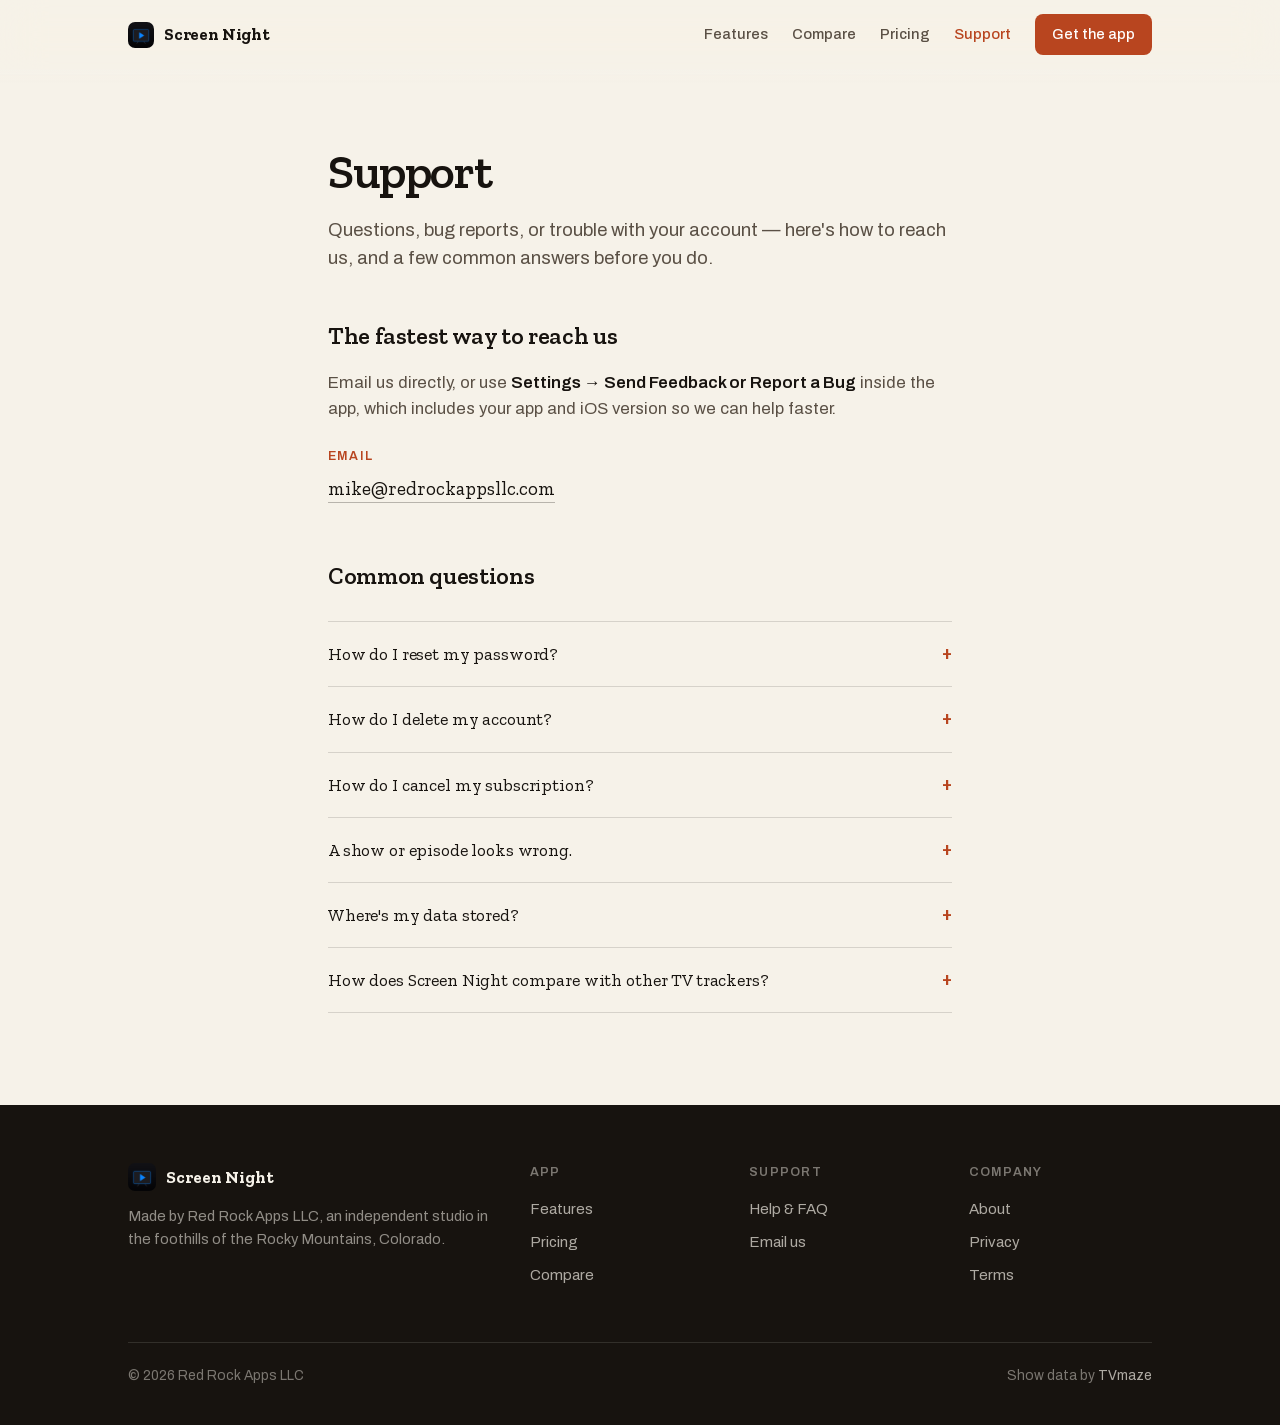
<file: support/index.html>
<!doctype html>
<html lang="en">
<head>
<meta charset="utf-8">
<meta name="viewport" content="width=device-width, initial-scale=1">
<title>Screen Night Support | Red Rock Apps</title>
<meta name="description" content="Help with Screen Night: reset your password, delete your account, cancel a subscription through Apple, report a show data problem, or email Red Rock Apps.">
<link rel="canonical" href="https://redrockappsllc.com/support/">
<meta name="apple-itunes-app" content="app-id=6811716971, affiliate-data=pt=129355858&amp;ct=web-support-banner&amp;mt=8">
<link rel="icon" type="image/png" sizes="32x32" href="/favicon-32.png">
<link rel="icon" type="image/png" sizes="16x16" href="/favicon-16.png">
<link rel="apple-touch-icon" href="/apple-touch-icon.png">
<link rel="stylesheet" href="/fonts/fonts.css">
<style>
  :root {
    --rock-950: #17130f;
    --rock-800: #2b241d;
    --rock-600: #5a5045;
    --sand-100: #ede6d8;
    --sand-50: #f6f2e9;
    --sienna: #b8451f;
    --sienna-dim: #9a3a19;

    --bg: var(--sand-50);
    --bg-raised: var(--sand-100);
    --ink: var(--rock-950);
    --ink-soft: var(--rock-600);
    --accent: var(--sienna);
    --accent-strong: var(--sienna-dim);
    --on-accent: #ffffff;
    --rule: color-mix(in srgb, var(--rock-950) 14%, transparent);
    --rule-strong: color-mix(in srgb, var(--rock-950) 28%, transparent);
  }

  @media (prefers-color-scheme: dark) {
    :root:not([data-theme="light"]) {
      --bg: var(--rock-950);
      --bg-raised: var(--rock-800);
      --ink: var(--sand-50);
      --ink-soft: color-mix(in srgb, var(--sand-50) 62%, var(--rock-950));
      --accent: #d8672f;
      --accent-strong: #e2814f;
      --on-accent: #17130f;
      --rule: color-mix(in srgb, var(--sand-50) 16%, transparent);
      --rule-strong: color-mix(in srgb, var(--sand-50) 30%, transparent);
    }
  }

  :root[data-theme="dark"] {
    --bg: var(--rock-950);
    --bg-raised: var(--rock-800);
    --ink: var(--sand-50);
    --ink-soft: color-mix(in srgb, var(--sand-50) 62%, var(--rock-950));
    --accent: #d8672f;
    --accent-strong: #e2814f;
    --on-accent: #17130f;
    --rule: color-mix(in srgb, var(--sand-50) 16%, transparent);
    --rule-strong: color-mix(in srgb, var(--sand-50) 30%, transparent);
  }

  * { box-sizing: border-box; }

  body {
    margin: 0;
    background: var(--bg);
    color: var(--ink);
    font-family: "Archivo", "Helvetica Neue", Arial, sans-serif;
    font-size: 1.0625rem;
    line-height: 1.6;
    -webkit-font-smoothing: antialiased;
    font-optical-sizing: auto;
    touch-action: manipulation;
  }

  h1, h2, h3 {
    font-family: "Zilla Slab", Georgia, serif;
    font-weight: 600;
    text-wrap: balance;
    margin: 0;
  }
  h1 { letter-spacing: -0.024em; }
  h2 { letter-spacing: -0.015em; }
  h3 { letter-spacing: -0.008em; }

  p { margin: 0; }
  a { color: var(--accent); }
  a:hover { color: var(--accent-strong); }
  a:focus-visible { outline: 2px solid var(--accent); outline-offset: 3px; }

  .wrap { max-width: 1080px; margin: 0 auto; padding: 0 28px; }
  .wrap-narrow { max-width: 680px; margin: 0 auto; padding: 0 28px; }

  /* ---------- Site nav ---------- */
  nav.site {
    position: sticky;
    top: 0;
    z-index: 20;
    background: color-mix(in srgb, var(--bg) 72%, transparent);
    backdrop-filter: blur(20px) saturate(180%);
    -webkit-backdrop-filter: blur(20px) saturate(180%);
  }
  nav.site::after {
    content: "";
    position: absolute;
    left: 0; right: 0; top: 100%;
    height: 14px;
    background: linear-gradient(to bottom, color-mix(in srgb, var(--bg) 65%, transparent), transparent);
    pointer-events: none;
  }
  nav.site .wrap { display: flex; align-items: center; gap: 26px; padding-top: 14px; padding-bottom: 14px; }
  .brand {
    display: flex; align-items: center; gap: 10px;
    font-family: "Zilla Slab", Georgia, serif; font-weight: 700; font-size: 1.05rem;
    color: var(--ink); text-decoration: none; letter-spacing: -0.01em;
  }
  .brand img { width: 26px; height: 26px; border-radius: 7px; display: block; }
  nav.site .links { margin-left: auto; display: flex; align-items: center; gap: 24px; }
  nav.site .links a {
    position: relative;
    font-size: 0.92rem; font-weight: 500; color: var(--ink-soft); text-decoration: none;
  }
  nav.site .links a:hover { color: var(--ink); }
  nav.site .links a::before { content: ""; position: absolute; inset: -14px -8px; }
  .nav-cta {
    background: var(--accent); color: var(--on-accent) !important;
    padding: 9px 17px; border-radius: 8px; font-weight: 600; font-size: 0.9rem !important;
  }
  .nav-cta:hover { background: var(--accent-strong); color: var(--on-accent) !important; }
  @media (max-width: 760px) { nav.site .links a.hide-sm { display: none; } }

  .brand, nav.site .links a, .foot-col a { -webkit-tap-highlight-color: transparent; }
  @media (prefers-reduced-motion: no-preference) {
    .brand, nav.site .links a, .foot-col a {
      transition: transform 100ms ease-out, color 100ms ease-out, background 150ms ease;
    }
    .brand:active, nav.site .links a:active, .foot-col a:active { transform: scale(0.97); }
  }

  nav.site .links a[aria-current="page"] { color: var(--accent); }

  /* ---------- Page ---------- */
  .page-head { padding: 78px 0 10px; }
  .page-head h1 { font-size: clamp(2.2rem, 4vw, 3rem); line-height: 1.05; }
  .page-head .lede { margin-top: 20px; font-size: 1.16rem; line-height: 1.5; color: var(--ink-soft); }

  .prose p { color: var(--ink-soft); font-size: 1.05rem; }
  .prose p + p { margin-top: 18px; }
  .prose h2 { margin-top: 52px; font-size: 1.5rem; }
  .prose h2:first-child { margin-top: 0; }
  .prose h2 + p { margin-top: 14px; }
  .prose strong { color: var(--ink); font-weight: 600; }

  .prose { padding: 34px 0 20px; }
  .prose-tail { padding-bottom: 92px; }

  .contact-row { display: flex; flex-wrap: wrap; gap: 38px; margin-top: 24px; }
  .contact-item .label {
    display: block; font-size: 0.78rem; text-transform: uppercase; letter-spacing: 0.1em;
    color: var(--accent); font-weight: 600; margin-bottom: 7px;
  }
  .contact-item a, .contact-item span.value {
    font-family: "Zilla Slab", Georgia, serif; font-size: 1.2rem; color: var(--ink);
    text-decoration: none; border-bottom: 1px solid var(--rule-strong); padding-bottom: 2px;
  }
  .contact-item a:hover { color: var(--accent); border-bottom-color: var(--accent); }

  /* ---------- FAQ ---------- */
  .faq-list { margin-top: 26px; border-top: 1px solid var(--rule); }
  .faq-list details { border-bottom: 1px solid var(--rule); }
  .faq-list summary {
    cursor: pointer; padding: 18px 0; list-style: none;
    font-family: "Zilla Slab", Georgia, serif; font-size: 1.1rem; letter-spacing: -0.008em;
    display: flex; justify-content: space-between; gap: 16px; align-items: center;
  }
  .faq-list summary::-webkit-details-marker { display: none; }
  .faq-list summary::after { content: "+"; color: var(--accent); font-family: "Archivo", sans-serif; font-weight: 600; flex: none; }
  .faq-list details[open] summary::after { content: "\2013"; }
  .faq-list .answer { padding: 0 0 20px; color: var(--ink-soft); max-width: 62ch; }
  .faq-list .answer p + p { margin-top: 14px; }

  /* ---------- Press feedback, matching the chrome ---------- */
  .faq-list summary, .contact-item a { -webkit-tap-highlight-color: transparent; }
  @media (prefers-reduced-motion: no-preference) {
    .faq-list summary, .contact-item a { transition: transform 100ms ease-out, color 100ms ease-out, background 150ms ease; }
    .faq-list summary:active, .contact-item a:active { transform: scale(0.97); }
  }

  /* ---------- Footer ---------- */
  footer { background: var(--rock-950); color: var(--sand-50); padding: 58px 0 38px; }
  footer a { color: rgba(246,242,233,0.68); text-decoration: none; }
  footer a:hover { color: #d8672f; }
  .foot-grid { display: flex; flex-wrap: wrap; gap: 36px; }
  .foot-about { flex: 1.6 1 280px; min-width: 0; }
  .foot-brand { display: flex; align-items: center; gap: 10px; font-family: "Zilla Slab", Georgia, serif; font-weight: 700; color: var(--sand-50); }
  .foot-brand img { width: 28px; height: 28px; border-radius: 7px; }
  .foot-tag { margin-top: 14px; font-size: 0.92rem; color: rgba(246,242,233,0.55); max-width: 26em; line-height: 1.55; }
  .foot-col { flex: 1 1 130px; }
  .foot-col h2 {
    font-family: "Archivo", sans-serif; font-size: 0.78rem; text-transform: uppercase; letter-spacing: 0.1em;
    color: rgba(246,242,233,0.45); margin: 0 0 14px; font-weight: 600;
  }
  .foot-col ul { margin: 0; padding: 0; list-style: none; }
  .foot-col li { margin-bottom: 9px; font-size: 0.94rem; }
  .foot-col a { position: relative; }
  .foot-col a::before { content: ""; position: absolute; inset: -12px -8px; }
  .foot-bottom {
    margin-top: 46px; padding-top: 22px; border-top: 1px solid rgba(246,242,233,0.12);
    display: flex; justify-content: space-between; gap: 14px; flex-wrap: wrap;
    font-size: 0.86rem; color: rgba(246,242,233,0.45);
  }

  @media (prefers-reduced-transparency: reduce) {
    nav.site {
      background: var(--bg);
      backdrop-filter: none;
      -webkit-backdrop-filter: none;
      border-bottom: 1px solid var(--rule);
    }
    nav.site::after { display: none; }
  }
  @media (prefers-contrast: more) {
    nav.site {
      background: var(--bg);
      backdrop-filter: none;
      -webkit-backdrop-filter: none;
      border-bottom: 1px solid var(--ink);
    }
    nav.site::after { display: none; }
  }
</style>
<script type="application/ld+json">
{
  "@context": "https://schema.org",
  "@type": "FAQPage",
  "url": "https://redrockappsllc.com/support/",
  "name": "Screen Night Support",
  "isPartOf": {
    "@id": "https://redrockappsllc.com/#website"
  },
  "mainEntity": [
    {
      "@type": "Question",
      "name": "How do I reset my password?",
      "acceptedAnswer": {
        "@type": "Answer",
        "text": "Tap <strong>Forgot password?</strong> on the sign-in screen. We'll email a 6-digit code to confirm it's you, then let you set a new one. If you originally signed up with Google or Facebook, there's no password to reset — use that same sign-in button instead."
      }
    },
    {
      "@type": "Question",
      "name": "How do I delete my account?",
      "acceptedAnswer": {
        "@type": "Answer",
        "text": "<p>Go to <strong>Settings → Delete Account</strong> inside the app and confirm. This permanently removes your account, watchlist, watched episodes, and ratings, and can't be undone. If an Apple subscription is still active on the account, cancel it first through your Apple ID subscription settings — deleting the app account doesn't cancel Apple billing, since they're separate systems.</p> <p>If you'd rather not use the app to do it, email us from the address on your account and we'll delete it for you.</p>"
      }
    },
    {
      "@type": "Question",
      "name": "How do I cancel my subscription?",
      "acceptedAnswer": {
        "@type": "Answer",
        "text": "Subscriptions are billed and managed by Apple, not by us. On your device, go to <strong>Settings → [your name] → Subscriptions</strong> to view, change, or cancel."
      }
    },
    {
      "@type": "Question",
      "name": "A show or episode looks wrong.",
      "acceptedAnswer": {
        "@type": "Answer",
        "text": "Show and episode data comes from <a href=\"https://www.tvmaze.com\" target=\"_blank\" rel=\"noopener\">TVmaze</a>, a third-party database. If a title, air date, or artwork looks off, it's usually accurate to what TVmaze has on file. Let us know anyway — sometimes there's a real app-side bug behind what looks like a data issue."
      }
    },
    {
      "@type": "Question",
      "name": "Where's my data stored?",
      "acceptedAnswer": {
        "@type": "Answer",
        "text": "See our <a href=\"https://redrockappsllc.com/privacy/\">Privacy Policy</a> for the full picture of what's collected and where it goes."
      }
    },
    {
      "@type": "Question",
      "name": "How does Screen Night compare with other TV trackers?",
      "acceptedAnswer": {
        "@type": "Answer",
        "text": "See <a href=\"https://redrockappsllc.com/compare/\">Screen Night next to Trakt, Serializd, Sofa Time and JustWatch</a>: price, ads, tracking, who sees your activity, and platforms."
      }
    }
  ]
}
</script>
</head>
<body>

<nav class="site">
  <div class="wrap">
    <a class="brand" href="/"><img src="/media/caught-up-icon-512.png" alt="">Screen Night</a>
    <div class="links">
      <a href="/#features" class="hide-sm">Features</a>
      <a href="/compare/" class="hide-sm">Compare</a>
      <a href="/#pricing" class="hide-sm">Pricing</a>
      <a href="/support/" class="hide-sm" aria-current="page">Support</a>
      <a class="nav-cta" href="https://apps.apple.com/app/apple-store/id6811716971?pt=129355858&amp;ct=web-support-nav&amp;mt=8">Get the app</a>
    </div>
  </div>
</nav>

<header class="page-head">
  <div class="wrap-narrow">
    <h1>Support</h1>
    <p class="lede">Questions, bug reports, or trouble with your account &mdash; here's how to reach us, and a few common answers before you do.</p>
  </div>
</header>

<main class="prose prose-tail">
  <div class="wrap-narrow">
    <h2>The fastest way to reach us</h2>
    <p>Email us directly, or use <strong>Settings &rarr; Send Feedback or Report a Bug</strong> inside the app, which includes your app and iOS version so we can help faster.</p>
    <div class="contact-row">
      <div class="contact-item">
        <span class="label">Email</span>
        <a href="mailto:mike@redrockappsllc.com">mike@redrockappsllc.com</a>
      </div>
    </div>

    <h2>Common questions</h2>
    <div class="faq-list">
      <details>
        <summary>How do I reset my password?</summary>
        <div class="answer">Tap <strong>Forgot password?</strong> on the sign-in screen. We'll email a 6-digit code to confirm it's you, then let you set a new one. If you originally signed up with Google or Facebook, there's no password to reset &mdash; use that same sign-in button instead.</div>
      </details>
      <details>
        <summary>How do I delete my account?</summary>
        <div class="answer">
          <p>Go to <strong>Settings &rarr; Delete Account</strong> inside the app and confirm. This permanently removes your account, watchlist, watched episodes, and ratings, and can't be undone. If an Apple subscription is still active on the account, cancel it first through your Apple ID subscription settings &mdash; deleting the app account doesn't cancel Apple billing, since they're separate systems.</p>
          <p>If you'd rather not use the app to do it, email us from the address on your account and we'll delete it for you.</p>
        </div>
      </details>
      <details>
        <summary>How do I cancel my subscription?</summary>
        <div class="answer">Subscriptions are billed and managed by Apple, not by us. On your device, go to <strong>Settings &rarr; [your name] &rarr; Subscriptions</strong> to view, change, or cancel.</div>
      </details>
      <details>
        <summary>A show or episode looks wrong.</summary>
        <div class="answer">Show and episode data comes from <a href="https://www.tvmaze.com" target="_blank" rel="noopener">TVmaze</a>, a third-party database. If a title, air date, or artwork looks off, it's usually accurate to what TVmaze has on file. Let us know anyway &mdash; sometimes there's a real app-side bug behind what looks like a data issue.</div>
      </details>
      <details>
        <summary>Where's my data stored?</summary>
        <div class="answer">See our <a href="/privacy/">Privacy Policy</a> for the full picture of what's collected and where it goes.</div>
      </details>
      <details>
        <summary>How does Screen Night compare with other TV trackers?</summary>
        <div class="answer">See <a href="/compare/">Screen Night next to Trakt, Serializd, Sofa Time and JustWatch</a>: price, ads, tracking, who sees your activity, and platforms.</div>
      </details>
    </div>
  </div>
</main>

<footer>
  <div class="wrap">
    <div class="foot-grid">
      <div class="foot-about">
        <div class="foot-brand"><img src="/media/caught-up-icon-512.png" alt="">Screen Night</div>
        <p class="foot-tag">Made by Red Rock Apps LLC, an independent studio in the foothills of the Rocky Mountains, Colorado.</p>
      </div>
      <div class="foot-col">
        <h2>App</h2>
        <ul>
          <li><a href="/#features">Features</a></li>
          <li><a href="/#pricing">Pricing</a></li>
          <li><a href="/compare/">Compare</a></li>
        </ul>
      </div>
      <div class="foot-col">
        <h2>Support</h2>
        <ul>
          <li><a href="/support/">Help &amp; FAQ</a></li>
          <li><a href="mailto:mike@redrockappsllc.com">Email us</a></li>
        </ul>
      </div>
      <div class="foot-col">
        <h2>Company</h2>
        <ul>
          <li><a href="/about/">About</a></li>
          <li><a href="/privacy/">Privacy</a></li>
          <li><a href="/terms/">Terms</a></li>
        </ul>
      </div>
    </div>
    <div class="foot-bottom">
      <span>&copy; 2026 Red Rock Apps LLC</span>
      <span>Show data by <a href="https://www.tvmaze.com/">TVmaze</a></span>
    </div>
  </div>
</footer>

</body>
</html>
</file>
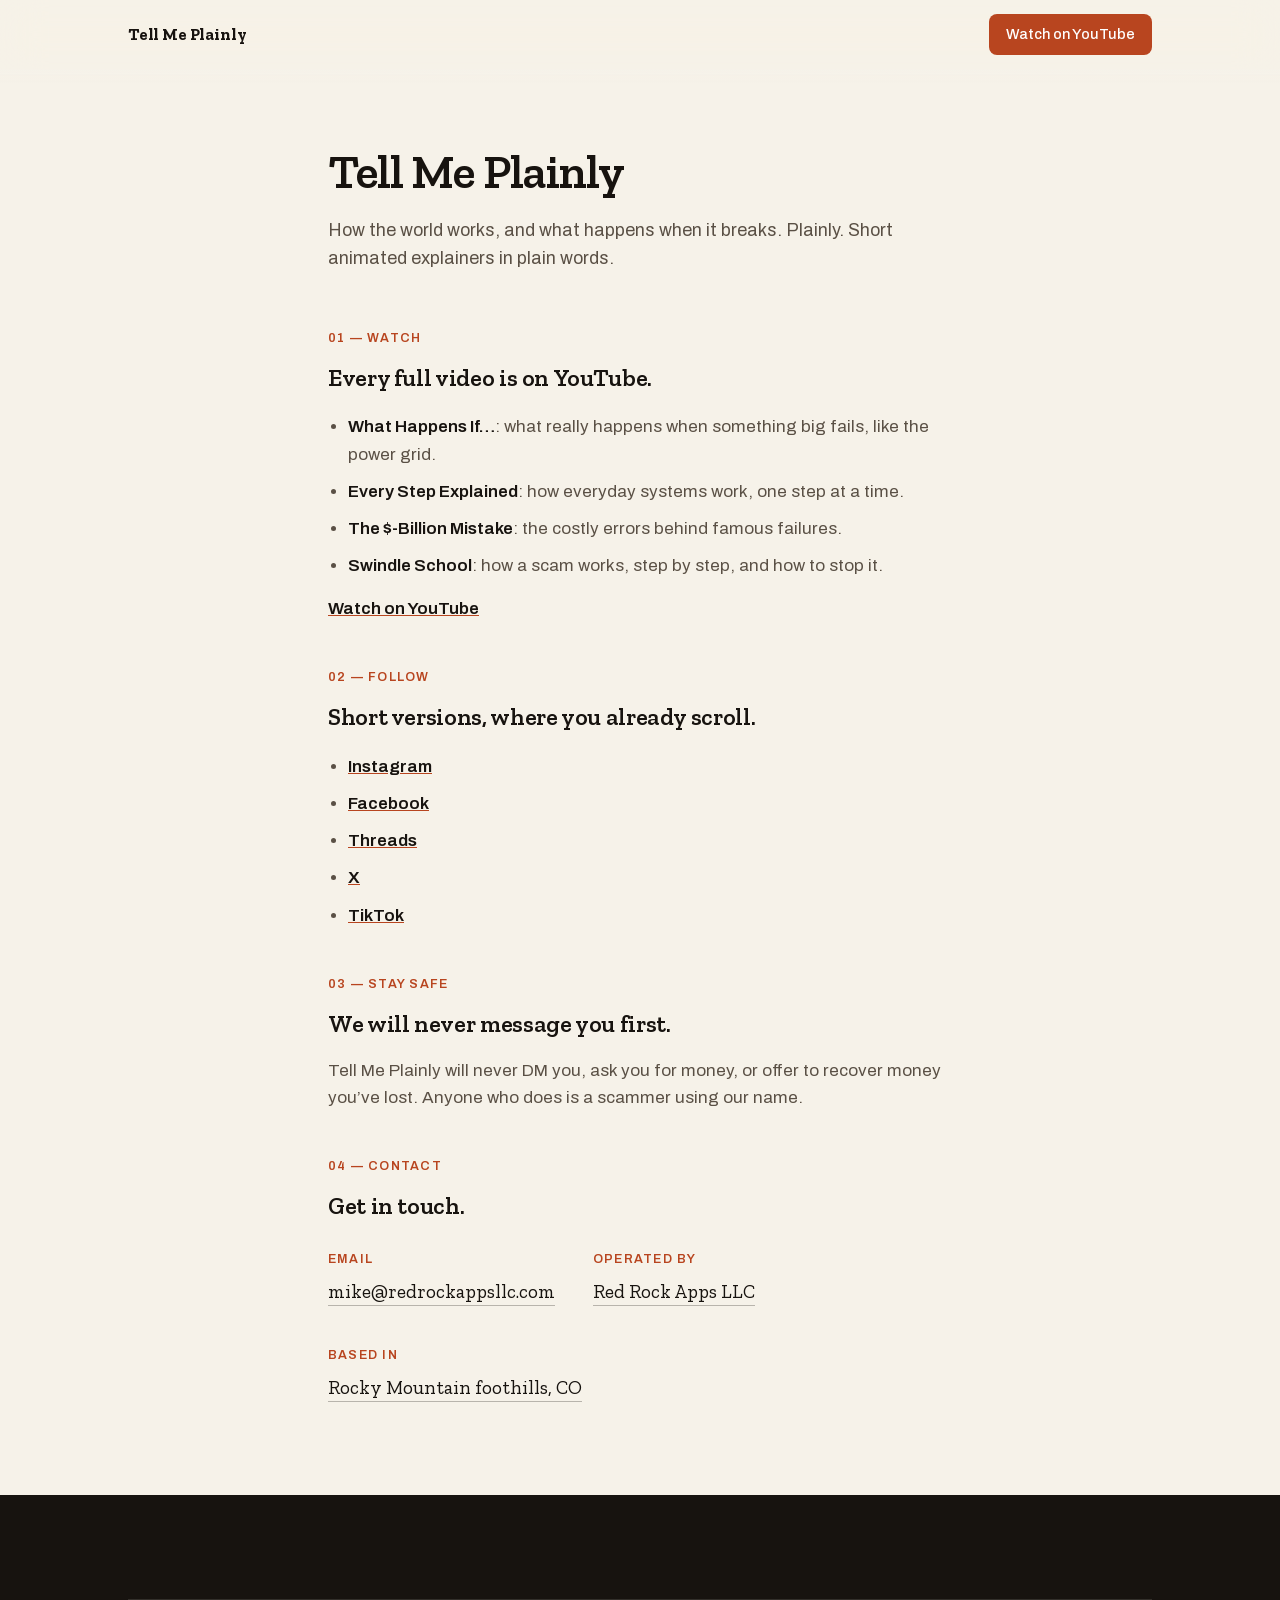
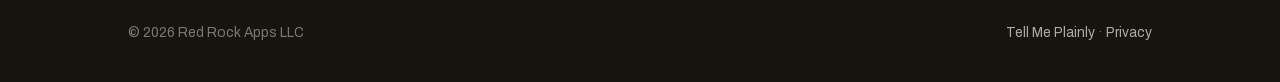
<file: tell-me-plainly/index.html>
<!doctype html>
<html lang="en">
<head>
<meta charset="utf-8">
<meta name="viewport" content="width=device-width, initial-scale=1">
<title>Tell Me Plainly &mdash; animated explainers in plain words</title>
<meta name="description" content="Tell Me Plainly: short animated explainers in plain words. How the world works, what happens when it breaks, and how scams work. Find it on YouTube, Instagram, Facebook, Threads, X and TikTok.">
<meta name="robots" content="noindex">
<link rel="canonical" href="https://redrockappsllc.com/tell-me-plainly/">
<link rel="icon" type="image/png" sizes="32x32" href="/favicon-32.png">
<link rel="icon" type="image/png" sizes="16x16" href="/favicon-16.png">
<link rel="apple-touch-icon" href="/apple-touch-icon.png">
<link rel="stylesheet" href="/fonts/fonts.css">
<style>
  :root {
    --rock-950: #17130f;
    --rock-800: #2b241d;
    --rock-600: #5a5045;
    --sand-100: #ede6d8;
    --sand-50: #f6f2e9;
    --sienna: #b8451f;
    --sienna-dim: #9a3a19;

    --bg: var(--sand-50);
    --bg-raised: var(--sand-100);
    --ink: var(--rock-950);
    --ink-soft: var(--rock-600);
    --accent: var(--sienna);
    --accent-strong: var(--sienna-dim);
    --on-accent: #ffffff;
    --rule: color-mix(in srgb, var(--rock-950) 14%, transparent);
    --rule-strong: color-mix(in srgb, var(--rock-950) 28%, transparent);
  }

  @media (prefers-color-scheme: dark) {
    :root:not([data-theme="light"]) {
      --bg: var(--rock-950);
      --bg-raised: var(--rock-800);
      --ink: var(--sand-50);
      --ink-soft: color-mix(in srgb, var(--sand-50) 62%, var(--rock-950));
      --accent: #d8672f;
      --accent-strong: #e2814f;
      --on-accent: #17130f;
      --rule: color-mix(in srgb, var(--sand-50) 16%, transparent);
      --rule-strong: color-mix(in srgb, var(--sand-50) 30%, transparent);
    }
  }

  :root[data-theme="dark"] {
    --bg: var(--rock-950);
    --bg-raised: var(--rock-800);
    --ink: var(--sand-50);
    --ink-soft: color-mix(in srgb, var(--sand-50) 62%, var(--rock-950));
    --accent: #d8672f;
    --accent-strong: #e2814f;
    --on-accent: #17130f;
    --rule: color-mix(in srgb, var(--sand-50) 16%, transparent);
    --rule-strong: color-mix(in srgb, var(--sand-50) 30%, transparent);
  }

  * { box-sizing: border-box; }

  body {
    margin: 0;
    background: var(--bg);
    color: var(--ink);
    font-family: "Archivo", "Helvetica Neue", Arial, sans-serif;
    font-size: 1.0625rem;
    line-height: 1.6;
    -webkit-font-smoothing: antialiased;
    font-optical-sizing: auto;
    touch-action: manipulation;
  }

  h1, h2, h3 {
    font-family: "Zilla Slab", Georgia, serif;
    font-weight: 600;
    text-wrap: balance;
    margin: 0;
  }
  h1 { letter-spacing: -0.024em; }
  h2 { letter-spacing: -0.015em; }
  h3 { letter-spacing: -0.008em; }

  p { margin: 0; }
  a { color: var(--accent); }
  a:hover { color: var(--accent-strong); }
  a:focus-visible { outline: 2px solid var(--accent); outline-offset: 3px; }

  .wrap { max-width: 1080px; margin: 0 auto; padding: 0 28px; }
  .wrap-narrow { max-width: 680px; margin: 0 auto; padding: 0 28px; }

  /* ---------- Site nav ---------- */
  nav.site {
    position: sticky;
    top: 0;
    z-index: 20;
    background: color-mix(in srgb, var(--bg) 72%, transparent);
    backdrop-filter: blur(20px) saturate(180%);
    -webkit-backdrop-filter: blur(20px) saturate(180%);
  }
  nav.site::after {
    content: "";
    position: absolute;
    left: 0; right: 0; top: 100%;
    height: 14px;
    background: linear-gradient(to bottom, color-mix(in srgb, var(--bg) 65%, transparent), transparent);
    pointer-events: none;
  }
  nav.site .wrap { display: flex; align-items: center; gap: 26px; padding-top: 14px; padding-bottom: 14px; }
  .brand {
    display: flex; align-items: center; gap: 10px;
    font-family: "Zilla Slab", Georgia, serif; font-weight: 700; font-size: 1.05rem;
    color: var(--ink); text-decoration: none; letter-spacing: -0.01em;
  }
  .brand img { width: 26px; height: 26px; border-radius: 7px; display: block; }
  nav.site .links { margin-left: auto; display: flex; align-items: center; gap: 24px; }
  nav.site .links a {
    position: relative;
    font-size: 0.92rem; font-weight: 500; color: var(--ink-soft); text-decoration: none;
  }
  nav.site .links a:hover { color: var(--ink); }
  nav.site .links a::before { content: ""; position: absolute; inset: -14px -8px; }
  .nav-cta {
    background: var(--accent); color: var(--on-accent) !important;
    padding: 9px 17px; border-radius: 8px; font-weight: 600; font-size: 0.9rem !important;
  }
  .nav-cta:hover { background: var(--accent-strong); color: var(--on-accent) !important; }
  @media (max-width: 760px) { nav.site .links a.hide-sm { display: none; } }

  .brand, nav.site .links a, .foot-col a { -webkit-tap-highlight-color: transparent; }
  @media (prefers-reduced-motion: no-preference) {
    .brand, nav.site .links a, .foot-col a {
      transition: transform 100ms ease-out, color 100ms ease-out, background 150ms ease;
    }
    .brand:active, nav.site .links a:active, .foot-col a:active { transform: scale(0.97); }
  }

  /* ---------- Page ---------- */
  .page-head { padding: 78px 0 10px; }
  .page-head h1 { font-size: clamp(2.2rem, 4vw, 3rem); line-height: 1.05; }
  .page-head .lede { margin-top: 20px; font-size: 1.12rem; line-height: 1.55; color: var(--ink-soft); }
  .page-head .effective {
    margin-top: 22px; font-size: 0.82rem; text-transform: uppercase; letter-spacing: 0.1em;
    color: var(--ink-soft); font-weight: 600;
  }

  /* a legal section: its NAME as a micro-label, its summary as the heading */
  /* scroll-margin clears the sticky nav when a #clause link jumps here */
  section { padding: 46px 0 0; scroll-margin-top: 84px; }
  section:last-of-type { padding-bottom: 92px; }
  .sec-label {
    font-size: 0.78rem; text-transform: uppercase; letter-spacing: 0.1em;
    color: var(--accent); font-weight: 600; margin-bottom: 10px;
  }
  section h2 { font-size: 1.5rem; }
  section h3 { font-size: 1.12rem; margin-top: 30px; }
  section h2 + p, section h3 + p { margin-top: 14px; }
  section p + p, section p + ul, section ul + p { margin-top: 16px; }
  section p, section li { color: var(--ink-soft); }
  section li strong, section p strong { color: var(--ink); font-weight: 600; }
  section ul { margin: 16px 0 0; padding-left: 20px; }
  section li + li { margin-top: 10px; }

  /* ---------- Tables: text keeps the narrow measure, these break out ---------- */
  .table-scroll {
    margin: 22px -28px 0;
    padding: 0 28px;
    overflow-x: auto;
    -webkit-overflow-scrolling: touch;
    overscroll-behavior-x: contain;
  }
  .table-scroll table {
    border-collapse: collapse;
    min-width: 640px;
    width: 100%;
    font-size: 0.95rem;
    line-height: 1.5;
  }
  .table-scroll th, .table-scroll td {
    text-align: left;
    vertical-align: top;
    padding: 13px 15px;
    border-bottom: 1px solid var(--rule);
    color: var(--ink-soft);
  }
  .table-scroll thead th {
    font-size: 0.78rem;
    font-weight: 600;
    letter-spacing: 0.1em;
    text-transform: uppercase;
    color: var(--ink);
    border-bottom: 1px solid var(--rule-strong);
    padding-bottom: 11px;
  }
  .table-scroll tbody td:first-child {
    color: var(--ink);
    font-weight: 600;
    width: 13em;
  }

  .contact-row { display: flex; flex-wrap: wrap; gap: 38px; margin-top: 24px; }
  .contact-item .label {
    display: block; font-size: 0.78rem; text-transform: uppercase; letter-spacing: 0.1em;
    color: var(--accent); font-weight: 600; margin-bottom: 7px;
  }
  .contact-item a, .contact-item span.value {
    font-family: "Zilla Slab", Georgia, serif; font-size: 1.2rem; color: var(--ink);
    text-decoration: none; border-bottom: 1px solid var(--rule-strong); padding-bottom: 2px;
  }
  .contact-item a:hover { color: var(--accent); border-bottom-color: var(--accent); }

  .contact-item a { -webkit-tap-highlight-color: transparent; }
  @media (prefers-reduced-motion: no-preference) {
    .contact-item a { transition: transform 100ms ease-out, color 100ms ease-out; }
    .contact-item a:active { transform: scale(0.97); }
  }

  @media (max-width: 620px) {
    .page-head { padding-top: 54px; }
    .table-scroll { margin-left: -20px; margin-right: -20px; padding: 0 20px; }
    .table-scroll tbody td:first-child { width: 8em; }
  }

  /* ---------- On this page ---------- */
  .toc { margin-top: 36px; padding: 24px 26px; background: var(--bg-raised); border-radius: 14px; }
  .toc h2 {
    font-family: "Archivo", "Helvetica Neue", Arial, sans-serif;
    font-size: 0.78rem; text-transform: uppercase; letter-spacing: 0.1em;
    color: var(--ink-soft); font-weight: 600; margin-bottom: 16px;
  }
  /* columns, not grid: a numbered list must read DOWN the first column
     (01-06, then 07-11), and grid would fill across rows (01, 02 / 03, 04) */
  .toc ol { margin: 0; padding: 0; list-style: none; }
  @media (min-width: 640px) { .toc ol { columns: 2; column-gap: 34px; } }
  .toc li { margin: 0 0 11px; break-inside: avoid; }
  .toc li:last-child { margin-bottom: 0; }
  .toc a {
    position: relative; display: inline-flex; gap: 10px; align-items: baseline;
    color: var(--ink); text-decoration: none; font-size: 0.98rem; line-height: 1.4;
  }
  .toc a .n { color: var(--accent); font-weight: 600; font-variant-numeric: tabular-nums; flex: none; }
  .toc a:hover, .toc a:hover .n { color: var(--accent); }
  .toc a::before { content: ""; position: absolute; inset: -9px -6px; }
  .toc a { -webkit-tap-highlight-color: transparent; }
  @media (prefers-reduced-motion: no-preference) {
    .toc a { transition: transform 100ms ease-out, color 100ms ease-out; }
    .toc a:active { transform: scale(0.97); }
    html { scroll-behavior: smooth; }
  }

  /* ---------- Footer ---------- */
  footer { background: var(--rock-950); color: var(--sand-50); padding: 58px 0 38px; }
  footer a { color: rgba(246,242,233,0.68); text-decoration: none; }
  footer a:hover { color: #d8672f; }
  .foot-grid { display: flex; flex-wrap: wrap; gap: 36px; }
  .foot-about { flex: 1.6 1 280px; min-width: 0; }
  .foot-brand { display: flex; align-items: center; gap: 10px; font-family: "Zilla Slab", Georgia, serif; font-weight: 700; color: var(--sand-50); }
  .foot-brand img { width: 28px; height: 28px; border-radius: 7px; }
  .foot-tag { margin-top: 14px; font-size: 0.92rem; color: rgba(246,242,233,0.55); max-width: 26em; line-height: 1.55; }
  .foot-col { flex: 1 1 130px; }
  .foot-col h2 {
    font-family: "Archivo", sans-serif; font-size: 0.78rem; text-transform: uppercase; letter-spacing: 0.1em;
    color: rgba(246,242,233,0.45); margin: 0 0 14px; font-weight: 600;
  }
  .foot-col ul { margin: 0; padding: 0; list-style: none; }
  .foot-col li { margin-bottom: 9px; font-size: 0.94rem; }
  .foot-col a { position: relative; }
  .foot-col a::before { content: ""; position: absolute; inset: -12px -8px; }
  .foot-bottom {
    margin-top: 46px; padding-top: 22px; border-top: 1px solid rgba(246,242,233,0.12);
    display: flex; justify-content: space-between; gap: 14px; flex-wrap: wrap;
    font-size: 0.86rem; color: rgba(246,242,233,0.45);
  }

  @media (prefers-reduced-transparency: reduce) {
    nav.site {
      background: var(--bg);
      backdrop-filter: none;
      -webkit-backdrop-filter: none;
      border-bottom: 1px solid var(--rule);
    }
    nav.site::after { display: none; }
  }
  @media (prefers-contrast: more) {
    nav.site {
      background: var(--bg);
      backdrop-filter: none;
      -webkit-backdrop-filter: none;
      border-bottom: 1px solid var(--ink);
    }
    nav.site::after { display: none; }
  }
</style>
</head>
<body>

<nav class="site">
  <div class="wrap">
    <a class="brand" href="/tell-me-plainly/">Tell Me Plainly</a>
    <div class="links">
      <a class="nav-cta" href="https://www.youtube.com/@tellmeplainly">Watch on YouTube</a>
    </div>
  </div>
</nav>

<header class="page-head">
  <div class="wrap-narrow">
    <h1>Tell Me Plainly</h1>
    <p class="lede">How the world works, and what happens when it breaks. Plainly. Short animated explainers in plain words.</p>
  </div>
</header>

<main>

<section id="watch">
  <div class="wrap-narrow">
    <p class="sec-label">01 &mdash; Watch</p>
    <h2>Every full video is on YouTube.</h2>
    <ul>
      <li><strong>What Happens If&hellip;</strong>: what really happens when something big fails, like the power grid.</li>
      <li><strong>Every Step Explained</strong>: how everyday systems work, one step at a time.</li>
      <li><strong>The $-Billion Mistake</strong>: the costly errors behind famous failures.</li>
      <li><strong>Swindle School</strong>: how a scam works, step by step, and how to stop it.</li>
    </ul>
    <p><a href="https://www.youtube.com/@tellmeplainly"><strong>Watch on YouTube</strong></a></p>
  </div>
</section>

<section id="follow">
  <div class="wrap-narrow">
    <p class="sec-label">02 &mdash; Follow</p>
    <h2>Short versions, where you already scroll.</h2>
    <ul>
      <li><a href="https://www.instagram.com/tellmeplainly"><strong>Instagram</strong></a></li>
      <li><a href="https://www.facebook.com/tellmeplainly"><strong>Facebook</strong></a></li>
      <li><a href="https://www.threads.com/@tellmeplainly"><strong>Threads</strong></a></li>
      <li><a href="https://x.com/tellmeplainly"><strong>X</strong></a></li>
      <li><a href="https://www.tiktok.com/@swindleschool"><strong>TikTok</strong></a></li>
    </ul>
  </div>
</section>

<section id="impersonation">
  <div class="wrap-narrow">
    <p class="sec-label">03 &mdash; Stay safe</p>
    <h2>We will never message you first.</h2>
    <p>Tell Me Plainly will never DM you, ask you for money, or offer to recover money you&rsquo;ve lost. Anyone who does is a scammer using our name.</p>
  </div>
</section>

<section id="contact">
  <div class="wrap-narrow">
    <p class="sec-label">04 &mdash; Contact</p>
    <h2>Get in touch.</h2>
    <div class="contact-row">
      <div class="contact-item">
        <span class="label">Email</span>
        <a href="mailto:mike@redrockappsllc.com">mike@redrockappsllc.com</a>
      </div>
      <div class="contact-item">
        <span class="label">Operated by</span>
        <span class="value">Red Rock Apps LLC</span>
      </div>
      <div class="contact-item">
        <span class="label">Based in</span>
        <span class="value">Rocky Mountain foothills, CO</span>
      </div>
    </div>
  </div>
</section>

</main>

<footer>
  <div class="wrap">
    <div class="foot-bottom">
      <span>&copy; 2026 Red Rock Apps LLC</span>
      <span><a href="/tell-me-plainly/">Tell Me Plainly</a> &middot; <a href="/tell-me-plainly/privacy/">Privacy</a></span>
    </div>
  </div>
</footer>

</body>
</html>
</file>
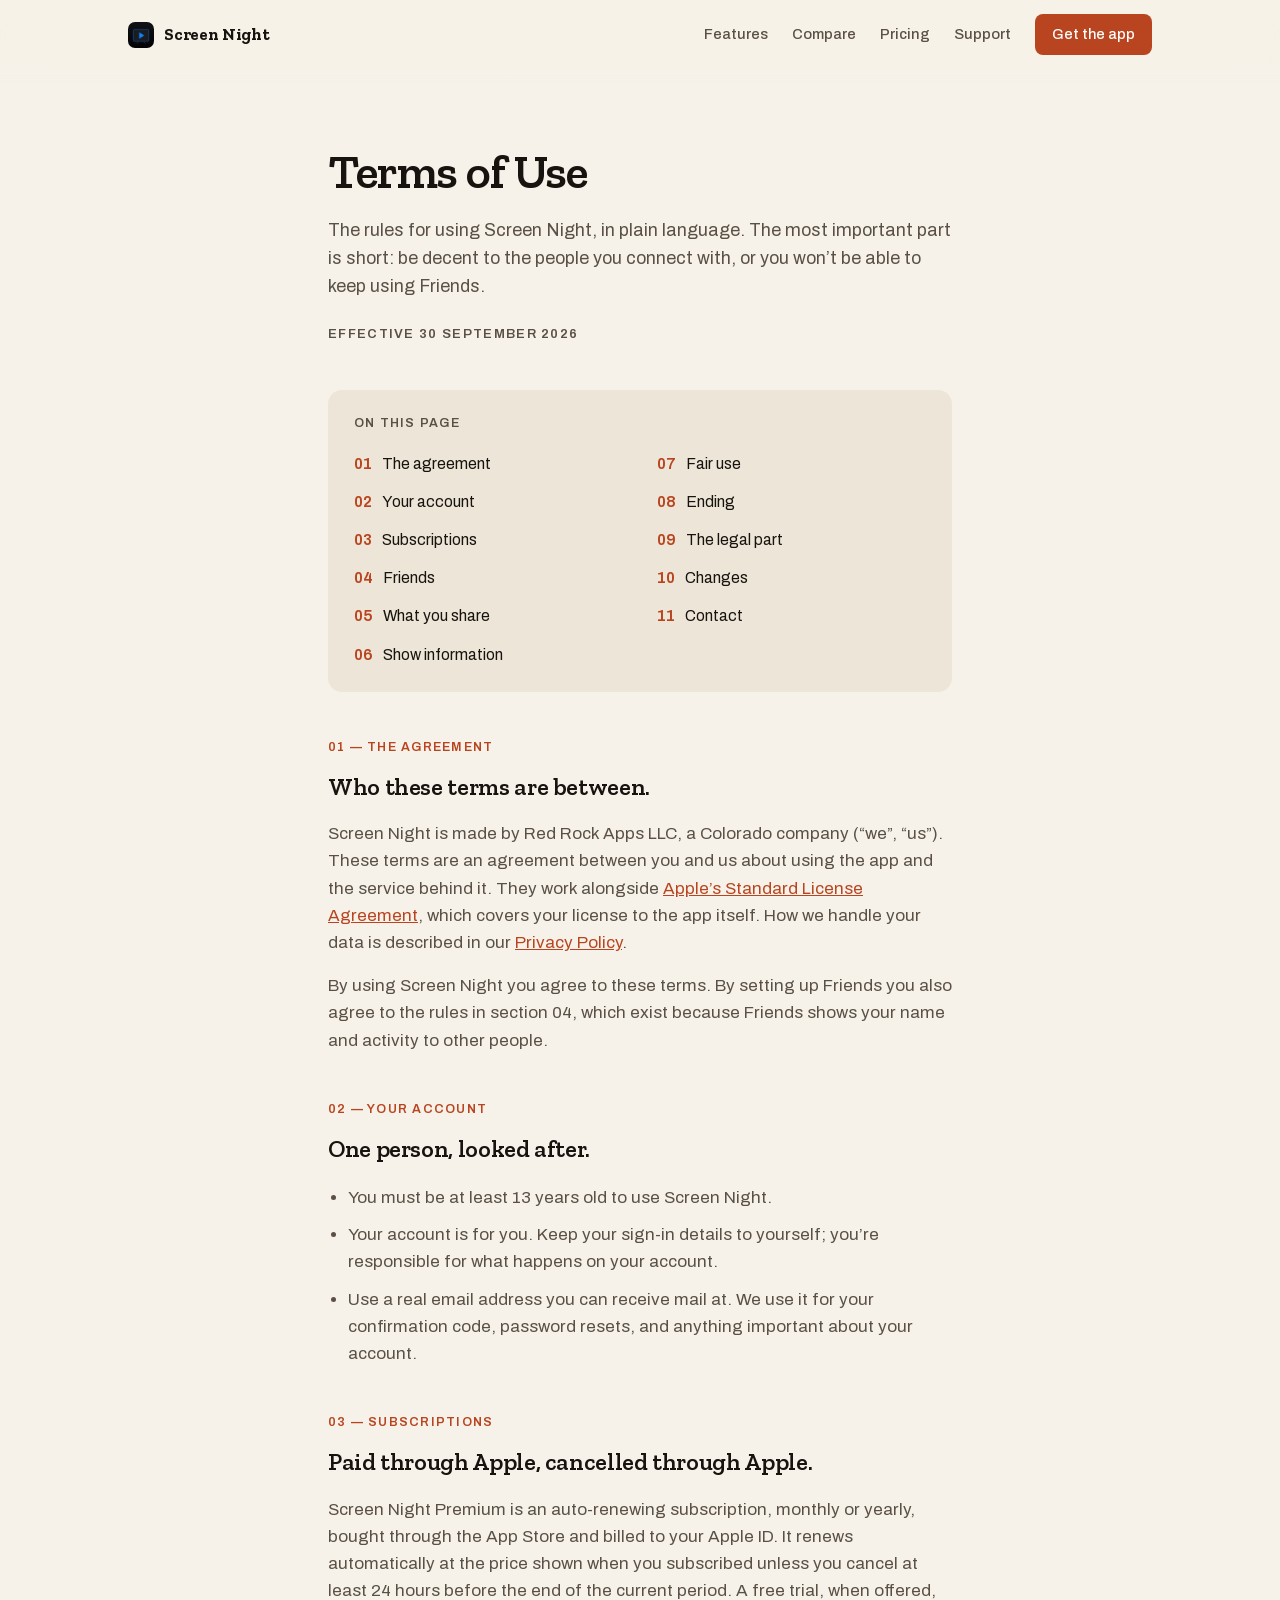
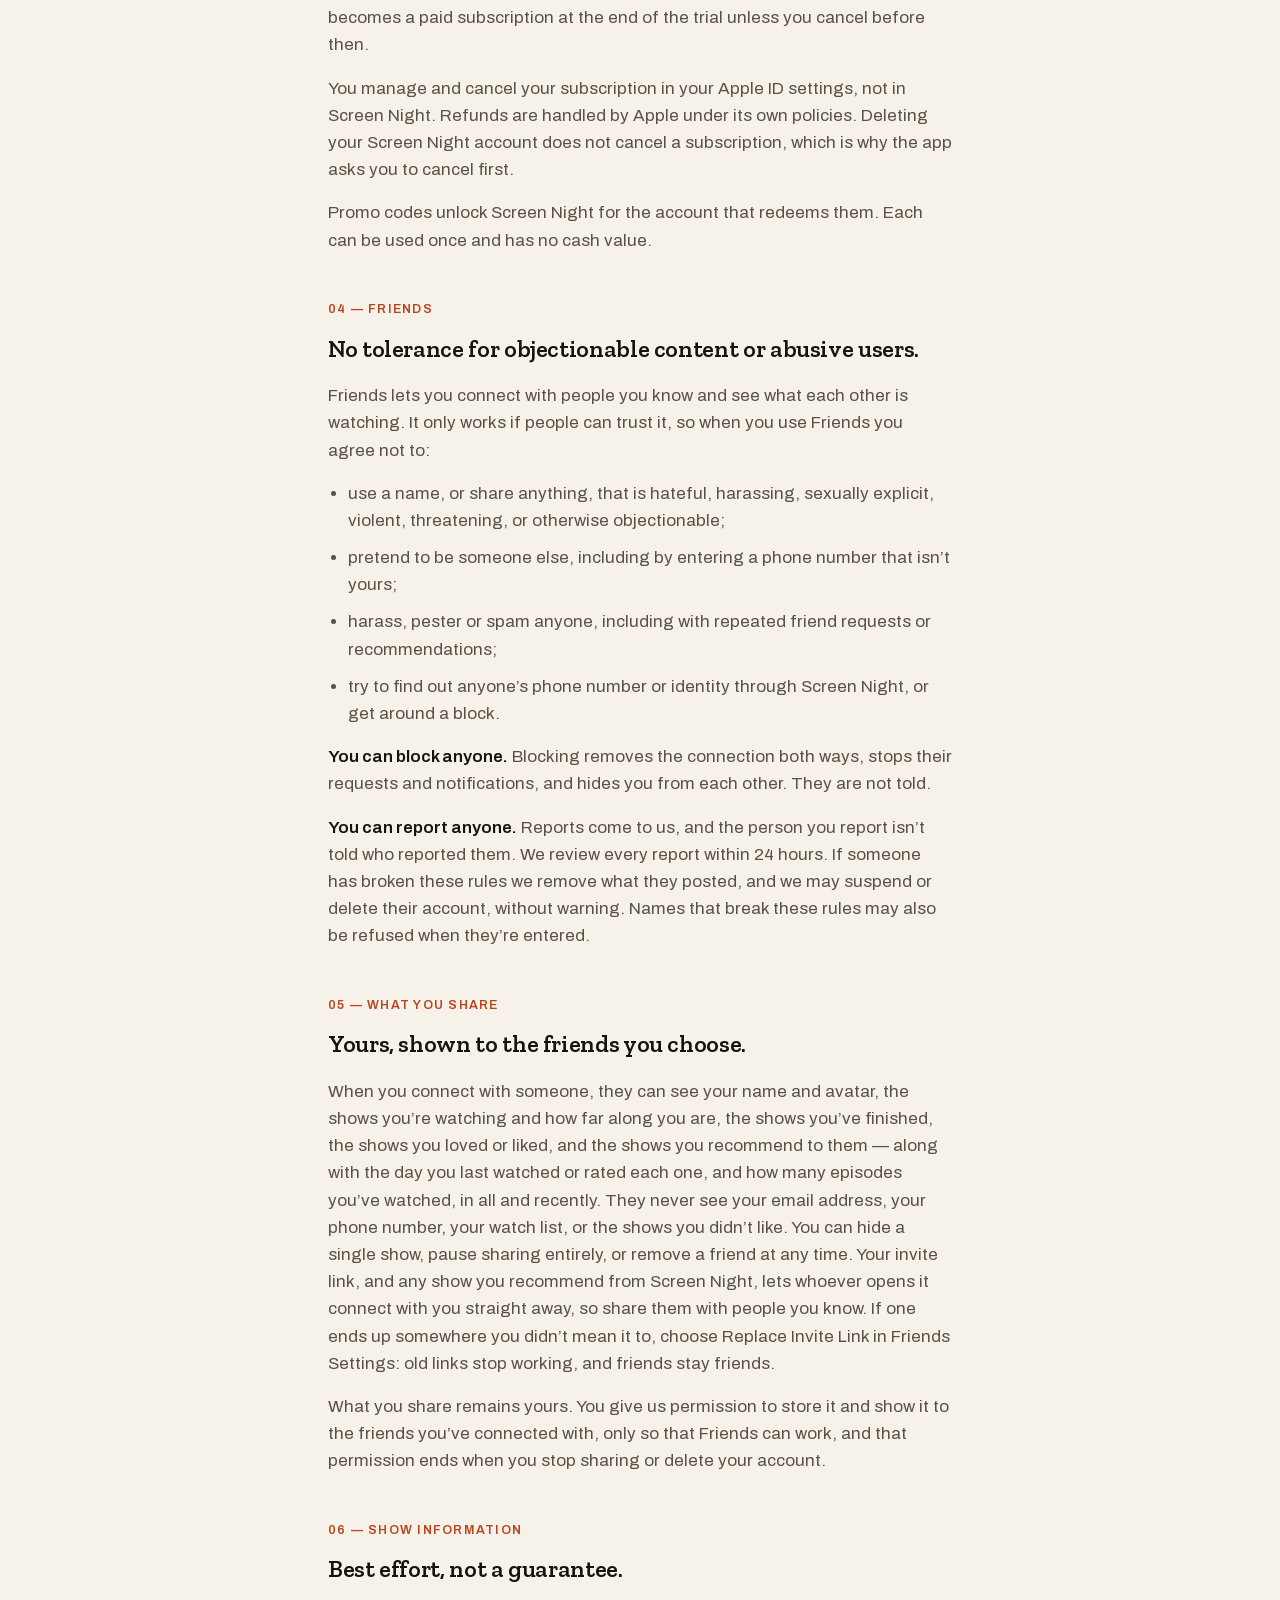
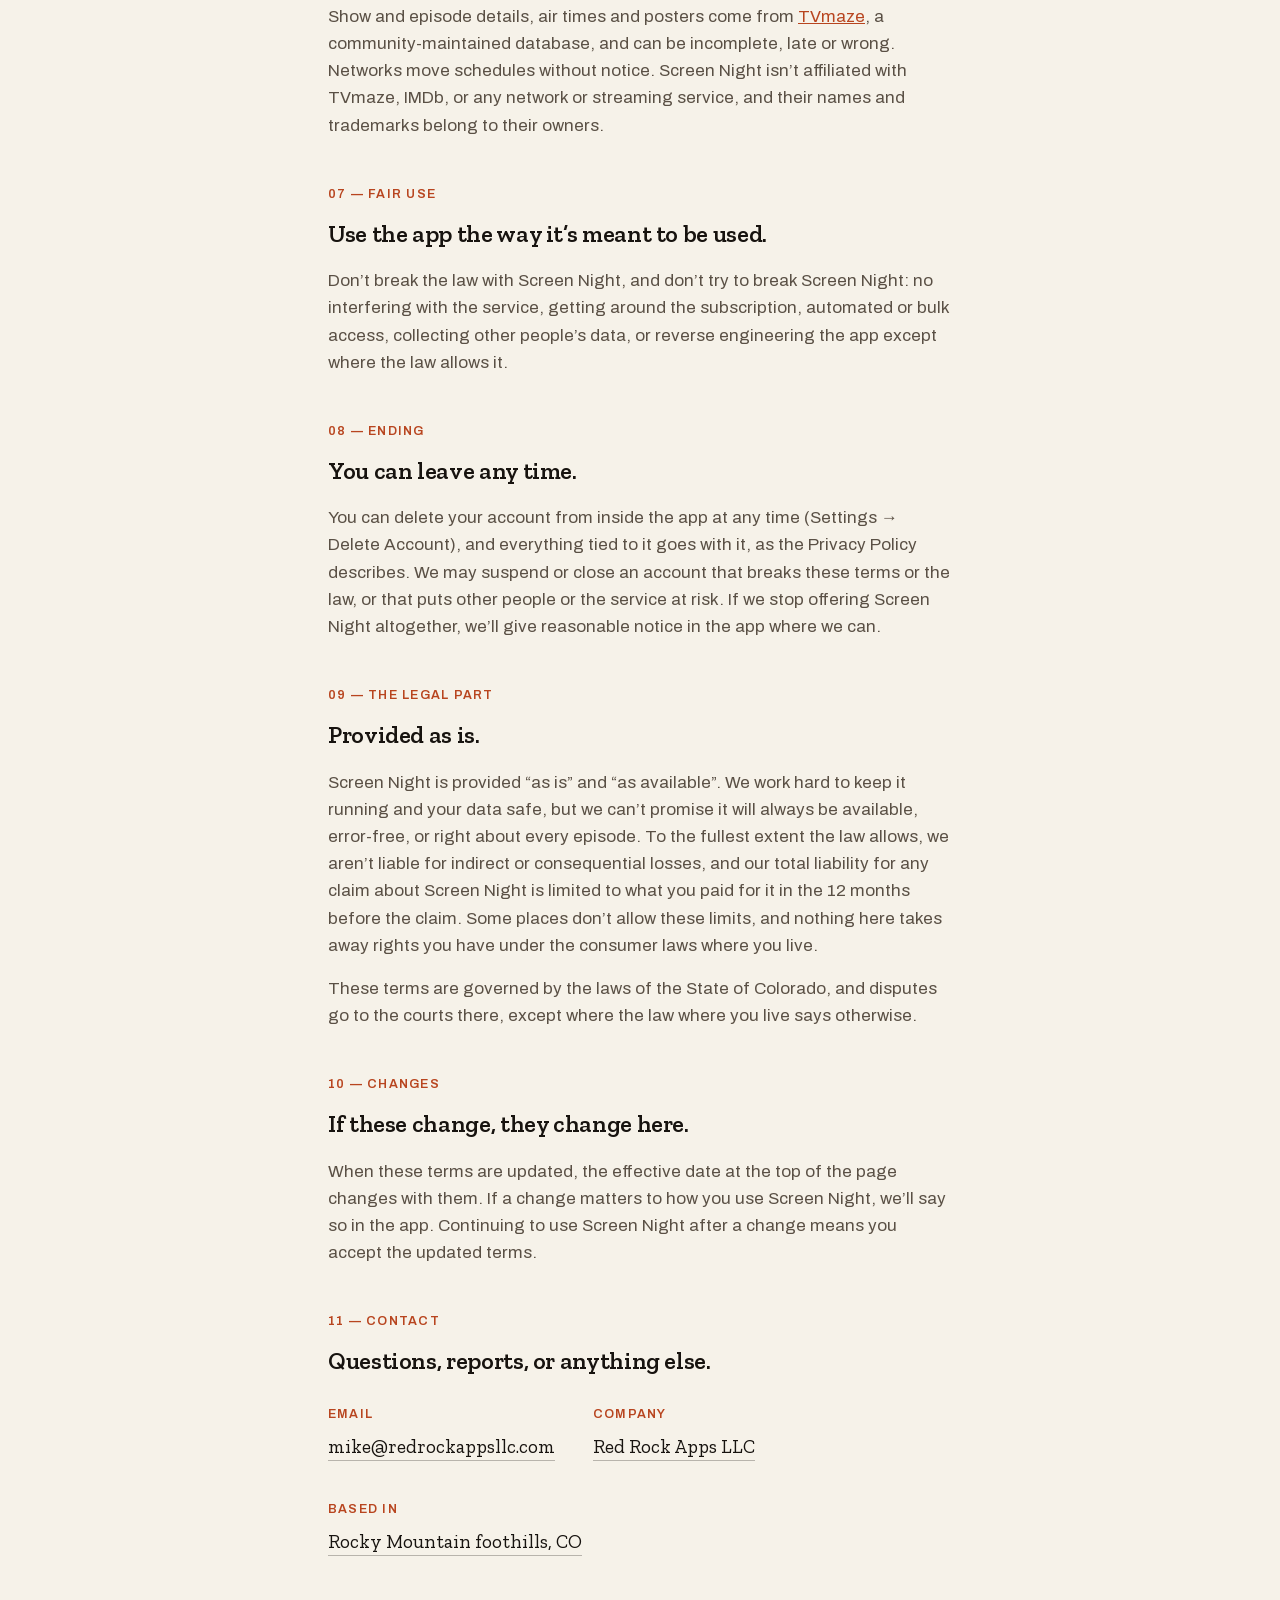
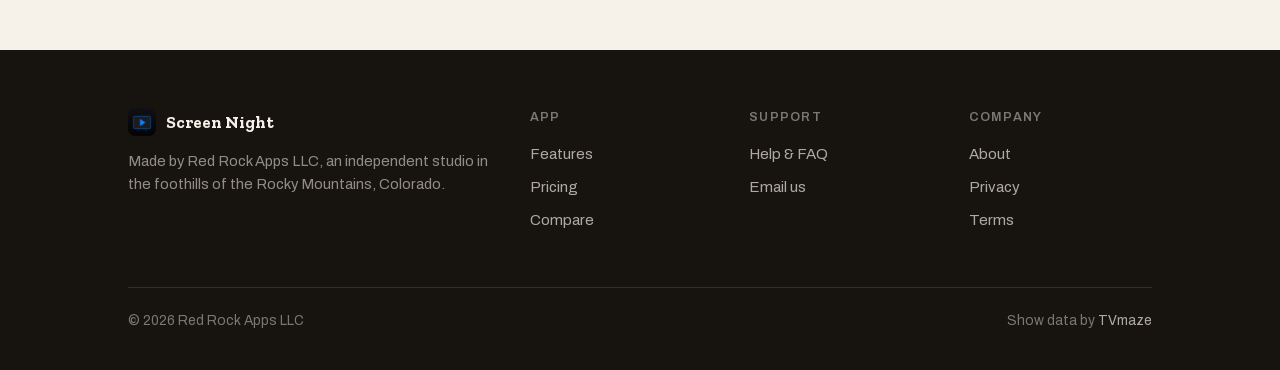
<file: terms/index.html>
<!doctype html>
<html lang="en">
<head>
<meta charset="utf-8">
<meta name="viewport" content="width=device-width, initial-scale=1">
<title>Terms of Use &mdash; Screen Night</title>
<meta name="description" content="Terms of Use for Screen Night, the TV show tracker for iPhone and iPad from Red Rock Apps LLC: your account, subscriptions billed through Apple, and the rules for Friends.">
<link rel="canonical" href="https://redrockappsllc.com/terms/">
<link rel="icon" type="image/png" sizes="32x32" href="/favicon-32.png">
<link rel="icon" type="image/png" sizes="16x16" href="/favicon-16.png">
<link rel="apple-touch-icon" href="/apple-touch-icon.png">
<link rel="stylesheet" href="/fonts/fonts.css">
<style>
  :root {
    --rock-950: #17130f;
    --rock-800: #2b241d;
    --rock-600: #5a5045;
    --sand-100: #ede6d8;
    --sand-50: #f6f2e9;
    --sienna: #b8451f;
    --sienna-dim: #9a3a19;

    --bg: var(--sand-50);
    --bg-raised: var(--sand-100);
    --ink: var(--rock-950);
    --ink-soft: var(--rock-600);
    --accent: var(--sienna);
    --accent-strong: var(--sienna-dim);
    --on-accent: #ffffff;
    --rule: color-mix(in srgb, var(--rock-950) 14%, transparent);
    --rule-strong: color-mix(in srgb, var(--rock-950) 28%, transparent);
  }

  @media (prefers-color-scheme: dark) {
    :root:not([data-theme="light"]) {
      --bg: var(--rock-950);
      --bg-raised: var(--rock-800);
      --ink: var(--sand-50);
      --ink-soft: color-mix(in srgb, var(--sand-50) 62%, var(--rock-950));
      --accent: #d8672f;
      --accent-strong: #e2814f;
      --on-accent: #17130f;
      --rule: color-mix(in srgb, var(--sand-50) 16%, transparent);
      --rule-strong: color-mix(in srgb, var(--sand-50) 30%, transparent);
    }
  }

  :root[data-theme="dark"] {
    --bg: var(--rock-950);
    --bg-raised: var(--rock-800);
    --ink: var(--sand-50);
    --ink-soft: color-mix(in srgb, var(--sand-50) 62%, var(--rock-950));
    --accent: #d8672f;
    --accent-strong: #e2814f;
    --on-accent: #17130f;
    --rule: color-mix(in srgb, var(--sand-50) 16%, transparent);
    --rule-strong: color-mix(in srgb, var(--sand-50) 30%, transparent);
  }

  * { box-sizing: border-box; }

  body {
    margin: 0;
    background: var(--bg);
    color: var(--ink);
    font-family: "Archivo", "Helvetica Neue", Arial, sans-serif;
    font-size: 1.0625rem;
    line-height: 1.6;
    -webkit-font-smoothing: antialiased;
    font-optical-sizing: auto;
    touch-action: manipulation;
  }

  h1, h2, h3 {
    font-family: "Zilla Slab", Georgia, serif;
    font-weight: 600;
    text-wrap: balance;
    margin: 0;
  }
  h1 { letter-spacing: -0.024em; }
  h2 { letter-spacing: -0.015em; }
  h3 { letter-spacing: -0.008em; }

  p { margin: 0; }
  a { color: var(--accent); }
  a:hover { color: var(--accent-strong); }
  a:focus-visible { outline: 2px solid var(--accent); outline-offset: 3px; }

  .wrap { max-width: 1080px; margin: 0 auto; padding: 0 28px; }
  .wrap-narrow { max-width: 680px; margin: 0 auto; padding: 0 28px; }

  /* ---------- Site nav ---------- */
  nav.site {
    position: sticky;
    top: 0;
    z-index: 20;
    background: color-mix(in srgb, var(--bg) 72%, transparent);
    backdrop-filter: blur(20px) saturate(180%);
    -webkit-backdrop-filter: blur(20px) saturate(180%);
  }
  nav.site::after {
    content: "";
    position: absolute;
    left: 0; right: 0; top: 100%;
    height: 14px;
    background: linear-gradient(to bottom, color-mix(in srgb, var(--bg) 65%, transparent), transparent);
    pointer-events: none;
  }
  nav.site .wrap { display: flex; align-items: center; gap: 26px; padding-top: 14px; padding-bottom: 14px; }
  .brand {
    display: flex; align-items: center; gap: 10px;
    font-family: "Zilla Slab", Georgia, serif; font-weight: 700; font-size: 1.05rem;
    color: var(--ink); text-decoration: none; letter-spacing: -0.01em;
  }
  .brand img { width: 26px; height: 26px; border-radius: 7px; display: block; }
  nav.site .links { margin-left: auto; display: flex; align-items: center; gap: 24px; }
  nav.site .links a {
    position: relative;
    font-size: 0.92rem; font-weight: 500; color: var(--ink-soft); text-decoration: none;
  }
  nav.site .links a:hover { color: var(--ink); }
  nav.site .links a::before { content: ""; position: absolute; inset: -14px -8px; }
  .nav-cta {
    background: var(--accent); color: var(--on-accent) !important;
    padding: 9px 17px; border-radius: 8px; font-weight: 600; font-size: 0.9rem !important;
  }
  .nav-cta:hover { background: var(--accent-strong); color: var(--on-accent) !important; }
  @media (max-width: 760px) { nav.site .links a.hide-sm { display: none; } }

  .brand, nav.site .links a, .foot-col a { -webkit-tap-highlight-color: transparent; }
  @media (prefers-reduced-motion: no-preference) {
    .brand, nav.site .links a, .foot-col a {
      transition: transform 100ms ease-out, color 100ms ease-out, background 150ms ease;
    }
    .brand:active, nav.site .links a:active, .foot-col a:active { transform: scale(0.97); }
  }

  /* ---------- Page ---------- */
  .page-head { padding: 78px 0 10px; }
  .page-head h1 { font-size: clamp(2.2rem, 4vw, 3rem); line-height: 1.05; }
  .page-head .lede { margin-top: 20px; font-size: 1.12rem; line-height: 1.55; color: var(--ink-soft); }
  .page-head .effective {
    margin-top: 22px; font-size: 0.82rem; text-transform: uppercase; letter-spacing: 0.1em;
    color: var(--ink-soft); font-weight: 600;
  }

  /* a legal section: its NAME as a micro-label, its summary as the heading */
  /* scroll-margin clears the sticky nav when a #clause link jumps here */
  section { padding: 46px 0 0; scroll-margin-top: 84px; }
  section:last-of-type { padding-bottom: 92px; }
  .sec-label {
    font-size: 0.78rem; text-transform: uppercase; letter-spacing: 0.1em;
    color: var(--accent); font-weight: 600; margin-bottom: 10px;
  }
  section h2 { font-size: 1.5rem; }
  section h3 { font-size: 1.12rem; margin-top: 30px; }
  section h2 + p, section h3 + p { margin-top: 14px; }
  section p + p, section p + ul, section ul + p { margin-top: 16px; }
  section p, section li { color: var(--ink-soft); }
  section li strong, section p strong { color: var(--ink); font-weight: 600; }
  section ul { margin: 16px 0 0; padding-left: 20px; }
  section li + li { margin-top: 10px; }

  .contact-row { display: flex; flex-wrap: wrap; gap: 38px; margin-top: 24px; }
  .contact-item .label {
    display: block; font-size: 0.78rem; text-transform: uppercase; letter-spacing: 0.1em;
    color: var(--accent); font-weight: 600; margin-bottom: 7px;
  }
  .contact-item a, .contact-item span.value {
    font-family: "Zilla Slab", Georgia, serif; font-size: 1.2rem; color: var(--ink);
    text-decoration: none; border-bottom: 1px solid var(--rule-strong); padding-bottom: 2px;
  }
  .contact-item a:hover { color: var(--accent); border-bottom-color: var(--accent); }

  .contact-item a { -webkit-tap-highlight-color: transparent; }
  @media (prefers-reduced-motion: no-preference) {
    .contact-item a { transition: transform 100ms ease-out, color 100ms ease-out; }
    .contact-item a:active { transform: scale(0.97); }
  }

  @media (max-width: 620px) {
    .page-head { padding-top: 54px; }
    .table-scroll { margin-left: -20px; margin-right: -20px; padding: 0 20px; }
    .table-scroll tbody td:first-child { width: 8em; }
  }

  /* ---------- On this page ---------- */
  .toc { margin-top: 36px; padding: 24px 26px; background: var(--bg-raised); border-radius: 14px; }
  .toc h2 {
    font-family: "Archivo", "Helvetica Neue", Arial, sans-serif;
    font-size: 0.78rem; text-transform: uppercase; letter-spacing: 0.1em;
    color: var(--ink-soft); font-weight: 600; margin-bottom: 16px;
  }
  /* columns, not grid: a numbered list must read DOWN the first column
     (01-06, then 07-11), and grid would fill across rows (01, 02 / 03, 04) */
  .toc ol { margin: 0; padding: 0; list-style: none; }
  @media (min-width: 640px) { .toc ol { columns: 2; column-gap: 34px; } }
  .toc li { margin: 0 0 11px; break-inside: avoid; }
  .toc li:last-child { margin-bottom: 0; }
  .toc a {
    position: relative; display: inline-flex; gap: 10px; align-items: baseline;
    color: var(--ink); text-decoration: none; font-size: 0.98rem; line-height: 1.4;
  }
  .toc a .n { color: var(--accent); font-weight: 600; font-variant-numeric: tabular-nums; flex: none; }
  .toc a:hover, .toc a:hover .n { color: var(--accent); }
  .toc a::before { content: ""; position: absolute; inset: -9px -6px; }
  .toc a { -webkit-tap-highlight-color: transparent; }
  @media (prefers-reduced-motion: no-preference) {
    .toc a { transition: transform 100ms ease-out, color 100ms ease-out; }
    .toc a:active { transform: scale(0.97); }
    html { scroll-behavior: smooth; }
  }

  /* ---------- Footer ---------- */
  footer { background: var(--rock-950); color: var(--sand-50); padding: 58px 0 38px; }
  footer a { color: rgba(246,242,233,0.68); text-decoration: none; }
  footer a:hover { color: #d8672f; }
  .foot-grid { display: flex; flex-wrap: wrap; gap: 36px; }
  .foot-about { flex: 1.6 1 280px; min-width: 0; }
  .foot-brand { display: flex; align-items: center; gap: 10px; font-family: "Zilla Slab", Georgia, serif; font-weight: 700; color: var(--sand-50); }
  .foot-brand img { width: 28px; height: 28px; border-radius: 7px; }
  .foot-tag { margin-top: 14px; font-size: 0.92rem; color: rgba(246,242,233,0.55); max-width: 26em; line-height: 1.55; }
  .foot-col { flex: 1 1 130px; }
  .foot-col h2 {
    font-family: "Archivo", sans-serif; font-size: 0.78rem; text-transform: uppercase; letter-spacing: 0.1em;
    color: rgba(246,242,233,0.45); margin: 0 0 14px; font-weight: 600;
  }
  .foot-col ul { margin: 0; padding: 0; list-style: none; }
  .foot-col li { margin-bottom: 9px; font-size: 0.94rem; }
  .foot-col a { position: relative; }
  .foot-col a::before { content: ""; position: absolute; inset: -12px -8px; }
  .foot-bottom {
    margin-top: 46px; padding-top: 22px; border-top: 1px solid rgba(246,242,233,0.12);
    display: flex; justify-content: space-between; gap: 14px; flex-wrap: wrap;
    font-size: 0.86rem; color: rgba(246,242,233,0.45);
  }

  @media (prefers-reduced-transparency: reduce) {
    nav.site {
      background: var(--bg);
      backdrop-filter: none;
      -webkit-backdrop-filter: none;
      border-bottom: 1px solid var(--rule);
    }
    nav.site::after { display: none; }
  }
  @media (prefers-contrast: more) {
    nav.site {
      background: var(--bg);
      backdrop-filter: none;
      -webkit-backdrop-filter: none;
      border-bottom: 1px solid var(--ink);
    }
    nav.site::after { display: none; }
  }
</style>
<body>

<nav class="site">
  <div class="wrap">
    <a class="brand" href="/"><img src="/media/caught-up-icon-512.png" alt="">Screen Night</a>
    <div class="links">
      <a href="/#features" class="hide-sm">Features</a>
      <a href="/compare/" class="hide-sm">Compare</a>
      <a href="/#pricing" class="hide-sm">Pricing</a>
      <a href="/support/" class="hide-sm">Support</a>
      <a class="nav-cta" href="https://apps.apple.com/app/apple-store/id6811716971?pt=129355858&amp;ct=web-terms-nav&amp;mt=8">Get the app</a>
    </div>
  </div>
</nav>

<header class="page-head">
  <div class="wrap-narrow">
    <h1>Terms of Use</h1>
    <p class="lede">The rules for using Screen Night, in plain language. The most important part is short: be decent to the people you connect with, or you won&rsquo;t be able to keep using Friends.</p>
    <p class="effective">Effective 30 September 2026</p>
  </div>
</header>

<main>

  <div class="wrap-narrow">
    <nav class="toc" aria-label="On this page">
      <h2>On this page</h2>
      <ol>
        <li><a href="#the-agreement"><span class="n">01</span><span>The agreement</span></a></li>
        <li><a href="#your-account"><span class="n">02</span><span>Your account</span></a></li>
        <li><a href="#subscriptions"><span class="n">03</span><span>Subscriptions</span></a></li>
        <li><a href="#friends"><span class="n">04</span><span>Friends</span></a></li>
        <li><a href="#what-you-share"><span class="n">05</span><span>What you share</span></a></li>
        <li><a href="#show-information"><span class="n">06</span><span>Show information</span></a></li>
        <li><a href="#fair-use"><span class="n">07</span><span>Fair use</span></a></li>
        <li><a href="#ending"><span class="n">08</span><span>Ending</span></a></li>
        <li><a href="#the-legal-part"><span class="n">09</span><span>The legal part</span></a></li>
        <li><a href="#changes"><span class="n">10</span><span>Changes</span></a></li>
        <li><a href="#contact"><span class="n">11</span><span>Contact</span></a></li>
      </ol>
    </nav>
  </div>

<section id="the-agreement">
  <div class="wrap-narrow">
    <p class="sec-label">01 &mdash; The agreement</p>
    <h2>Who these terms are between.</h2>
    <p>Screen Night is made by Red Rock Apps LLC, a Colorado company (&ldquo;we&rdquo;, &ldquo;us&rdquo;). These terms are an agreement between you and us about using the app and the service behind it. They work alongside <a href="https://www.apple.com/legal/internet-services/itunes/dev/stdeula/">Apple&rsquo;s Standard License Agreement</a>, which covers your license to the app itself. How we handle your data is described in our <a href="/privacy/">Privacy Policy</a>.</p>
    <p>By using Screen Night you agree to these terms. By setting up Friends you also agree to the rules in section 04, which exist because Friends shows your name and activity to other people.</p>
  </div>
</section>

<section id="your-account">
  <div class="wrap-narrow">
    <p class="sec-label">02 &mdash; Your account</p>
    <h2>One person, looked after.</h2>
    <ul>
      <li>You must be at least 13 years old to use Screen Night.</li>
      <li>Your account is for you. Keep your sign-in details to yourself; you&rsquo;re responsible for what happens on your account.</li>
      <li>Use a real email address you can receive mail at. We use it for your confirmation code, password resets, and anything important about your account.</li>
    </ul>
  </div>
</section>

<section id="subscriptions">
  <div class="wrap-narrow">
    <p class="sec-label">03 &mdash; Subscriptions</p>
    <h2>Paid through Apple, cancelled through Apple.</h2>
    <p>Screen Night Premium is an auto-renewing subscription, monthly or yearly, bought through the App Store and billed to your Apple ID. It renews automatically at the price shown when you subscribed unless you cancel at least 24 hours before the end of the current period. A free trial, when offered, becomes a paid subscription at the end of the trial unless you cancel before then.</p>
    <p>You manage and cancel your subscription in your Apple ID settings, not in Screen Night. Refunds are handled by Apple under its own policies. Deleting your Screen Night account does not cancel a subscription, which is why the app asks you to cancel first.</p>
    <p>Promo codes unlock Screen Night for the account that redeems them. Each can be used once and has no cash value.</p>
  </div>
</section>

<section id="friends">
  <div class="wrap-narrow">
    <p class="sec-label">04 &mdash; Friends</p>
    <h2>No tolerance for objectionable content or abusive users.</h2>
    <p>Friends lets you connect with people you know and see what each other is watching. It only works if people can trust it, so when you use Friends you agree not to:</p>
    <ul>
      <li>use a name, or share anything, that is hateful, harassing, sexually explicit, violent, threatening, or otherwise objectionable;</li>
      <li>pretend to be someone else, including by entering a phone number that isn&rsquo;t yours;</li>
      <li>harass, pester or spam anyone, including with repeated friend requests or recommendations;</li>
      <li>try to find out anyone&rsquo;s phone number or identity through Screen Night, or get around a block.</li>
    </ul>
    <p><strong>You can block anyone.</strong> Blocking removes the connection both ways, stops their requests and notifications, and hides you from each other. They are not told.</p>
    <p><strong>You can report anyone.</strong> Reports come to us, and the person you report isn&rsquo;t told who reported them. We review every report within 24 hours. If someone has broken these rules we remove what they posted, and we may suspend or delete their account, without warning. Names that break these rules may also be refused when they&rsquo;re entered.</p>
  </div>
</section>

<section id="what-you-share">
  <div class="wrap-narrow">
    <p class="sec-label">05 &mdash; What you share</p>
    <h2>Yours, shown to the friends you choose.</h2>
    <p>When you connect with someone, they can see your name and avatar, the shows you&rsquo;re watching and how far along you are, the shows you&rsquo;ve finished, the shows you loved or liked, and the shows you recommend to them &mdash; along with the day you last watched or rated each one, and how many episodes you&rsquo;ve watched, in all and recently. They never see your email address, your phone number, your watch list, or the shows you didn&rsquo;t like. You can hide a single show, pause sharing entirely, or remove a friend at any time. Your invite link, and any show you recommend from Screen Night, lets whoever opens it connect with you straight away, so share them with people you know. If one ends up somewhere you didn&rsquo;t mean it to, choose Replace Invite Link in Friends Settings: old links stop working, and friends stay friends.</p>
    <p>What you share remains yours. You give us permission to store it and show it to the friends you&rsquo;ve connected with, only so that Friends can work, and that permission ends when you stop sharing or delete your account.</p>
  </div>
</section>

<section id="show-information">
  <div class="wrap-narrow">
    <p class="sec-label">06 &mdash; Show information</p>
    <h2>Best effort, not a guarantee.</h2>
    <p>Show and episode details, air times and posters come from <a href="https://www.tvmaze.com">TVmaze</a>, a community-maintained database, and can be incomplete, late or wrong. Networks move schedules without notice. Screen Night isn&rsquo;t affiliated with TVmaze, IMDb, or any network or streaming service, and their names and trademarks belong to their owners.</p>
  </div>
</section>

<section id="fair-use">
  <div class="wrap-narrow">
    <p class="sec-label">07 &mdash; Fair use</p>
    <h2>Use the app the way it&rsquo;s meant to be used.</h2>
    <p>Don&rsquo;t break the law with Screen Night, and don&rsquo;t try to break Screen Night: no interfering with the service, getting around the subscription, automated or bulk access, collecting other people&rsquo;s data, or reverse engineering the app except where the law allows it.</p>
  </div>
</section>

<section id="ending">
  <div class="wrap-narrow">
    <p class="sec-label">08 &mdash; Ending</p>
    <h2>You can leave any time.</h2>
    <p>You can delete your account from inside the app at any time (Settings &rarr; Delete Account), and everything tied to it goes with it, as the Privacy Policy describes. We may suspend or close an account that breaks these terms or the law, or that puts other people or the service at risk. If we stop offering Screen Night altogether, we&rsquo;ll give reasonable notice in the app where we can.</p>
  </div>
</section>

<section id="the-legal-part">
  <div class="wrap-narrow">
    <p class="sec-label">09 &mdash; The legal part</p>
    <h2>Provided as is.</h2>
    <p>Screen Night is provided &ldquo;as is&rdquo; and &ldquo;as available&rdquo;. We work hard to keep it running and your data safe, but we can&rsquo;t promise it will always be available, error-free, or right about every episode. To the fullest extent the law allows, we aren&rsquo;t liable for indirect or consequential losses, and our total liability for any claim about Screen Night is limited to what you paid for it in the 12 months before the claim. Some places don&rsquo;t allow these limits, and nothing here takes away rights you have under the consumer laws where you live.</p>
    <p>These terms are governed by the laws of the State of Colorado, and disputes go to the courts there, except where the law where you live says otherwise.</p>
  </div>
</section>

<section id="changes">
  <div class="wrap-narrow">
    <p class="sec-label">10 &mdash; Changes</p>
    <h2>If these change, they change here.</h2>
    <p>When these terms are updated, the effective date at the top of the page changes with them. If a change matters to how you use Screen Night, we&rsquo;ll say so in the app. Continuing to use Screen Night after a change means you accept the updated terms.</p>
  </div>
</section>

<section id="contact">
  <div class="wrap-narrow">
    <p class="sec-label">11 &mdash; Contact</p>
    <h2>Questions, reports, or anything else.</h2>
    <div class="contact-row">
      <div class="contact-item">
        <span class="label">Email</span>
        <a href="mailto:mike@redrockappsllc.com">mike@redrockappsllc.com</a>
      </div>
      <div class="contact-item">
        <span class="label">Company</span>
        <span class="value">Red Rock Apps LLC</span>
      </div>
      <div class="contact-item">
        <span class="label">Based in</span>
        <span class="value">Rocky Mountain foothills, CO</span>
      </div>
    </div>
  </div>
</section>

</main>

<footer>
  <div class="wrap">
    <div class="foot-grid">
      <div class="foot-about">
        <div class="foot-brand"><img src="/media/caught-up-icon-512.png" alt="">Screen Night</div>
        <p class="foot-tag">Made by Red Rock Apps LLC, an independent studio in the foothills of the Rocky Mountains, Colorado.</p>
      </div>
      <div class="foot-col">
        <h2>App</h2>
        <ul>
          <li><a href="/#features">Features</a></li>
          <li><a href="/#pricing">Pricing</a></li>
          <li><a href="/compare/">Compare</a></li>
        </ul>
      </div>
      <div class="foot-col">
        <h2>Support</h2>
        <ul>
          <li><a href="/support/">Help &amp; FAQ</a></li>
          <li><a href="mailto:mike@redrockappsllc.com">Email us</a></li>
        </ul>
      </div>
      <div class="foot-col">
        <h2>Company</h2>
        <ul>
          <li><a href="/about/">About</a></li>
          <li><a href="/privacy/">Privacy</a></li>
          <li><a href="/terms/">Terms</a></li>
        </ul>
      </div>
    </div>
    <div class="foot-bottom">
      <span>&copy; 2026 Red Rock Apps LLC</span>
      <span>Show data by <a href="https://www.tvmaze.com/">TVmaze</a></span>
    </div>
  </div>
</footer>

</body>
</html>
</file>
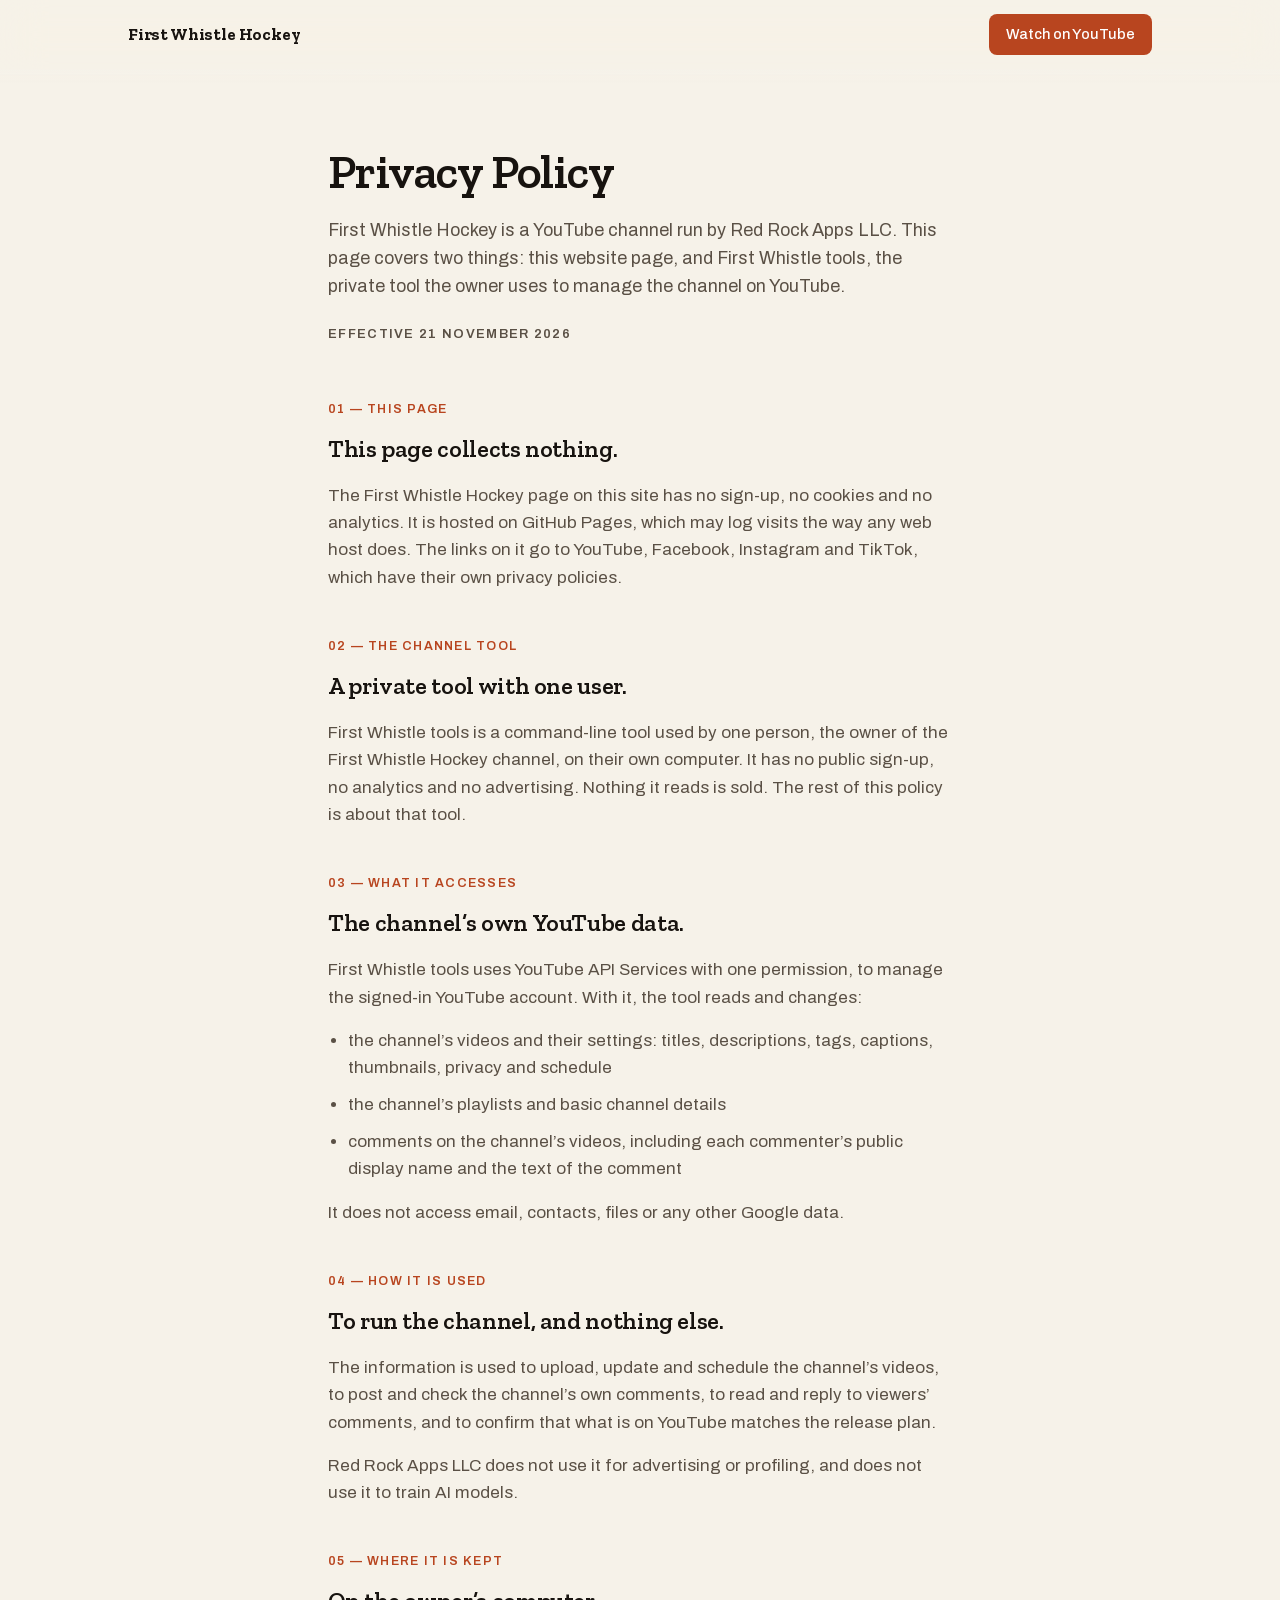
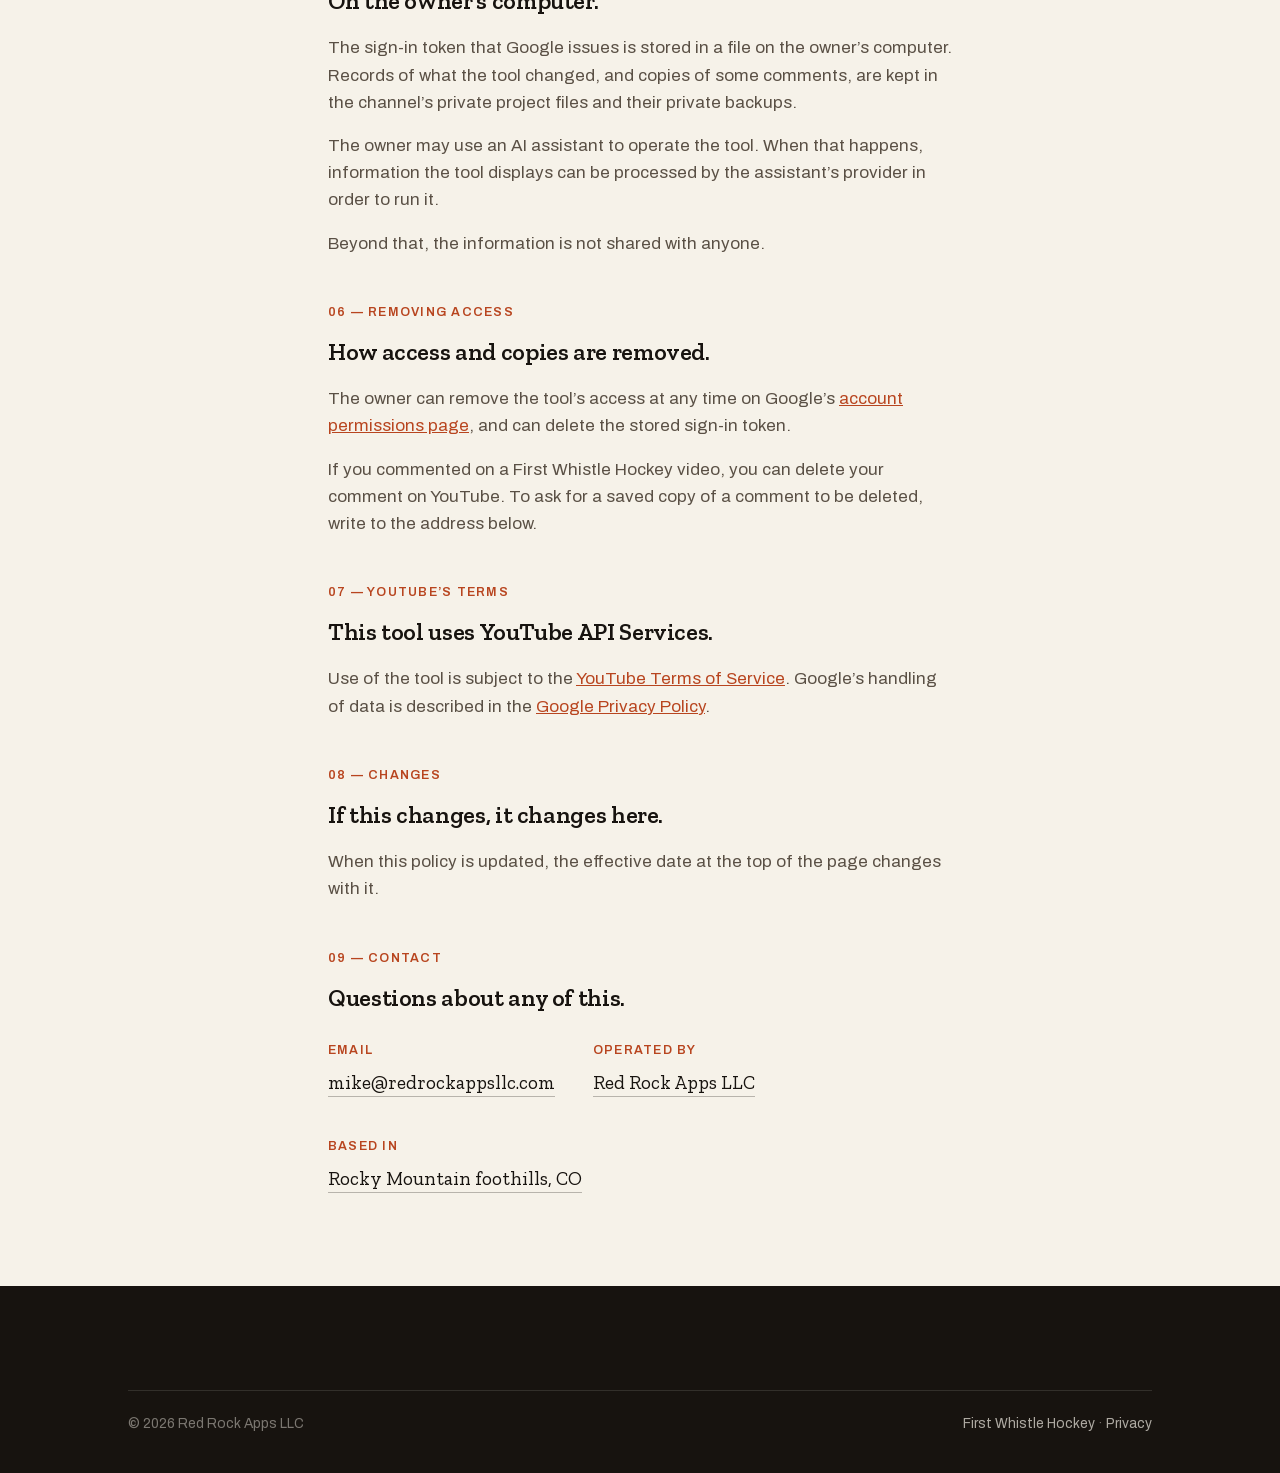
<file: first-whistle-hockey/privacy/index.html>
<!doctype html>
<html lang="en">
<head>
<meta charset="utf-8">
<meta name="viewport" content="width=device-width, initial-scale=1">
<title>Privacy Policy &mdash; First Whistle Hockey</title>
<meta name="description" content="What the First Whistle Hockey page and its channel tool collect, where that information is kept, and how access is removed.">
<meta name="robots" content="noindex">
<link rel="canonical" href="https://redrockappsllc.com/first-whistle-hockey/privacy/">
<link rel="icon" type="image/png" sizes="32x32" href="/favicon-32.png">
<link rel="icon" type="image/png" sizes="16x16" href="/favicon-16.png">
<link rel="apple-touch-icon" href="/apple-touch-icon.png">
<link rel="stylesheet" href="/fonts/fonts.css">
<style>
  :root {
    --rock-950: #17130f;
    --rock-800: #2b241d;
    --rock-600: #5a5045;
    --sand-100: #ede6d8;
    --sand-50: #f6f2e9;
    --sienna: #b8451f;
    --sienna-dim: #9a3a19;

    --bg: var(--sand-50);
    --bg-raised: var(--sand-100);
    --ink: var(--rock-950);
    --ink-soft: var(--rock-600);
    --accent: var(--sienna);
    --accent-strong: var(--sienna-dim);
    --on-accent: #ffffff;
    --rule: color-mix(in srgb, var(--rock-950) 14%, transparent);
    --rule-strong: color-mix(in srgb, var(--rock-950) 28%, transparent);
  }

  @media (prefers-color-scheme: dark) {
    :root:not([data-theme="light"]) {
      --bg: var(--rock-950);
      --bg-raised: var(--rock-800);
      --ink: var(--sand-50);
      --ink-soft: color-mix(in srgb, var(--sand-50) 62%, var(--rock-950));
      --accent: #d8672f;
      --accent-strong: #e2814f;
      --on-accent: #17130f;
      --rule: color-mix(in srgb, var(--sand-50) 16%, transparent);
      --rule-strong: color-mix(in srgb, var(--sand-50) 30%, transparent);
    }
  }

  :root[data-theme="dark"] {
    --bg: var(--rock-950);
    --bg-raised: var(--rock-800);
    --ink: var(--sand-50);
    --ink-soft: color-mix(in srgb, var(--sand-50) 62%, var(--rock-950));
    --accent: #d8672f;
    --accent-strong: #e2814f;
    --on-accent: #17130f;
    --rule: color-mix(in srgb, var(--sand-50) 16%, transparent);
    --rule-strong: color-mix(in srgb, var(--sand-50) 30%, transparent);
  }

  * { box-sizing: border-box; }

  body {
    margin: 0;
    background: var(--bg);
    color: var(--ink);
    font-family: "Archivo", "Helvetica Neue", Arial, sans-serif;
    font-size: 1.0625rem;
    line-height: 1.6;
    -webkit-font-smoothing: antialiased;
    font-optical-sizing: auto;
    touch-action: manipulation;
  }

  h1, h2, h3 {
    font-family: "Zilla Slab", Georgia, serif;
    font-weight: 600;
    text-wrap: balance;
    margin: 0;
  }
  h1 { letter-spacing: -0.024em; }
  h2 { letter-spacing: -0.015em; }
  h3 { letter-spacing: -0.008em; }

  p { margin: 0; }
  a { color: var(--accent); }
  a:hover { color: var(--accent-strong); }
  a:focus-visible { outline: 2px solid var(--accent); outline-offset: 3px; }

  .wrap { max-width: 1080px; margin: 0 auto; padding: 0 28px; }
  .wrap-narrow { max-width: 680px; margin: 0 auto; padding: 0 28px; }

  /* ---------- Site nav ---------- */
  nav.site {
    position: sticky;
    top: 0;
    z-index: 20;
    background: color-mix(in srgb, var(--bg) 72%, transparent);
    backdrop-filter: blur(20px) saturate(180%);
    -webkit-backdrop-filter: blur(20px) saturate(180%);
  }
  nav.site::after {
    content: "";
    position: absolute;
    left: 0; right: 0; top: 100%;
    height: 14px;
    background: linear-gradient(to bottom, color-mix(in srgb, var(--bg) 65%, transparent), transparent);
    pointer-events: none;
  }
  nav.site .wrap { display: flex; align-items: center; gap: 26px; padding-top: 14px; padding-bottom: 14px; }
  .brand {
    display: flex; align-items: center; gap: 10px;
    font-family: "Zilla Slab", Georgia, serif; font-weight: 700; font-size: 1.05rem;
    color: var(--ink); text-decoration: none; letter-spacing: -0.01em;
  }
  .brand img { width: 26px; height: 26px; border-radius: 7px; display: block; }
  nav.site .links { margin-left: auto; display: flex; align-items: center; gap: 24px; }
  nav.site .links a {
    position: relative;
    font-size: 0.92rem; font-weight: 500; color: var(--ink-soft); text-decoration: none;
  }
  nav.site .links a:hover { color: var(--ink); }
  nav.site .links a::before { content: ""; position: absolute; inset: -14px -8px; }
  .nav-cta {
    background: var(--accent); color: var(--on-accent) !important;
    padding: 9px 17px; border-radius: 8px; font-weight: 600; font-size: 0.9rem !important;
  }
  .nav-cta:hover { background: var(--accent-strong); color: var(--on-accent) !important; }
  @media (max-width: 760px) { nav.site .links a.hide-sm { display: none; } }

  .brand, nav.site .links a, .foot-col a { -webkit-tap-highlight-color: transparent; }
  @media (prefers-reduced-motion: no-preference) {
    .brand, nav.site .links a, .foot-col a {
      transition: transform 100ms ease-out, color 100ms ease-out, background 150ms ease;
    }
    .brand:active, nav.site .links a:active, .foot-col a:active { transform: scale(0.97); }
  }

  /* ---------- Page ---------- */
  .page-head { padding: 78px 0 10px; }
  .page-head h1 { font-size: clamp(2.2rem, 4vw, 3rem); line-height: 1.05; }
  .page-head .lede { margin-top: 20px; font-size: 1.12rem; line-height: 1.55; color: var(--ink-soft); }
  .page-head .effective {
    margin-top: 22px; font-size: 0.82rem; text-transform: uppercase; letter-spacing: 0.1em;
    color: var(--ink-soft); font-weight: 600;
  }

  /* a legal section: its NAME as a micro-label, its summary as the heading */
  /* scroll-margin clears the sticky nav when a #clause link jumps here */
  section { padding: 46px 0 0; scroll-margin-top: 84px; }
  section:last-of-type { padding-bottom: 92px; }
  .sec-label {
    font-size: 0.78rem; text-transform: uppercase; letter-spacing: 0.1em;
    color: var(--accent); font-weight: 600; margin-bottom: 10px;
  }
  section h2 { font-size: 1.5rem; }
  section h3 { font-size: 1.12rem; margin-top: 30px; }
  section h2 + p, section h3 + p { margin-top: 14px; }
  section p + p, section p + ul, section ul + p { margin-top: 16px; }
  section p, section li { color: var(--ink-soft); }
  section li strong, section p strong { color: var(--ink); font-weight: 600; }
  section ul { margin: 16px 0 0; padding-left: 20px; }
  section li + li { margin-top: 10px; }

  /* ---------- Tables: text keeps the narrow measure, these break out ---------- */
  .table-scroll {
    margin: 22px -28px 0;
    padding: 0 28px;
    overflow-x: auto;
    -webkit-overflow-scrolling: touch;
    overscroll-behavior-x: contain;
  }
  .table-scroll table {
    border-collapse: collapse;
    min-width: 640px;
    width: 100%;
    font-size: 0.95rem;
    line-height: 1.5;
  }
  .table-scroll th, .table-scroll td {
    text-align: left;
    vertical-align: top;
    padding: 13px 15px;
    border-bottom: 1px solid var(--rule);
    color: var(--ink-soft);
  }
  .table-scroll thead th {
    font-size: 0.78rem;
    font-weight: 600;
    letter-spacing: 0.1em;
    text-transform: uppercase;
    color: var(--ink);
    border-bottom: 1px solid var(--rule-strong);
    padding-bottom: 11px;
  }
  .table-scroll tbody td:first-child {
    color: var(--ink);
    font-weight: 600;
    width: 13em;
  }

  .contact-row { display: flex; flex-wrap: wrap; gap: 38px; margin-top: 24px; }
  .contact-item .label {
    display: block; font-size: 0.78rem; text-transform: uppercase; letter-spacing: 0.1em;
    color: var(--accent); font-weight: 600; margin-bottom: 7px;
  }
  .contact-item a, .contact-item span.value {
    font-family: "Zilla Slab", Georgia, serif; font-size: 1.2rem; color: var(--ink);
    text-decoration: none; border-bottom: 1px solid var(--rule-strong); padding-bottom: 2px;
  }
  .contact-item a:hover { color: var(--accent); border-bottom-color: var(--accent); }

  .contact-item a { -webkit-tap-highlight-color: transparent; }
  @media (prefers-reduced-motion: no-preference) {
    .contact-item a { transition: transform 100ms ease-out, color 100ms ease-out; }
    .contact-item a:active { transform: scale(0.97); }
  }

  @media (max-width: 620px) {
    .page-head { padding-top: 54px; }
    .table-scroll { margin-left: -20px; margin-right: -20px; padding: 0 20px; }
    .table-scroll tbody td:first-child { width: 8em; }
  }

  /* ---------- On this page ---------- */
  .toc { margin-top: 36px; padding: 24px 26px; background: var(--bg-raised); border-radius: 14px; }
  .toc h2 {
    font-family: "Archivo", "Helvetica Neue", Arial, sans-serif;
    font-size: 0.78rem; text-transform: uppercase; letter-spacing: 0.1em;
    color: var(--ink-soft); font-weight: 600; margin-bottom: 16px;
  }
  /* columns, not grid: a numbered list must read DOWN the first column
     (01-06, then 07-11), and grid would fill across rows (01, 02 / 03, 04) */
  .toc ol { margin: 0; padding: 0; list-style: none; }
  @media (min-width: 640px) { .toc ol { columns: 2; column-gap: 34px; } }
  .toc li { margin: 0 0 11px; break-inside: avoid; }
  .toc li:last-child { margin-bottom: 0; }
  .toc a {
    position: relative; display: inline-flex; gap: 10px; align-items: baseline;
    color: var(--ink); text-decoration: none; font-size: 0.98rem; line-height: 1.4;
  }
  .toc a .n { color: var(--accent); font-weight: 600; font-variant-numeric: tabular-nums; flex: none; }
  .toc a:hover, .toc a:hover .n { color: var(--accent); }
  .toc a::before { content: ""; position: absolute; inset: -9px -6px; }
  .toc a { -webkit-tap-highlight-color: transparent; }
  @media (prefers-reduced-motion: no-preference) {
    .toc a { transition: transform 100ms ease-out, color 100ms ease-out; }
    .toc a:active { transform: scale(0.97); }
    html { scroll-behavior: smooth; }
  }

  /* ---------- Footer ---------- */
  footer { background: var(--rock-950); color: var(--sand-50); padding: 58px 0 38px; }
  footer a { color: rgba(246,242,233,0.68); text-decoration: none; }
  footer a:hover { color: #d8672f; }
  .foot-grid { display: flex; flex-wrap: wrap; gap: 36px; }
  .foot-about { flex: 1.6 1 280px; min-width: 0; }
  .foot-brand { display: flex; align-items: center; gap: 10px; font-family: "Zilla Slab", Georgia, serif; font-weight: 700; color: var(--sand-50); }
  .foot-brand img { width: 28px; height: 28px; border-radius: 7px; }
  .foot-tag { margin-top: 14px; font-size: 0.92rem; color: rgba(246,242,233,0.55); max-width: 26em; line-height: 1.55; }
  .foot-col { flex: 1 1 130px; }
  .foot-col h2 {
    font-family: "Archivo", sans-serif; font-size: 0.78rem; text-transform: uppercase; letter-spacing: 0.1em;
    color: rgba(246,242,233,0.45); margin: 0 0 14px; font-weight: 600;
  }
  .foot-col ul { margin: 0; padding: 0; list-style: none; }
  .foot-col li { margin-bottom: 9px; font-size: 0.94rem; }
  .foot-col a { position: relative; }
  .foot-col a::before { content: ""; position: absolute; inset: -12px -8px; }
  .foot-bottom {
    margin-top: 46px; padding-top: 22px; border-top: 1px solid rgba(246,242,233,0.12);
    display: flex; justify-content: space-between; gap: 14px; flex-wrap: wrap;
    font-size: 0.86rem; color: rgba(246,242,233,0.45);
  }

  @media (prefers-reduced-transparency: reduce) {
    nav.site {
      background: var(--bg);
      backdrop-filter: none;
      -webkit-backdrop-filter: none;
      border-bottom: 1px solid var(--rule);
    }
    nav.site::after { display: none; }
  }
  @media (prefers-contrast: more) {
    nav.site {
      background: var(--bg);
      backdrop-filter: none;
      -webkit-backdrop-filter: none;
      border-bottom: 1px solid var(--ink);
    }
    nav.site::after { display: none; }
  }
</style>
</head>
<body>

<nav class="site">
  <div class="wrap">
    <a class="brand" href="/first-whistle-hockey/">First Whistle Hockey</a>
    <div class="links">
      <a class="nav-cta" href="https://www.youtube.com/@firstwhistlehockey">Watch on YouTube</a>
    </div>
  </div>
</nav>

<header class="page-head">
  <div class="wrap-narrow">
    <h1>Privacy Policy</h1>
    <p class="lede">First Whistle Hockey is a YouTube channel run by Red Rock Apps LLC. This page covers two things: this website page, and First Whistle tools, the private tool the owner uses to manage the channel on YouTube.</p>
    <p class="effective">Effective 21 November 2026</p>
  </div>
</header>

<main>

<section id="this-page">
  <div class="wrap-narrow">
    <p class="sec-label">01 &mdash; This page</p>
    <h2>This page collects nothing.</h2>
    <p>The First Whistle Hockey page on this site has no sign-up, no cookies and no analytics. It is hosted on GitHub Pages, which may log visits the way any web host does. The links on it go to YouTube, Facebook, Instagram and TikTok, which have their own privacy policies.</p>
  </div>
</section>

<section id="the-tool">
  <div class="wrap-narrow">
    <p class="sec-label">02 &mdash; The channel tool</p>
    <h2>A private tool with one user.</h2>
    <p>First Whistle tools is a command-line tool used by one person, the owner of the First Whistle Hockey channel, on their own computer. It has no public sign-up, no analytics and no advertising. Nothing it reads is sold. The rest of this policy is about that tool.</p>
  </div>
</section>

<section id="what-it-accesses">
  <div class="wrap-narrow">
    <p class="sec-label">03 &mdash; What it accesses</p>
    <h2>The channel&rsquo;s own YouTube data.</h2>
    <p>First Whistle tools uses YouTube API Services with one permission, to manage the signed-in YouTube account. With it, the tool reads and changes:</p>
    <ul>
      <li>the channel&rsquo;s videos and their settings: titles, descriptions, tags, captions, thumbnails, privacy and schedule</li>
      <li>the channel&rsquo;s playlists and basic channel details</li>
      <li>comments on the channel&rsquo;s videos, including each commenter&rsquo;s public display name and the text of the comment</li>
    </ul>
    <p>It does not access email, contacts, files or any other Google data.</p>
  </div>
</section>

<section id="how-it-is-used">
  <div class="wrap-narrow">
    <p class="sec-label">04 &mdash; How it is used</p>
    <h2>To run the channel, and nothing else.</h2>
    <p>The information is used to upload, update and schedule the channel&rsquo;s videos, to post and check the channel&rsquo;s own comments, to read and reply to viewers&rsquo; comments, and to confirm that what is on YouTube matches the release plan.</p>
    <p>Red Rock Apps LLC does not use it for advertising or profiling, and does not use it to train AI models.</p>
  </div>
</section>

<section id="where-it-is-kept">
  <div class="wrap-narrow">
    <p class="sec-label">05 &mdash; Where it is kept</p>
    <h2>On the owner&rsquo;s computer.</h2>
    <p>The sign-in token that Google issues is stored in a file on the owner&rsquo;s computer. Records of what the tool changed, and copies of some comments, are kept in the channel&rsquo;s private project files and their private backups.</p>
    <p>The owner may use an AI assistant to operate the tool. When that happens, information the tool displays can be processed by the assistant&rsquo;s provider in order to run it.</p>
    <p>Beyond that, the information is not shared with anyone.</p>
  </div>
</section>

<section id="removing-access">
  <div class="wrap-narrow">
    <p class="sec-label">06 &mdash; Removing access</p>
    <h2>How access and copies are removed.</h2>
    <p>The owner can remove the tool&rsquo;s access at any time on Google&rsquo;s <a href="https://myaccount.google.com/permissions">account permissions page</a>, and can delete the stored sign-in token.</p>
    <p>If you commented on a First Whistle Hockey video, you can delete your comment on YouTube. To ask for a saved copy of a comment to be deleted, write to the address below.</p>
  </div>
</section>

<section id="youtube">
  <div class="wrap-narrow">
    <p class="sec-label">07 &mdash; YouTube&rsquo;s terms</p>
    <h2>This tool uses YouTube API Services.</h2>
    <p>Use of the tool is subject to the <a href="https://www.youtube.com/t/terms">YouTube Terms of Service</a>. Google&rsquo;s handling of data is described in the <a href="https://policies.google.com/privacy">Google Privacy Policy</a>.</p>
  </div>
</section>

<section id="changes">
  <div class="wrap-narrow">
    <p class="sec-label">08 &mdash; Changes</p>
    <h2>If this changes, it changes here.</h2>
    <p>When this policy is updated, the effective date at the top of the page changes with it.</p>
  </div>
</section>

<section id="contact">
  <div class="wrap-narrow">
    <p class="sec-label">09 &mdash; Contact</p>
    <h2>Questions about any of this.</h2>
    <div class="contact-row">
      <div class="contact-item">
        <span class="label">Email</span>
        <a href="mailto:mike@redrockappsllc.com">mike@redrockappsllc.com</a>
      </div>
      <div class="contact-item">
        <span class="label">Operated by</span>
        <span class="value">Red Rock Apps LLC</span>
      </div>
      <div class="contact-item">
        <span class="label">Based in</span>
        <span class="value">Rocky Mountain foothills, CO</span>
      </div>
    </div>
  </div>
</section>

</main>

<footer>
  <div class="wrap">
    <div class="foot-bottom">
      <span>&copy; 2026 Red Rock Apps LLC</span>
      <span><a href="/first-whistle-hockey/">First Whistle Hockey</a> &middot; <a href="/first-whistle-hockey/privacy/">Privacy</a></span>
    </div>
  </div>
</footer>

</body>
</html>
</file>
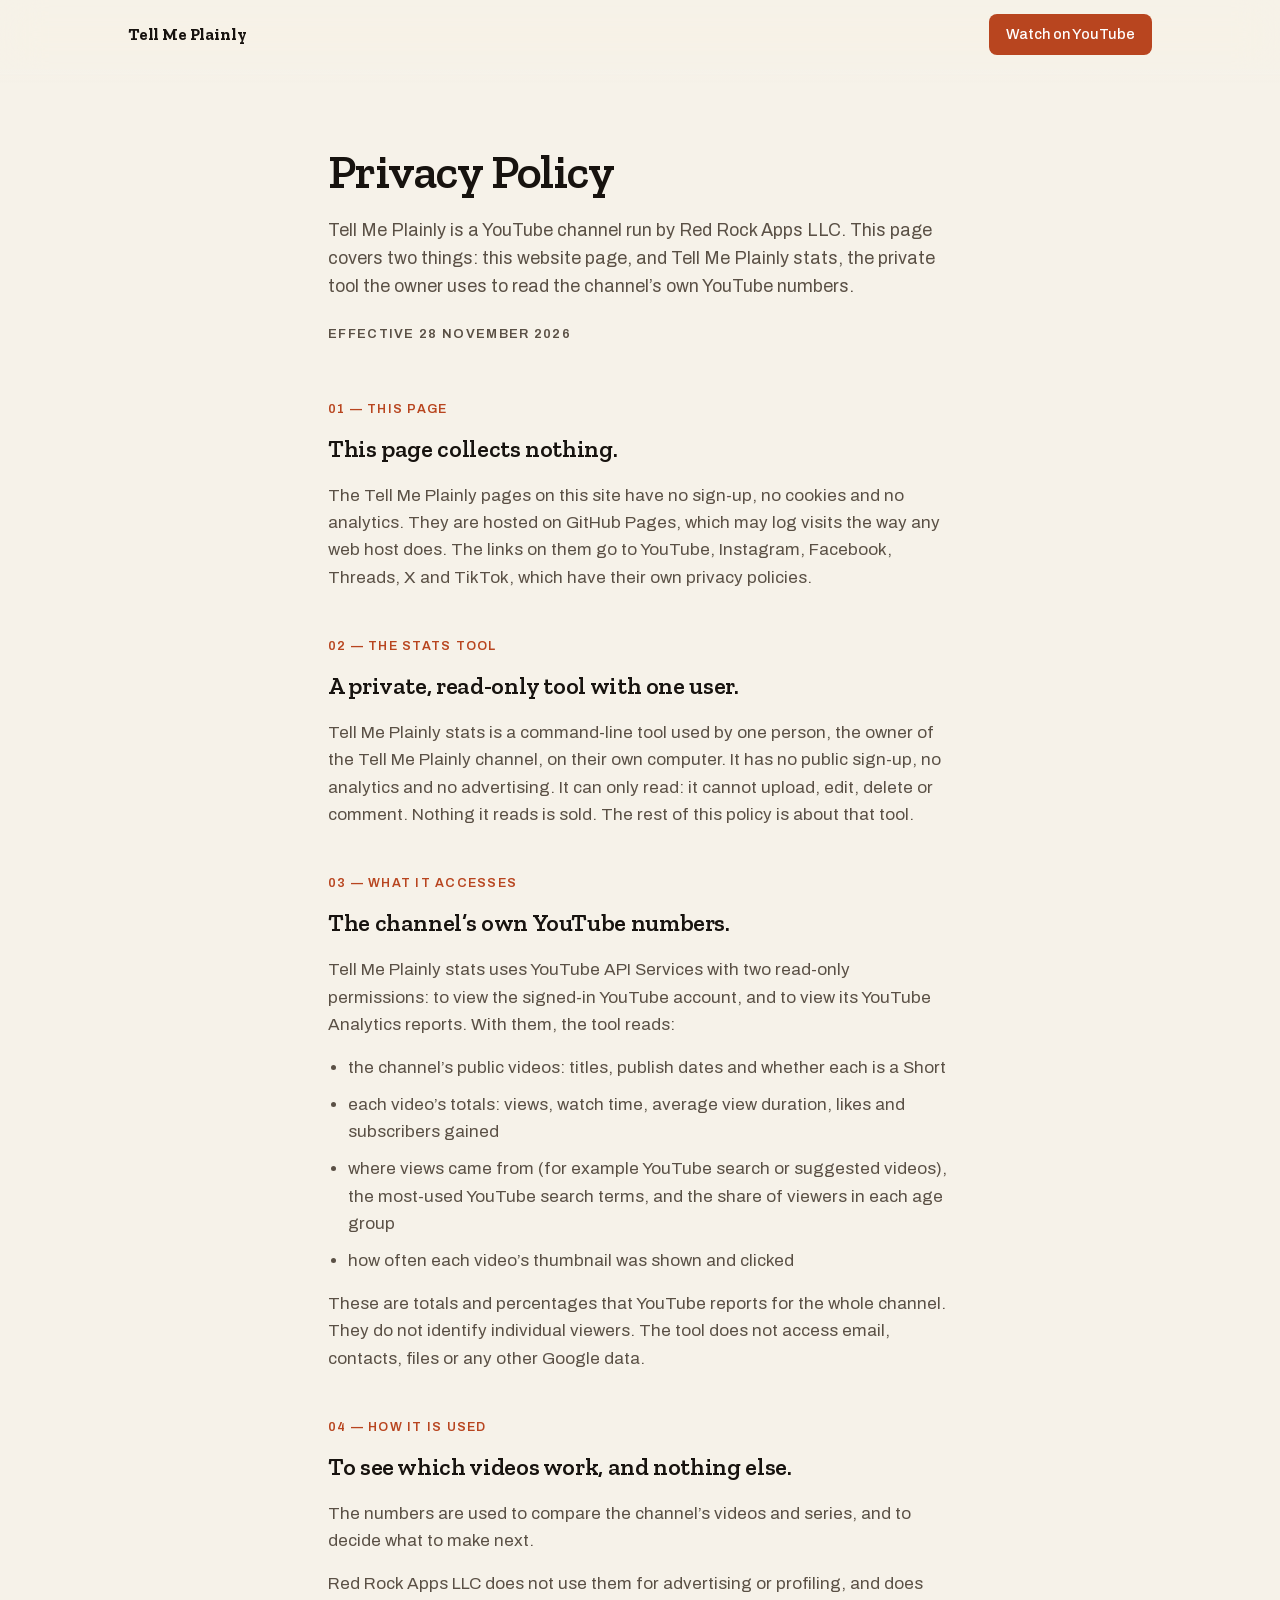
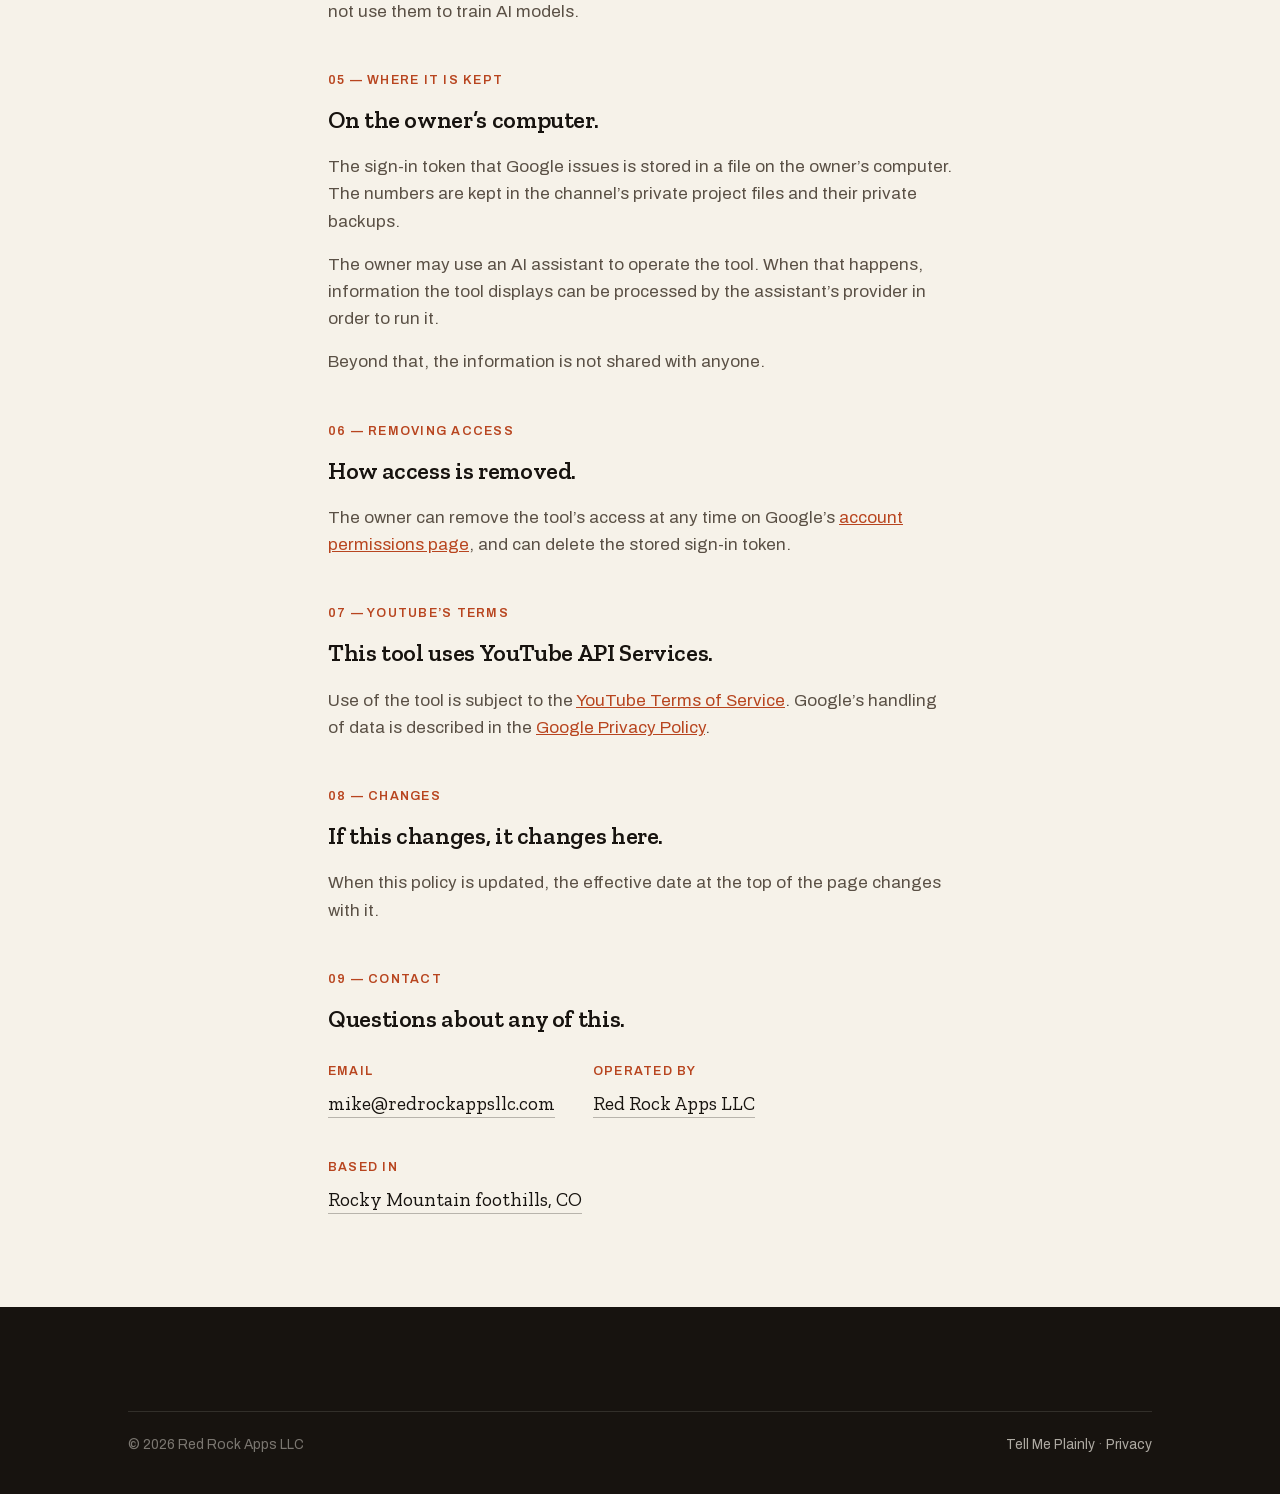
<file: tell-me-plainly/privacy/index.html>
<!doctype html>
<html lang="en">
<head>
<meta charset="utf-8">
<meta name="viewport" content="width=device-width, initial-scale=1">
<title>Privacy Policy &mdash; Tell Me Plainly</title>
<meta name="description" content="What the Tell Me Plainly page and its read-only stats tool collect, where that information is kept, and how access is removed.">
<meta name="robots" content="noindex">
<link rel="canonical" href="https://redrockappsllc.com/tell-me-plainly/privacy/">
<link rel="icon" type="image/png" sizes="32x32" href="/favicon-32.png">
<link rel="icon" type="image/png" sizes="16x16" href="/favicon-16.png">
<link rel="apple-touch-icon" href="/apple-touch-icon.png">
<link rel="stylesheet" href="/fonts/fonts.css">
<style>
  :root {
    --rock-950: #17130f;
    --rock-800: #2b241d;
    --rock-600: #5a5045;
    --sand-100: #ede6d8;
    --sand-50: #f6f2e9;
    --sienna: #b8451f;
    --sienna-dim: #9a3a19;

    --bg: var(--sand-50);
    --bg-raised: var(--sand-100);
    --ink: var(--rock-950);
    --ink-soft: var(--rock-600);
    --accent: var(--sienna);
    --accent-strong: var(--sienna-dim);
    --on-accent: #ffffff;
    --rule: color-mix(in srgb, var(--rock-950) 14%, transparent);
    --rule-strong: color-mix(in srgb, var(--rock-950) 28%, transparent);
  }

  @media (prefers-color-scheme: dark) {
    :root:not([data-theme="light"]) {
      --bg: var(--rock-950);
      --bg-raised: var(--rock-800);
      --ink: var(--sand-50);
      --ink-soft: color-mix(in srgb, var(--sand-50) 62%, var(--rock-950));
      --accent: #d8672f;
      --accent-strong: #e2814f;
      --on-accent: #17130f;
      --rule: color-mix(in srgb, var(--sand-50) 16%, transparent);
      --rule-strong: color-mix(in srgb, var(--sand-50) 30%, transparent);
    }
  }

  :root[data-theme="dark"] {
    --bg: var(--rock-950);
    --bg-raised: var(--rock-800);
    --ink: var(--sand-50);
    --ink-soft: color-mix(in srgb, var(--sand-50) 62%, var(--rock-950));
    --accent: #d8672f;
    --accent-strong: #e2814f;
    --on-accent: #17130f;
    --rule: color-mix(in srgb, var(--sand-50) 16%, transparent);
    --rule-strong: color-mix(in srgb, var(--sand-50) 30%, transparent);
  }

  * { box-sizing: border-box; }

  body {
    margin: 0;
    background: var(--bg);
    color: var(--ink);
    font-family: "Archivo", "Helvetica Neue", Arial, sans-serif;
    font-size: 1.0625rem;
    line-height: 1.6;
    -webkit-font-smoothing: antialiased;
    font-optical-sizing: auto;
    touch-action: manipulation;
  }

  h1, h2, h3 {
    font-family: "Zilla Slab", Georgia, serif;
    font-weight: 600;
    text-wrap: balance;
    margin: 0;
  }
  h1 { letter-spacing: -0.024em; }
  h2 { letter-spacing: -0.015em; }
  h3 { letter-spacing: -0.008em; }

  p { margin: 0; }
  a { color: var(--accent); }
  a:hover { color: var(--accent-strong); }
  a:focus-visible { outline: 2px solid var(--accent); outline-offset: 3px; }

  .wrap { max-width: 1080px; margin: 0 auto; padding: 0 28px; }
  .wrap-narrow { max-width: 680px; margin: 0 auto; padding: 0 28px; }

  /* ---------- Site nav ---------- */
  nav.site {
    position: sticky;
    top: 0;
    z-index: 20;
    background: color-mix(in srgb, var(--bg) 72%, transparent);
    backdrop-filter: blur(20px) saturate(180%);
    -webkit-backdrop-filter: blur(20px) saturate(180%);
  }
  nav.site::after {
    content: "";
    position: absolute;
    left: 0; right: 0; top: 100%;
    height: 14px;
    background: linear-gradient(to bottom, color-mix(in srgb, var(--bg) 65%, transparent), transparent);
    pointer-events: none;
  }
  nav.site .wrap { display: flex; align-items: center; gap: 26px; padding-top: 14px; padding-bottom: 14px; }
  .brand {
    display: flex; align-items: center; gap: 10px;
    font-family: "Zilla Slab", Georgia, serif; font-weight: 700; font-size: 1.05rem;
    color: var(--ink); text-decoration: none; letter-spacing: -0.01em;
  }
  .brand img { width: 26px; height: 26px; border-radius: 7px; display: block; }
  nav.site .links { margin-left: auto; display: flex; align-items: center; gap: 24px; }
  nav.site .links a {
    position: relative;
    font-size: 0.92rem; font-weight: 500; color: var(--ink-soft); text-decoration: none;
  }
  nav.site .links a:hover { color: var(--ink); }
  nav.site .links a::before { content: ""; position: absolute; inset: -14px -8px; }
  .nav-cta {
    background: var(--accent); color: var(--on-accent) !important;
    padding: 9px 17px; border-radius: 8px; font-weight: 600; font-size: 0.9rem !important;
  }
  .nav-cta:hover { background: var(--accent-strong); color: var(--on-accent) !important; }
  @media (max-width: 760px) { nav.site .links a.hide-sm { display: none; } }

  .brand, nav.site .links a, .foot-col a { -webkit-tap-highlight-color: transparent; }
  @media (prefers-reduced-motion: no-preference) {
    .brand, nav.site .links a, .foot-col a {
      transition: transform 100ms ease-out, color 100ms ease-out, background 150ms ease;
    }
    .brand:active, nav.site .links a:active, .foot-col a:active { transform: scale(0.97); }
  }

  /* ---------- Page ---------- */
  .page-head { padding: 78px 0 10px; }
  .page-head h1 { font-size: clamp(2.2rem, 4vw, 3rem); line-height: 1.05; }
  .page-head .lede { margin-top: 20px; font-size: 1.12rem; line-height: 1.55; color: var(--ink-soft); }
  .page-head .effective {
    margin-top: 22px; font-size: 0.82rem; text-transform: uppercase; letter-spacing: 0.1em;
    color: var(--ink-soft); font-weight: 600;
  }

  /* a legal section: its NAME as a micro-label, its summary as the heading */
  /* scroll-margin clears the sticky nav when a #clause link jumps here */
  section { padding: 46px 0 0; scroll-margin-top: 84px; }
  section:last-of-type { padding-bottom: 92px; }
  .sec-label {
    font-size: 0.78rem; text-transform: uppercase; letter-spacing: 0.1em;
    color: var(--accent); font-weight: 600; margin-bottom: 10px;
  }
  section h2 { font-size: 1.5rem; }
  section h3 { font-size: 1.12rem; margin-top: 30px; }
  section h2 + p, section h3 + p { margin-top: 14px; }
  section p + p, section p + ul, section ul + p { margin-top: 16px; }
  section p, section li { color: var(--ink-soft); }
  section li strong, section p strong { color: var(--ink); font-weight: 600; }
  section ul { margin: 16px 0 0; padding-left: 20px; }
  section li + li { margin-top: 10px; }

  /* ---------- Tables: text keeps the narrow measure, these break out ---------- */
  .table-scroll {
    margin: 22px -28px 0;
    padding: 0 28px;
    overflow-x: auto;
    -webkit-overflow-scrolling: touch;
    overscroll-behavior-x: contain;
  }
  .table-scroll table {
    border-collapse: collapse;
    min-width: 640px;
    width: 100%;
    font-size: 0.95rem;
    line-height: 1.5;
  }
  .table-scroll th, .table-scroll td {
    text-align: left;
    vertical-align: top;
    padding: 13px 15px;
    border-bottom: 1px solid var(--rule);
    color: var(--ink-soft);
  }
  .table-scroll thead th {
    font-size: 0.78rem;
    font-weight: 600;
    letter-spacing: 0.1em;
    text-transform: uppercase;
    color: var(--ink);
    border-bottom: 1px solid var(--rule-strong);
    padding-bottom: 11px;
  }
  .table-scroll tbody td:first-child {
    color: var(--ink);
    font-weight: 600;
    width: 13em;
  }

  .contact-row { display: flex; flex-wrap: wrap; gap: 38px; margin-top: 24px; }
  .contact-item .label {
    display: block; font-size: 0.78rem; text-transform: uppercase; letter-spacing: 0.1em;
    color: var(--accent); font-weight: 600; margin-bottom: 7px;
  }
  .contact-item a, .contact-item span.value {
    font-family: "Zilla Slab", Georgia, serif; font-size: 1.2rem; color: var(--ink);
    text-decoration: none; border-bottom: 1px solid var(--rule-strong); padding-bottom: 2px;
  }
  .contact-item a:hover { color: var(--accent); border-bottom-color: var(--accent); }

  .contact-item a { -webkit-tap-highlight-color: transparent; }
  @media (prefers-reduced-motion: no-preference) {
    .contact-item a { transition: transform 100ms ease-out, color 100ms ease-out; }
    .contact-item a:active { transform: scale(0.97); }
  }

  @media (max-width: 620px) {
    .page-head { padding-top: 54px; }
    .table-scroll { margin-left: -20px; margin-right: -20px; padding: 0 20px; }
    .table-scroll tbody td:first-child { width: 8em; }
  }

  /* ---------- On this page ---------- */
  .toc { margin-top: 36px; padding: 24px 26px; background: var(--bg-raised); border-radius: 14px; }
  .toc h2 {
    font-family: "Archivo", "Helvetica Neue", Arial, sans-serif;
    font-size: 0.78rem; text-transform: uppercase; letter-spacing: 0.1em;
    color: var(--ink-soft); font-weight: 600; margin-bottom: 16px;
  }
  /* columns, not grid: a numbered list must read DOWN the first column
     (01-06, then 07-11), and grid would fill across rows (01, 02 / 03, 04) */
  .toc ol { margin: 0; padding: 0; list-style: none; }
  @media (min-width: 640px) { .toc ol { columns: 2; column-gap: 34px; } }
  .toc li { margin: 0 0 11px; break-inside: avoid; }
  .toc li:last-child { margin-bottom: 0; }
  .toc a {
    position: relative; display: inline-flex; gap: 10px; align-items: baseline;
    color: var(--ink); text-decoration: none; font-size: 0.98rem; line-height: 1.4;
  }
  .toc a .n { color: var(--accent); font-weight: 600; font-variant-numeric: tabular-nums; flex: none; }
  .toc a:hover, .toc a:hover .n { color: var(--accent); }
  .toc a::before { content: ""; position: absolute; inset: -9px -6px; }
  .toc a { -webkit-tap-highlight-color: transparent; }
  @media (prefers-reduced-motion: no-preference) {
    .toc a { transition: transform 100ms ease-out, color 100ms ease-out; }
    .toc a:active { transform: scale(0.97); }
    html { scroll-behavior: smooth; }
  }

  /* ---------- Footer ---------- */
  footer { background: var(--rock-950); color: var(--sand-50); padding: 58px 0 38px; }
  footer a { color: rgba(246,242,233,0.68); text-decoration: none; }
  footer a:hover { color: #d8672f; }
  .foot-grid { display: flex; flex-wrap: wrap; gap: 36px; }
  .foot-about { flex: 1.6 1 280px; min-width: 0; }
  .foot-brand { display: flex; align-items: center; gap: 10px; font-family: "Zilla Slab", Georgia, serif; font-weight: 700; color: var(--sand-50); }
  .foot-brand img { width: 28px; height: 28px; border-radius: 7px; }
  .foot-tag { margin-top: 14px; font-size: 0.92rem; color: rgba(246,242,233,0.55); max-width: 26em; line-height: 1.55; }
  .foot-col { flex: 1 1 130px; }
  .foot-col h2 {
    font-family: "Archivo", sans-serif; font-size: 0.78rem; text-transform: uppercase; letter-spacing: 0.1em;
    color: rgba(246,242,233,0.45); margin: 0 0 14px; font-weight: 600;
  }
  .foot-col ul { margin: 0; padding: 0; list-style: none; }
  .foot-col li { margin-bottom: 9px; font-size: 0.94rem; }
  .foot-col a { position: relative; }
  .foot-col a::before { content: ""; position: absolute; inset: -12px -8px; }
  .foot-bottom {
    margin-top: 46px; padding-top: 22px; border-top: 1px solid rgba(246,242,233,0.12);
    display: flex; justify-content: space-between; gap: 14px; flex-wrap: wrap;
    font-size: 0.86rem; color: rgba(246,242,233,0.45);
  }

  @media (prefers-reduced-transparency: reduce) {
    nav.site {
      background: var(--bg);
      backdrop-filter: none;
      -webkit-backdrop-filter: none;
      border-bottom: 1px solid var(--rule);
    }
    nav.site::after { display: none; }
  }
  @media (prefers-contrast: more) {
    nav.site {
      background: var(--bg);
      backdrop-filter: none;
      -webkit-backdrop-filter: none;
      border-bottom: 1px solid var(--ink);
    }
    nav.site::after { display: none; }
  }
</style>
</head>
<body>

<nav class="site">
  <div class="wrap">
    <a class="brand" href="/tell-me-plainly/">Tell Me Plainly</a>
    <div class="links">
      <a class="nav-cta" href="https://www.youtube.com/@tellmeplainly">Watch on YouTube</a>
    </div>
  </div>
</nav>

<header class="page-head">
  <div class="wrap-narrow">
    <h1>Privacy Policy</h1>
    <p class="lede">Tell Me Plainly is a YouTube channel run by Red Rock Apps LLC. This page covers two things: this website page, and Tell Me Plainly stats, the private tool the owner uses to read the channel&rsquo;s own YouTube numbers.</p>
    <p class="effective">Effective 28 November 2026</p>
  </div>
</header>

<main>

<section id="this-page">
  <div class="wrap-narrow">
    <p class="sec-label">01 &mdash; This page</p>
    <h2>This page collects nothing.</h2>
    <p>The Tell Me Plainly pages on this site have no sign-up, no cookies and no analytics. They are hosted on GitHub Pages, which may log visits the way any web host does. The links on them go to YouTube, Instagram, Facebook, Threads, X and TikTok, which have their own privacy policies.</p>
  </div>
</section>

<section id="the-tool">
  <div class="wrap-narrow">
    <p class="sec-label">02 &mdash; The stats tool</p>
    <h2>A private, read-only tool with one user.</h2>
    <p>Tell Me Plainly stats is a command-line tool used by one person, the owner of the Tell Me Plainly channel, on their own computer. It has no public sign-up, no analytics and no advertising. It can only read: it cannot upload, edit, delete or comment. Nothing it reads is sold. The rest of this policy is about that tool.</p>
  </div>
</section>

<section id="what-it-accesses">
  <div class="wrap-narrow">
    <p class="sec-label">03 &mdash; What it accesses</p>
    <h2>The channel&rsquo;s own YouTube numbers.</h2>
    <p>Tell Me Plainly stats uses YouTube API Services with two read-only permissions: to view the signed-in YouTube account, and to view its YouTube Analytics reports. With them, the tool reads:</p>
    <ul>
      <li>the channel&rsquo;s public videos: titles, publish dates and whether each is a Short</li>
      <li>each video&rsquo;s totals: views, watch time, average view duration, likes and subscribers gained</li>
      <li>where views came from (for example YouTube search or suggested videos), the most-used YouTube search terms, and the share of viewers in each age group</li>
      <li>how often each video&rsquo;s thumbnail was shown and clicked</li>
    </ul>
    <p>These are totals and percentages that YouTube reports for the whole channel. They do not identify individual viewers. The tool does not access email, contacts, files or any other Google data.</p>
  </div>
</section>

<section id="how-it-is-used">
  <div class="wrap-narrow">
    <p class="sec-label">04 &mdash; How it is used</p>
    <h2>To see which videos work, and nothing else.</h2>
    <p>The numbers are used to compare the channel&rsquo;s videos and series, and to decide what to make next.</p>
    <p>Red Rock Apps LLC does not use them for advertising or profiling, and does not use them to train AI models.</p>
  </div>
</section>

<section id="where-it-is-kept">
  <div class="wrap-narrow">
    <p class="sec-label">05 &mdash; Where it is kept</p>
    <h2>On the owner&rsquo;s computer.</h2>
    <p>The sign-in token that Google issues is stored in a file on the owner&rsquo;s computer. The numbers are kept in the channel&rsquo;s private project files and their private backups.</p>
    <p>The owner may use an AI assistant to operate the tool. When that happens, information the tool displays can be processed by the assistant&rsquo;s provider in order to run it.</p>
    <p>Beyond that, the information is not shared with anyone.</p>
  </div>
</section>

<section id="removing-access">
  <div class="wrap-narrow">
    <p class="sec-label">06 &mdash; Removing access</p>
    <h2>How access is removed.</h2>
    <p>The owner can remove the tool&rsquo;s access at any time on Google&rsquo;s <a href="https://myaccount.google.com/permissions">account permissions page</a>, and can delete the stored sign-in token.</p>
  </div>
</section>

<section id="youtube">
  <div class="wrap-narrow">
    <p class="sec-label">07 &mdash; YouTube&rsquo;s terms</p>
    <h2>This tool uses YouTube API Services.</h2>
    <p>Use of the tool is subject to the <a href="https://www.youtube.com/t/terms">YouTube Terms of Service</a>. Google&rsquo;s handling of data is described in the <a href="https://policies.google.com/privacy">Google Privacy Policy</a>.</p>
  </div>
</section>

<section id="changes">
  <div class="wrap-narrow">
    <p class="sec-label">08 &mdash; Changes</p>
    <h2>If this changes, it changes here.</h2>
    <p>When this policy is updated, the effective date at the top of the page changes with it.</p>
  </div>
</section>

<section id="contact">
  <div class="wrap-narrow">
    <p class="sec-label">09 &mdash; Contact</p>
    <h2>Questions about any of this.</h2>
    <div class="contact-row">
      <div class="contact-item">
        <span class="label">Email</span>
        <a href="mailto:mike@redrockappsllc.com">mike@redrockappsllc.com</a>
      </div>
      <div class="contact-item">
        <span class="label">Operated by</span>
        <span class="value">Red Rock Apps LLC</span>
      </div>
      <div class="contact-item">
        <span class="label">Based in</span>
        <span class="value">Rocky Mountain foothills, CO</span>
      </div>
    </div>
  </div>
</section>

</main>

<footer>
  <div class="wrap">
    <div class="foot-bottom">
      <span>&copy; 2026 Red Rock Apps LLC</span>
      <span><a href="/tell-me-plainly/">Tell Me Plainly</a> &middot; <a href="/tell-me-plainly/privacy/">Privacy</a></span>
    </div>
  </div>
</footer>

</body>
</html>
</file>
<file: fonts/fonts.css>
/* Zilla Slab, Archivo and Space Mono, latin subset, self-hosted (SIL Open Font License 1.1; see OFL-*.txt). */
@font-face { font-family: 'Zilla Slab'; font-style: normal; font-weight: 400; font-display: swap; src: url(/fonts/zilla-slab-400.woff2) format('woff2'); unicode-range: U+0000-00FF, U+0131, U+0152-0153, U+02BB-02BC, U+02C6, U+02DA, U+02DC, U+0304, U+0308, U+0329, U+2000-206F, U+20AC, U+2122, U+2191, U+2193, U+2212, U+2215, U+FEFF, U+FFFD; }
@font-face { font-family: 'Zilla Slab'; font-style: normal; font-weight: 500; font-display: swap; src: url(/fonts/zilla-slab-500.woff2) format('woff2'); unicode-range: U+0000-00FF, U+0131, U+0152-0153, U+02BB-02BC, U+02C6, U+02DA, U+02DC, U+0304, U+0308, U+0329, U+2000-206F, U+20AC, U+2122, U+2191, U+2193, U+2212, U+2215, U+FEFF, U+FFFD; }
@font-face { font-family: 'Zilla Slab'; font-style: normal; font-weight: 600; font-display: swap; src: url(/fonts/zilla-slab-600.woff2) format('woff2'); unicode-range: U+0000-00FF, U+0131, U+0152-0153, U+02BB-02BC, U+02C6, U+02DA, U+02DC, U+0304, U+0308, U+0329, U+2000-206F, U+20AC, U+2122, U+2191, U+2193, U+2212, U+2215, U+FEFF, U+FFFD; }
@font-face { font-family: 'Zilla Slab'; font-style: normal; font-weight: 700; font-display: swap; src: url(/fonts/zilla-slab-700.woff2) format('woff2'); unicode-range: U+0000-00FF, U+0131, U+0152-0153, U+02BB-02BC, U+02C6, U+02DA, U+02DC, U+0304, U+0308, U+0329, U+2000-206F, U+20AC, U+2122, U+2191, U+2193, U+2212, U+2215, U+FEFF, U+FFFD; }
@font-face { font-family: 'Archivo'; font-style: normal; font-weight: 400 700; font-display: swap; src: url(/fonts/archivo-400-700.woff2) format('woff2'); unicode-range: U+0000-00FF, U+0131, U+0152-0153, U+02BB-02BC, U+02C6, U+02DA, U+02DC, U+0304, U+0308, U+0329, U+2000-206F, U+20AC, U+2122, U+2191, U+2193, U+2212, U+2215, U+FEFF, U+FFFD; }
@font-face { font-family: 'Space Mono'; font-style: normal; font-weight: 400; font-display: swap; src: url(/fonts/space-mono-400.woff2) format('woff2'); unicode-range: U+0000-00FF, U+0131, U+0152-0153, U+02BB-02BC, U+02C6, U+02DA, U+02DC, U+0304, U+0308, U+0329, U+2000-206F, U+20AC, U+2122, U+2191, U+2193, U+2212, U+2215, U+FEFF, U+FFFD; }
@font-face { font-family: 'Space Mono'; font-style: normal; font-weight: 700; font-display: swap; src: url(/fonts/space-mono-700.woff2) format('woff2'); unicode-range: U+0000-00FF, U+0131, U+0152-0153, U+02BB-02BC, U+02C6, U+02DA, U+02DC, U+0304, U+0308, U+0329, U+2000-206F, U+20AC, U+2122, U+2191, U+2193, U+2212, U+2215, U+FEFF, U+FFFD; }
</file>
